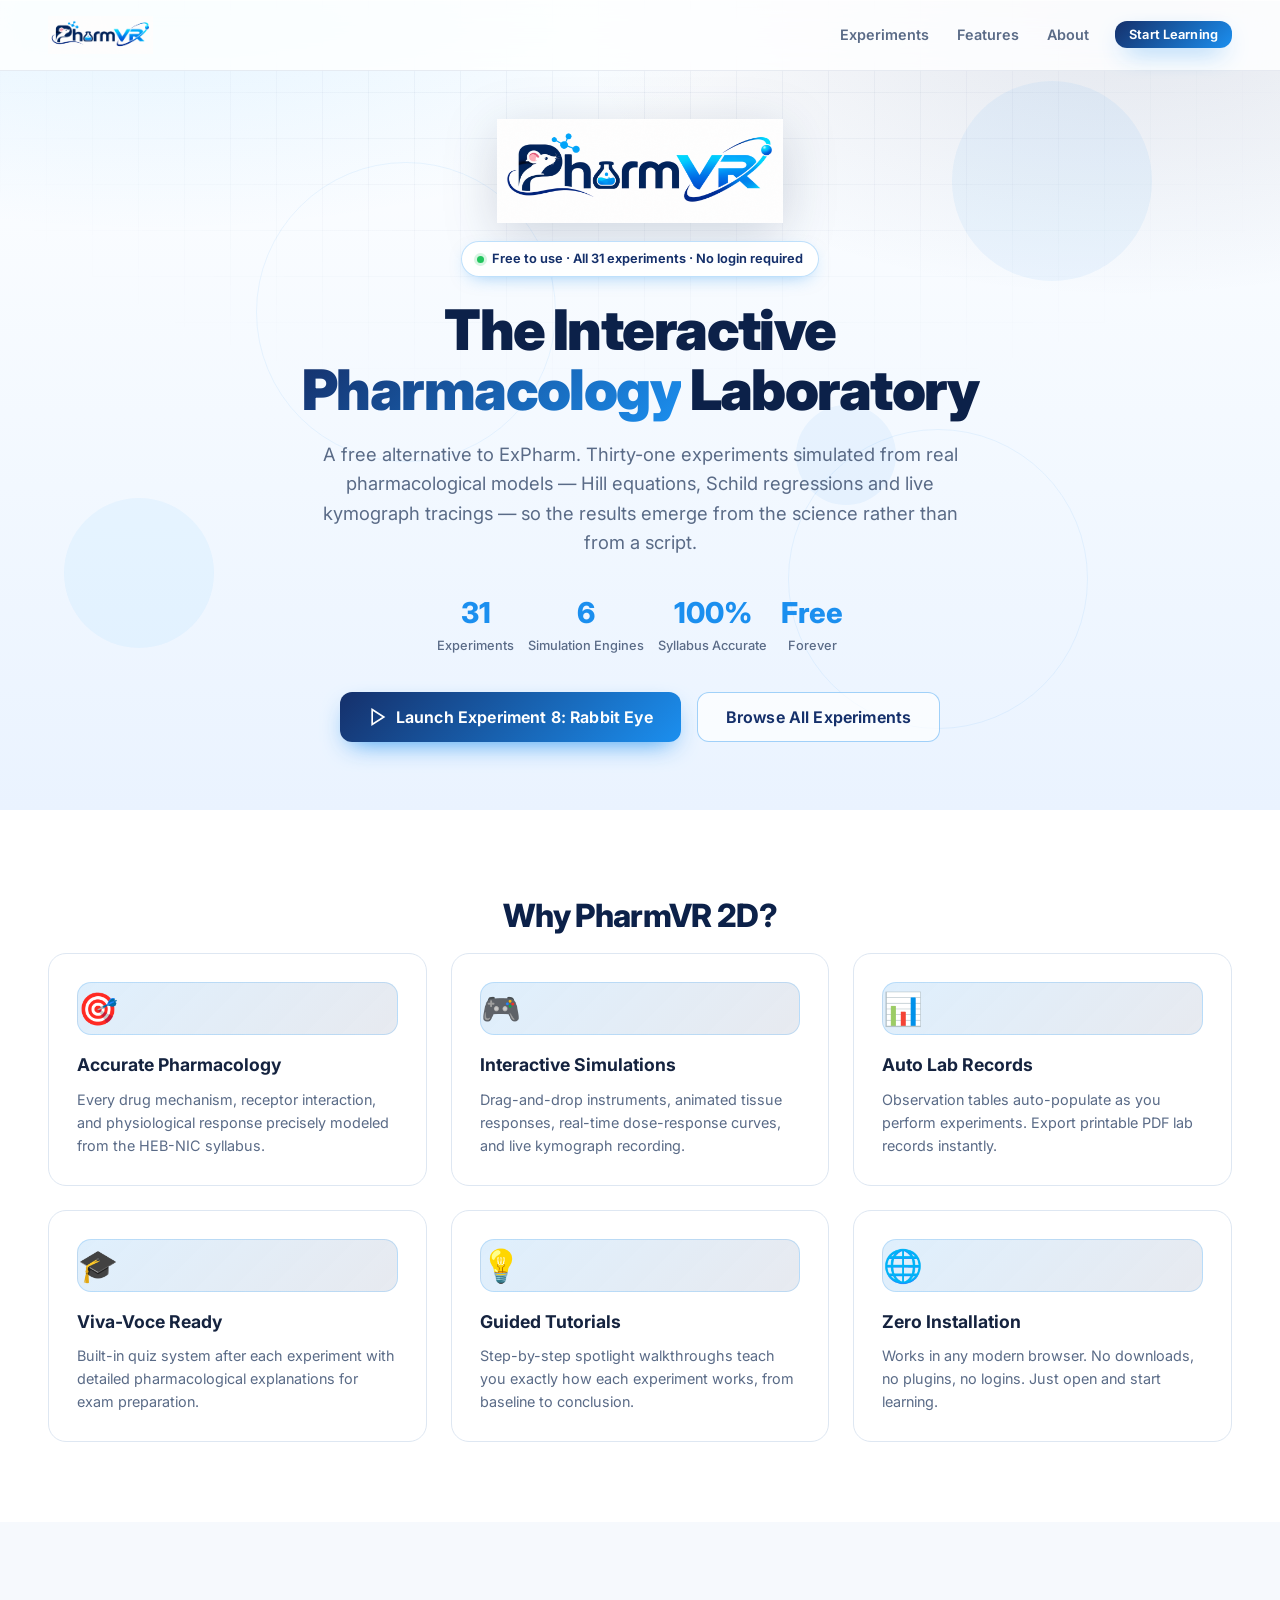
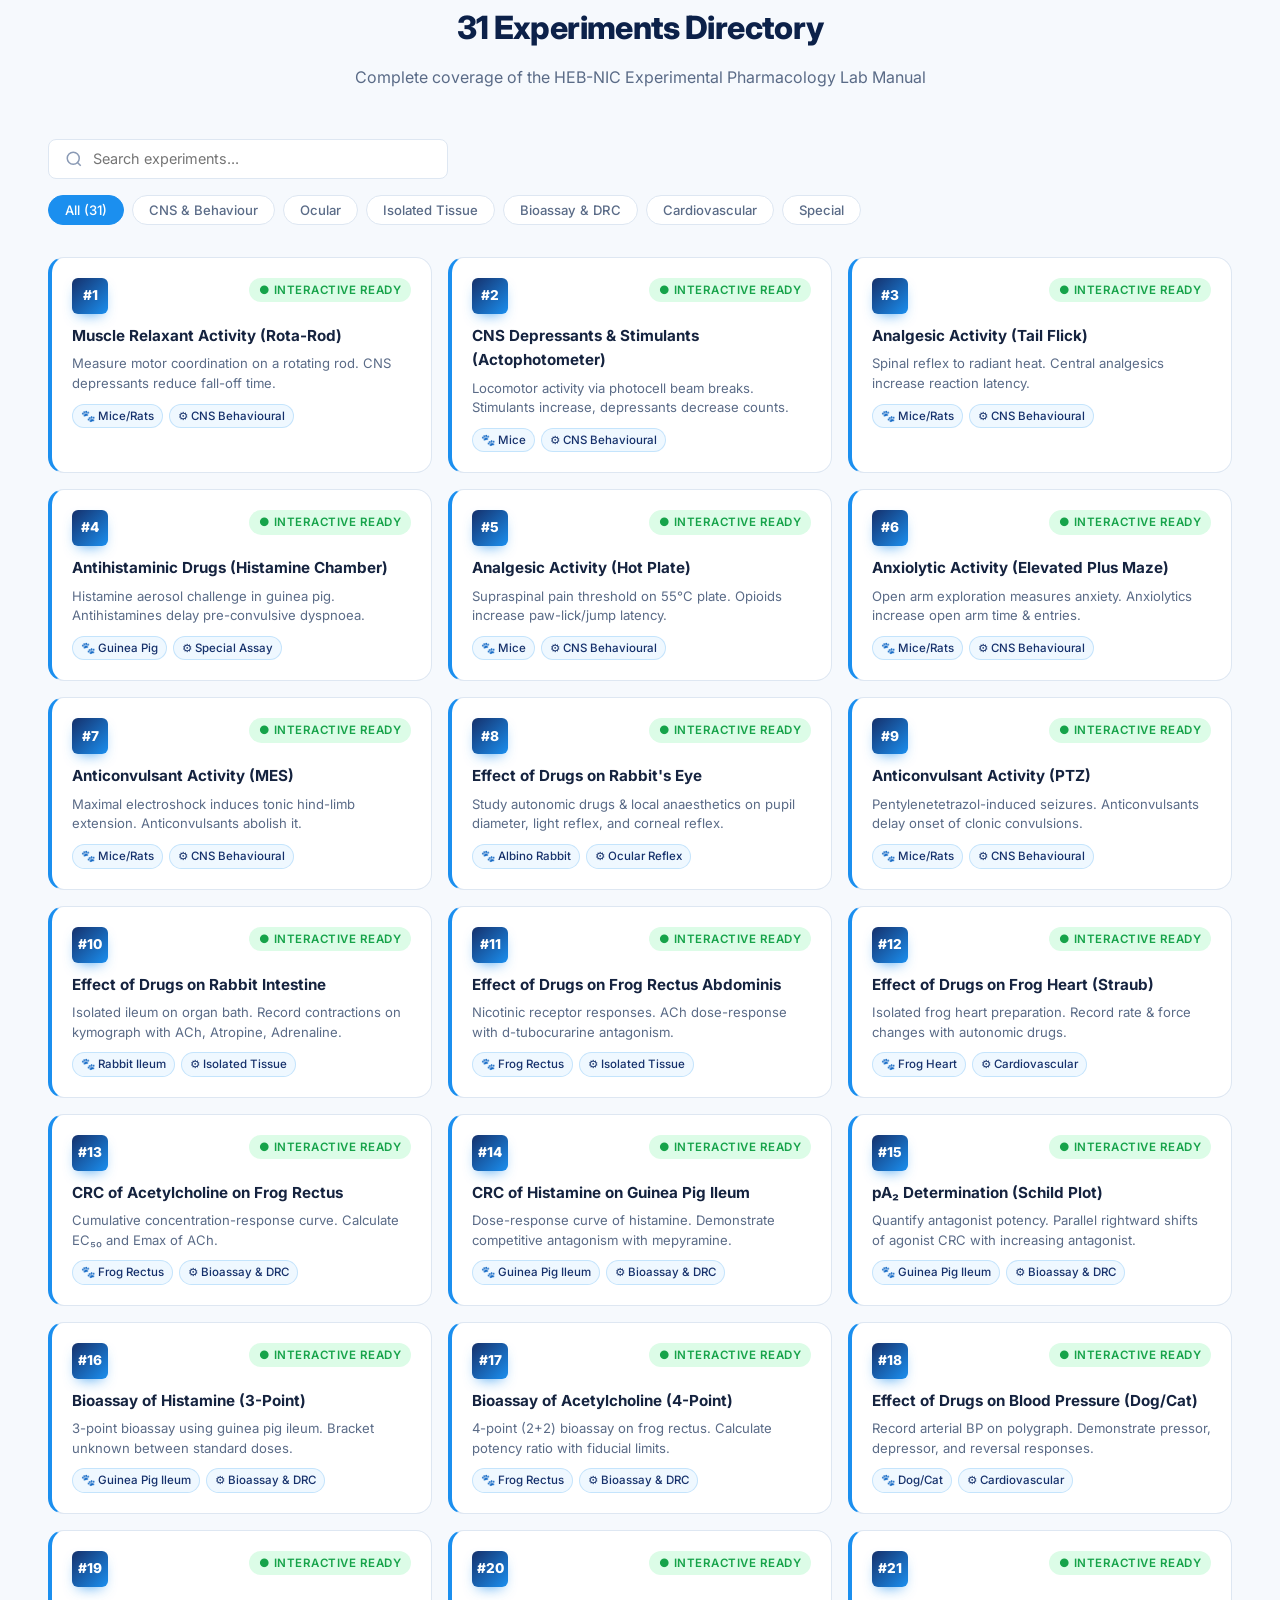
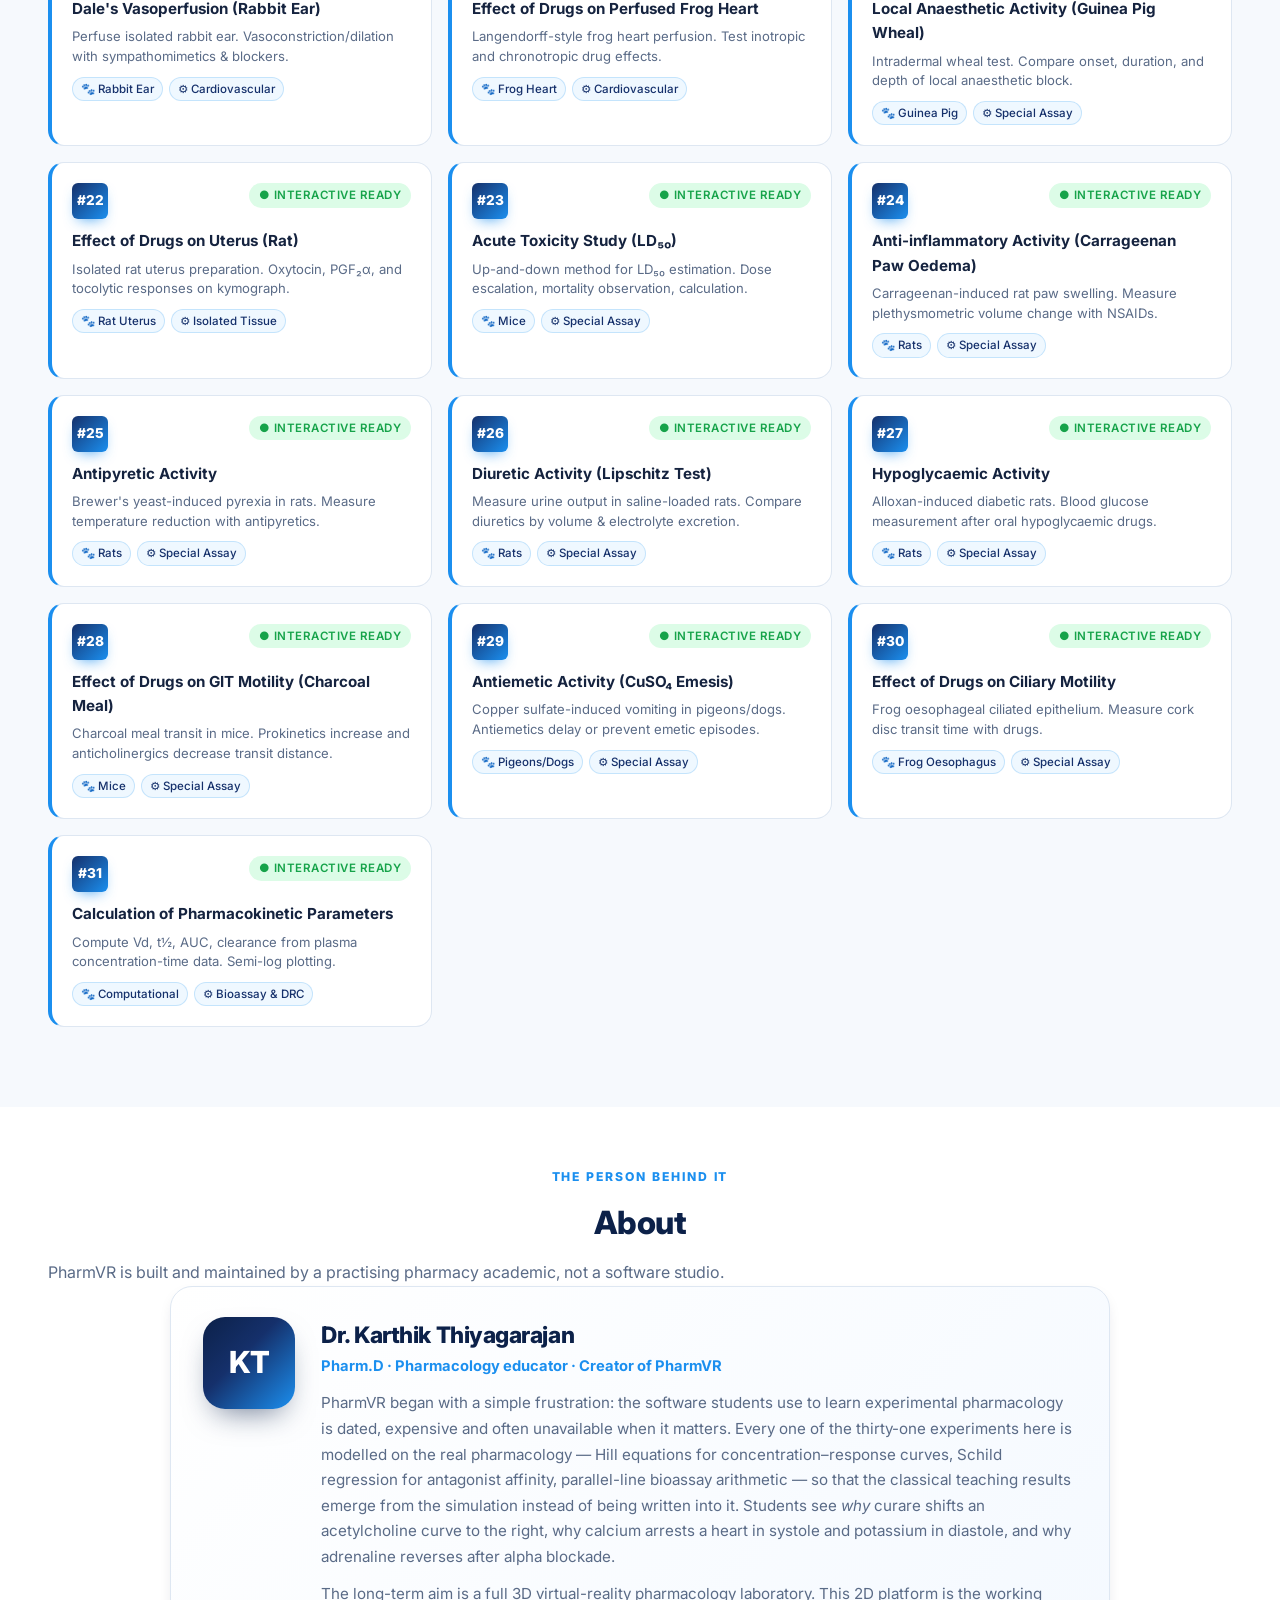
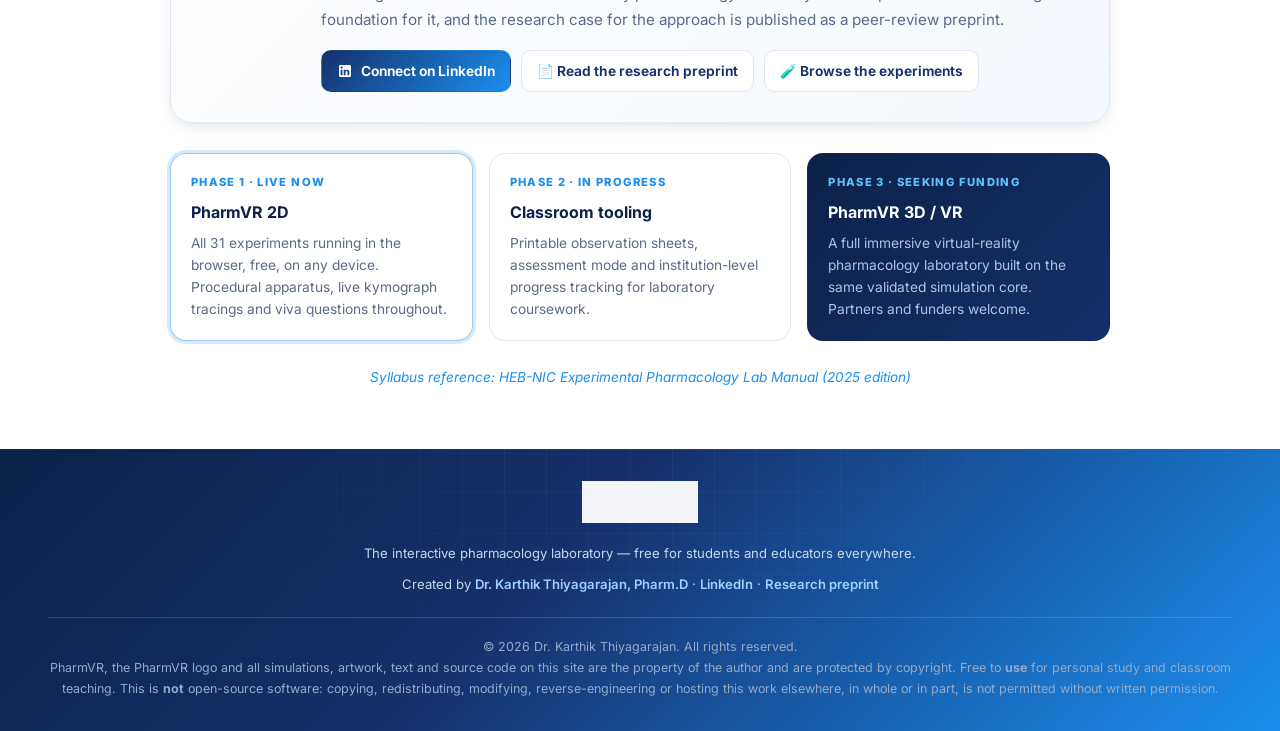
<file: index.html>
<!DOCTYPE html>
<html lang="en">
<head>
    <meta charset="UTF-8">
    <meta name="viewport" content="width=device-width, initial-scale=1.0">
    <title>PharmVR 2D — Free ExPharm Alternative | Interactive Pharmacology Lab Simulator</title>
    <meta name="description" content="Free alternative to ExPharm. PharmVR 2D features 31 interactive pharmacology experiments with real-time 2D simulations, animated lab animals, and viva-voce assessments for pharmacy students.">
    <meta name="keywords" content="expharm alternative, free pharmacology lab, interactive pharmacology simulator, pharmacology experiments, virtual pharmacology lab, lab rat simulator, pharmacy education, computer-assisted learning">
    <meta name="author" content="Karthik Thiyagarajan">
    <meta name="google-site-verification" content="QQ0Q0cNfTvMGvl5bljlnndUcc_mFA-Au18JLr-3xh98">
    <meta property="og:title" content="PharmVR 2D — Interactive Pharmacology Lab">
    <meta property="og:description" content="Free 2D interactive pharmacology lab. 31 experiments with real-time simulations, animated graphics, and viva-voce assessments.">
    <meta property="og:image" content="https://pharmvr.github.io/assets/logo.png">
    <meta property="og:url" content="https://pharmvr.github.io/">
    <meta property="og:type" content="website">
    <meta name="twitter:card" content="summary_large_image">
    <meta name="twitter:title" content="PharmVR 2D — Interactive Pharmacology Lab">
    <meta name="twitter:description" content="Free alternative to ExPharm. PharmVR 2D features 31 interactive pharmacology experiments with real-time 2D simulations for pharmacy students.">
    <link rel="canonical" href="https://pharmvr.github.io/">
    <link rel="icon" type="image/svg+xml" href="assets/favicon.svg">
    <link rel="alternate icon" type="image/png" href="assets/favicon.png">
    <meta name="theme-color" content="#0C2149">
    <meta name="copyright" content="© Dr. Karthik Thiyagarajan. All rights reserved.">
    <script type="application/ld+json">
    {
        "@context": "https://schema.org",
        "@type": "SoftwareApplication",
        "name": "PharmVR 2D",
        "description": "Free alternative to ExPharm. Interactive pharmacology lab simulator with 31 experiments.",
        "url": "https://pharmvr.github.io/",
        "applicationCategory": "EducationalApplication",
        "offers": {
            "@type": "Offer",
            "price": "0",
            "priceCurrency": "USD"
        },
        "author": {
            "@type": "Person",
            "name": "Karthik Thiyagarajan",
            "url": "https://www.linkedin.com/in/karthik-thiyagarajan/"
        },
        "aggregateRating": {
            "@type": "AggregateRating",
            "ratingValue": "5",
            "ratingCount": "1"
        },
        "keywords": "expharm alternative, pharmacology lab, interactive simulator, pharmacy education"
    }
    </script>
    <link rel="apple-touch-icon" href="assets/pharmvr-logo.png">
    <link rel="stylesheet" href="css/main.css">
    <link rel="stylesheet" href="css/experiment.css">
    <link rel="stylesheet" href="css/tutorial.css">
    <link rel="stylesheet" href="css/lab2.css">
    <link rel="stylesheet" href="css/brand.css">
    <link rel="preconnect" href="https://fonts.googleapis.com">
    <link rel="preconnect" href="https://fonts.gstatic.com" crossorigin>
    <link href="https://fonts.googleapis.com/css2?family=Inter:wght@300;400;500;600;700;800;900&family=JetBrains+Mono:wght@400;500;600&display=swap" rel="stylesheet">
</head>
<body>
    <!-- ============================================ -->
    <!-- LANDING PAGE                                 -->
    <!-- ============================================ -->
    <div id="landing-page" class="page active">
        <!-- Hero Section -->
        <header class="hero">
            <nav class="nav-bar">
                <a class="nav-brand" href="#" onclick="goHome();return false;" aria-label="PharmVR home">
                    <img class="brand-logo" src="assets/pharmvr-logo.png" alt="PharmVR" draggable="false">
                </a>
                <div class="nav-links">
                    <a href="#experiments" class="nav-link">Experiments</a>
                    <a href="#features" class="nav-link">Features</a>
                    <a href="#about" class="nav-link">About</a>
                    <button class="btn btn-primary btn-sm" onclick="scrollToExperiments()">Start Learning</button>
                </div>
                <button class="mobile-menu-btn" onclick="toggleMobileMenu()">
                    <span></span><span></span><span></span>
                </button>
            </nav>

            <div class="hero-content">
                <img class="hero-logo" src="assets/pharmvr-logo.png" alt="PharmVR" draggable="false">
                <div class="hero-badge"><span class="dot"></span> Free to use · All 31 experiments · No login required</div>
                <h1 class="hero-title">
                    The Interactive <span class="grad">Pharmacology</span> Laboratory
                </h1>
                <p class="hero-subtitle">
                    A free alternative to ExPharm. Thirty-one experiments simulated from real pharmacological models —
                    Hill equations, Schild regressions and live kymograph tracings — so the results emerge from the
                    science rather than from a script.
                </p>
                <div class="hero-stats">
                    <div class="stat">
                        <span class="stat-num">31</span>
                        <span class="stat-label">Experiments</span>
                    </div>
                    <div class="stat">
                        <span class="stat-num">6</span>
                        <span class="stat-label">Simulation Engines</span>
                    </div>
                    <div class="stat">
                        <span class="stat-num">100%</span>
                        <span class="stat-label">Syllabus Accurate</span>
                    </div>
                    <div class="stat">
                        <span class="stat-num">Free</span>
                        <span class="stat-label">Forever</span>
                    </div>
                </div>
                <div class="hero-actions">
                    <button class="btn btn-primary btn-lg" onclick="launchExperiment(8)">
                        <svg width="20" height="20" viewBox="0 0 24 24" fill="none" stroke="currentColor" stroke-width="2"><polygon points="5 3 19 12 5 21 5 3"/></svg>
                        Launch Experiment 8: Rabbit Eye
                    </button>
                    <button class="btn btn-outline btn-lg" onclick="scrollToExperiments()">
                        Browse All Experiments
                    </button>
                </div>
            </div>

            <!-- Animated background elements -->
            <div class="hero-bg-elements">
                <div class="bg-molecule bg-mol-1"></div>
                <div class="bg-molecule bg-mol-2"></div>
                <div class="bg-molecule bg-mol-3"></div>
                <div class="bg-pulse bg-pulse-1"></div>
                <div class="bg-pulse bg-pulse-2"></div>
            </div>
        </header>

        <!-- Features Section -->
        <section id="features" class="features-section">
            <h2 class="section-title">Why PharmVR 2D?</h2>
            <div class="features-grid">
                <div class="feature-card">
                    <div class="feature-icon">🎯</div>
                    <h3>Accurate Pharmacology</h3>
                    <p>Every drug mechanism, receptor interaction, and physiological response precisely modeled from the HEB-NIC syllabus.</p>
                </div>
                <div class="feature-card">
                    <div class="feature-icon">🎮</div>
                    <h3>Interactive Simulations</h3>
                    <p>Drag-and-drop instruments, animated tissue responses, real-time dose-response curves, and live kymograph recording.</p>
                </div>
                <div class="feature-card">
                    <div class="feature-icon">📊</div>
                    <h3>Auto Lab Records</h3>
                    <p>Observation tables auto-populate as you perform experiments. Export printable PDF lab records instantly.</p>
                </div>
                <div class="feature-card">
                    <div class="feature-icon">🎓</div>
                    <h3>Viva-Voce Ready</h3>
                    <p>Built-in quiz system after each experiment with detailed pharmacological explanations for exam preparation.</p>
                </div>
                <div class="feature-card">
                    <div class="feature-icon">💡</div>
                    <h3>Guided Tutorials</h3>
                    <p>Step-by-step spotlight walkthroughs teach you exactly how each experiment works, from baseline to conclusion.</p>
                </div>
                <div class="feature-card">
                    <div class="feature-icon">🌐</div>
                    <h3>Zero Installation</h3>
                    <p>Works in any modern browser. No downloads, no plugins, no logins. Just open and start learning.</p>
                </div>
            </div>
        </section>

        <!-- Experiments Directory -->
        <section id="experiments" class="experiments-section">
            <h2 class="section-title">31 Experiments Directory</h2>
            <p class="section-desc">Complete coverage of the HEB-NIC Experimental Pharmacology Lab Manual</p>
            
            <!-- Filters -->
            <div class="filter-bar">
                <div class="search-box">
                    <svg width="18" height="18" viewBox="0 0 24 24" fill="none" stroke="currentColor" stroke-width="2"><circle cx="11" cy="11" r="8"/><path d="m21 21-4.35-4.35"/></svg>
                    <input type="text" id="exp-search" placeholder="Search experiments..." oninput="filterExperiments()">
                </div>
                <div class="filter-tags">
                    <button class="filter-tag active" data-filter="all" onclick="setFilter('all')">All (31)</button>
                    <button class="filter-tag" data-filter="cns" onclick="setFilter('cns')">CNS & Behaviour</button>
                    <button class="filter-tag" data-filter="ocular" onclick="setFilter('ocular')">Ocular</button>
                    <button class="filter-tag" data-filter="tissue" onclick="setFilter('tissue')">Isolated Tissue</button>
                    <button class="filter-tag" data-filter="bioassay" onclick="setFilter('bioassay')">Bioassay & DRC</button>
                    <button class="filter-tag" data-filter="cardio" onclick="setFilter('cardio')">Cardiovascular</button>
                    <button class="filter-tag" data-filter="special" onclick="setFilter('special')">Special</button>
                </div>
            </div>

            <!-- Experiment Cards Grid -->
            <div id="exp-grid" class="exp-grid">
                <!-- Populated by JS -->
            </div>
        </section>

        <!-- About -->
        <section id="about" class="about-section">
            <span class="section-eyebrow">The person behind it</span>
            <h2 class="section-title">About</h2>
            <p class="section-subtitle">PharmVR is built and maintained by a practising pharmacy academic, not a software studio.</p>

            <div class="author-card">
                <div class="author-mark">KT</div>
                <div>
                    <div class="author-name">Dr. Karthik Thiyagarajan</div>
                    <div class="author-role">Pharm.D · Pharmacology educator · Creator of PharmVR</div>
                    <p class="author-bio">
                        PharmVR began with a simple frustration: the software students use to learn experimental
                        pharmacology is dated, expensive and often unavailable when it matters. Every one of the
                        thirty-one experiments here is modelled on the real pharmacology — Hill equations for
                        concentration–response curves, Schild regression for antagonist affinity, parallel-line
                        bioassay arithmetic — so that the classical teaching results emerge from the simulation
                        instead of being written into it. Students see <em>why</em> curare shifts an acetylcholine
                        curve to the right, why calcium arrests a heart in systole and potassium in diastole, and
                        why adrenaline reverses after alpha blockade.
                    </p>
                    <p class="author-bio">
                        The long-term aim is a full 3D virtual-reality pharmacology laboratory. This 2D platform is
                        the working foundation for it, and the research case for the approach is published as a
                        peer-review preprint.
                    </p>
                    <div class="author-links">
                        <a class="author-link primary" href="https://www.linkedin.com/in/karthik-thiyagarajan/" target="_blank" rel="noopener">
                            <svg width="16" height="16" viewBox="0 0 24 24" fill="currentColor"><path d="M19 3A2 2 0 0 1 21 5v14a2 2 0 0 1-2 2H5a2 2 0 0 1-2-2V5a2 2 0 0 1 2-2h14m-.5 15.5v-5.3a3.26 3.26 0 0 0-3.26-3.26c-.85 0-1.84.52-2.32 1.3v-1.11h-2.79v8.37h2.79v-4.93c0-.77.62-1.4 1.39-1.4a1.4 1.4 0 0 1 1.4 1.4v4.93h2.79M6.88 8.56a1.68 1.68 0 0 0 1.68-1.68c0-.93-.75-1.69-1.68-1.69a1.69 1.69 0 0 0-1.69 1.69c0 .92.76 1.68 1.69 1.68m1.39 9.94v-8.37H5.5v8.37h2.77z"/></svg>
                            Connect on LinkedIn
                        </a>
                        <a class="author-link" href="https://www.preprints.org/manuscript/202507.0959" target="_blank" rel="noopener">
                            📄 Read the research preprint
                        </a>
                        <a class="author-link" href="#experiments">🧪 Browse the experiments</a>
                    </div>
                </div>
            </div>

            <div class="roadmap">
                <div class="roadmap-item now">
                    <span class="phase">Phase 1 · Live now</span>
                    <h4>PharmVR 2D</h4>
                    <p>All 31 experiments running in the browser, free, on any device. Procedural apparatus, live
                       kymograph tracings and viva questions throughout.</p>
                </div>
                <div class="roadmap-item">
                    <span class="phase">Phase 2 · In progress</span>
                    <h4>Classroom tooling</h4>
                    <p>Printable observation sheets, assessment mode and institution-level progress tracking for
                       laboratory coursework.</p>
                </div>
                <div class="roadmap-item next">
                    <span class="phase">Phase 3 · Seeking funding</span>
                    <h4>PharmVR 3D / VR</h4>
                    <p>A full immersive virtual-reality pharmacology laboratory built on the same validated
                       simulation core. Partners and funders welcome.</p>
                </div>
            </div>

            <p class="about-note" style="text-align:center;margin-top:26px">
                Syllabus reference: HEB-NIC Experimental Pharmacology Lab Manual (2025 edition)
            </p>
        </section>

        <footer class="footer">
            <img class="footer-logo" src="assets/pharmvr-logo.png" alt="PharmVR" draggable="false">
            <p>The interactive pharmacology laboratory — free for students and educators everywhere.</p>
            <p style="margin-top:10px">
                Created by <a href="https://www.linkedin.com/in/karthik-thiyagarajan/" target="_blank" rel="noopener">Dr. Karthik Thiyagarajan, Pharm.D</a>
                · <a href="https://www.linkedin.com/in/karthik-thiyagarajan/" target="_blank" rel="noopener">LinkedIn</a>
                · <a href="https://www.preprints.org/manuscript/202507.0959" target="_blank" rel="noopener">Research preprint</a>
            </p>
            <div class="footer-legal">
                © 2026 Dr. Karthik Thiyagarajan. All rights reserved.<br>
                PharmVR, the PharmVR logo and all simulations, artwork, text and source code on this site are the
                property of the author and are protected by copyright. Free to <strong>use</strong> for personal study
                and classroom teaching. This is <strong>not</strong> open-source software: copying, redistributing,
                modifying, reverse-engineering or hosting this work elsewhere, in whole or in part, is not permitted
                without written permission.
            </div>
        </footer>
    </div>

    <!-- ============================================ -->
    <!-- EXPERIMENT PAGE (Experiment 8 - Rabbit Eye)  -->
    <!-- ============================================ -->
    <div id="experiment-page" class="page">
        <!-- Top Bar -->
        <div class="lab-topbar">
            <button class="btn-back" onclick="goHome()">
                <svg width="20" height="20" viewBox="0 0 24 24" fill="none" stroke="currentColor" stroke-width="2"><path d="M19 12H5M12 19l-7-7 7-7"/></svg>
                Back to Lab
            </button>
            <div class="lab-title-bar">
                <span class="exp-badge">EXP 8</span>
                <span class="exp-title-text">Effect of Various Drugs on Rabbit's Eye</span>
            </div>
            <div class="lab-mode-selector">
                <button class="mode-btn active" data-mode="guided" onclick="setMode('guided')">📖 Guided</button>
                <button class="mode-btn" data-mode="practice" onclick="setMode('practice')">🔬 Practice</button>
                <button class="mode-btn" data-mode="exam" onclick="setMode('exam')">📝 Exam</button>
            </div>
        </div>

        <!-- Main Lab Area -->
        <div class="lab-container">
            <!-- Left Panel: Controls & Drug Rack -->
            <div class="lab-panel lab-left">
                <div class="panel-section">
                    <h3 class="panel-heading">
                        <svg width="16" height="16" viewBox="0 0 24 24" fill="none" stroke="currentColor" stroke-width="2"><path d="M9 3H5a2 2 0 0 0-2 2v4m6-6h10a2 2 0 0 1 2 2v4M9 3v18m0 0h10a2 2 0 0 0 2-2V9M9 21H5a2 2 0 0 1-2-2V9m0 0h18"/></svg>
                        Drug Rack
                    </h3>
                    <div id="drug-rack" class="drug-rack">
                        <!-- Populated by JS -->
                    </div>
                </div>

                <div class="panel-section">
                    <h3 class="panel-heading">
                        <svg width="16" height="16" viewBox="0 0 24 24" fill="none" stroke="currentColor" stroke-width="2"><circle cx="12" cy="12" r="10"/><path d="M12 8v4l2 2"/></svg>
                        Experiment Controls
                    </h3>
                    <div class="controls-group">
                        <div class="eye-selector">
                            <label class="control-label">Active Eye</label>
                            <div class="toggle-group">
                                <button class="toggle-btn" id="btn-eye-left" onclick="switchEye('left')">
                                    👁️ Left (Control)
                                </button>
                                <button class="toggle-btn active" id="btn-eye-right" onclick="switchEye('right')">
                                    👁️ Right (Test)
                                </button>
                            </div>
                        </div>
                        <button class="btn btn-action btn-absorb" id="btn-absorb" onclick="advanceTime()">
                            ⏱️ Wait 8 min (Absorption)
                        </button>
                        <button class="btn btn-action btn-reset" onclick="resetRabbit()">
                            🐇 New Rabbit
                        </button>
                    </div>
                </div>

                <div class="panel-section">
                    <h3 class="panel-heading">
                        <svg width="16" height="16" viewBox="0 0 24 24" fill="none" stroke="currentColor" stroke-width="2"><path d="M12 20V10M18 20V4M6 20v-4"/></svg>
                        Score
                    </h3>
                    <div class="score-panel">
                        <div class="score-item">
                            <span class="score-label">Progress</span>
                            <div class="progress-bar">
                                <div class="progress-fill progress-score" id="progress-score"></div>
                            </div>
                            <span class="score-value" id="score-val">12</span>
                        </div>
                        <div class="score-item">
                            <span class="score-label">Doubt Meter</span>
                            <div class="progress-bar">
                                <div class="progress-fill progress-doubt" id="progress-doubt"></div>
                            </div>
                            <span class="score-value" id="doubt-val">0</span>
                        </div>
                        <div class="score-item">
                            <span class="score-label">Drugs Tested</span>
                            <span class="score-value" id="drugs-tested">0 / 5</span>
                        </div>
                    </div>
                </div>
            </div>

            <!-- Center: Main Canvas & Eye Visualization -->
            <div class="lab-center">
                <!-- Tool Inventory Bar -->
                <div class="tool-bar">
                    <button class="tool-btn" data-tool="caliper" onclick="useTool('caliper')" title="Vernier Caliper — Measure pupil diameter">
                        <div class="tool-icon">📏</div>
                        <span class="tool-name">Caliper</span>
                        <span class="tool-key">1</span>
                    </button>
                    <button class="tool-btn" data-tool="torch" onclick="useTool('torch')" title="Pen-Torch — Test light reflex">
                        <div class="tool-icon">🔦</div>
                        <span class="tool-name">Pen-Torch</span>
                        <span class="tool-key">2</span>
                    </button>
                    <button class="tool-btn" data-tool="cotton" onclick="useTool('cotton')" title="Cotton Wisp — Test corneal reflex">
                        <div class="tool-icon">🧶</div>
                        <span class="tool-name">Cotton Wisp</span>
                        <span class="tool-key">3</span>
                    </button>
                    <button class="tool-btn active" data-tool="dropper" onclick="useTool('dropper')" title="Dropper — Instil drug drops">
                        <div class="tool-icon">💧</div>
                        <span class="tool-name">Dropper</span>
                        <span class="tool-key">4</span>
                    </button>
                    <button class="tool-btn" data-tool="journal" onclick="toggleJournal()" title="Lab Journal — View observation table">
                        <div class="tool-icon">📓</div>
                        <span class="tool-name">Journal</span>
                        <span class="tool-key">5</span>
                    </button>
                </div>

                <!-- Rabbit Scene -->
                <div class="rabbit-scene" id="rabbit-scene">
                    <!-- Interactive Layered 2D Stage -->
                    <div class="rabbit-container">
                        <div class="game-stage-wrap" id="exp8-stage" style="width:640px;height:420px;">
                            <canvas id="rabbit-canvas" width="640" height="420"></canvas>
                            <div id="exp8-eye-target" class="drop-target-ring" style="left:454px;top:131px;width:62px;height:62px;"></div>
                            <div class="game-bench-dock" id="exp8-bench-dock"></div>
                        </div>
                        <div class="rabbit-label">🎮 Drag any instrument from the bench dock directly onto the Rabbit's Eye (or click bottles to switch drugs)</div>
                    </div>

                    <!-- Eye Close-up Magnifier -->
                    <div class="eye-magnifier" id="eye-magnifier">
                        <div class="magnifier-frame">
                            <div class="magnifier-label" id="magnifier-label">RIGHT EYE (Test)</div>
                            <canvas id="eye-canvas" width="280" height="280"></canvas>
                            <div class="eye-reading" id="eye-reading">Pupil: 5.5 mm</div>
                        </div>
                    </div>
                </div>

                <!-- Action Feedback -->
                <div class="feedback-bar" id="feedback-bar">
                    <div class="feedback-icon" id="feedback-icon">ℹ️</div>
                    <div class="feedback-text" id="feedback-text">Select a drug from the rack, then use the Dropper [4] to instil drops into the rabbit's eye.</div>
                </div>
            </div>

            <!-- Right Panel: Observation Table & Info -->
            <div class="lab-panel lab-right">
                <div class="panel-section">
                    <h3 class="panel-heading">
                        <svg width="16" height="16" viewBox="0 0 24 24" fill="none" stroke="currentColor" stroke-width="2"><rect x="3" y="3" width="18" height="18" rx="2"/><path d="M3 9h18M9 21V9"/></svg>
                        Observation Table
                    </h3>
                    <div class="obs-table-container" id="obs-table-container">
                        <table class="obs-table" id="obs-table">
                            <thead>
                                <tr>
                                    <th>Drug</th>
                                    <th>Pupil (mm)</th>
                                    <th>Light Ref.</th>
                                    <th>Corneal Ref.</th>
                                </tr>
                            </thead>
                            <tbody id="obs-tbody">
                                <!-- Populated by JS -->
                            </tbody>
                        </table>
                    </div>
                </div>

                <div class="panel-section">
                    <h3 class="panel-heading">
                        <svg width="16" height="16" viewBox="0 0 24 24" fill="none" stroke="currentColor" stroke-width="2"><path d="M2 3h6a4 4 0 0 1 4 4v14a3 3 0 0 0-3-3H2zM22 3h-6a4 4 0 0 0-4 4v14a3 3 0 0 1 3-3h7z"/></svg>
                        Drug Info
                    </h3>
                    <div class="drug-info-panel" id="drug-info">
                        <div class="drug-info-name" id="info-drug-name">Atropine (1%)</div>
                        <div class="drug-info-class" id="info-drug-class">Parasympatholytic (blocks M₃ receptors on circular sphincter)</div>
                        <div class="drug-info-summary" id="info-drug-summary">Blocks M₃ receptors on circular muscle → mydriasis & paralysis of pupillary light reflex.</div>
                        <div class="drug-info-expected">
                            <div class="info-row">
                                <span class="info-label">Expected Pupil:</span>
                                <span class="info-value" id="info-pupil">Mydriasis (Dilated)</span>
                            </div>
                            <div class="info-row">
                                <span class="info-label">Light Reflex:</span>
                                <span class="info-value" id="info-light">Absent</span>
                            </div>
                            <div class="info-row">
                                <span class="info-label">Corneal Reflex:</span>
                                <span class="info-value" id="info-corneal">Present</span>
                            </div>
                        </div>
                    </div>
                </div>

                <div class="panel-section">
                    <button class="btn btn-primary btn-block" onclick="startViva()">
                        🎓 Take Viva Voce Quiz
                    </button>
                    <button class="btn btn-outline btn-block" onclick="exportLabRecord()" style="margin-top: 8px;">
                        📄 Export Lab Record (PDF)
                    </button>
                </div>
            </div>
        </div>
    </div>

    <!-- ============================================ -->
    <!-- UNIVERSAL LAB PAGE (Exps 1-7, 9-31)          -->
    <!-- ============================================ -->
    <div id="universal-lab-page" class="page">
        <div class="lab-topbar">
            <button class="btn-back" onclick="goHome()">
                <svg width="20" height="20" viewBox="0 0 24 24" fill="none" stroke="currentColor" stroke-width="2"><path d="M19 12H5M12 19l-7-7 7-7"/></svg>
                Back to Lab
            </button>
            <div class="lab-title-bar">
                <span class="exp-badge" id="uni-exp-badge">EXP 1</span>
                <span class="exp-title-text" id="uni-exp-title">Experiment Title</span>
            </div>
            <div class="exp-status live" id="uni-engine-badge">Simulation Engine</div>
        </div>
        <div id="universal-lab-mount"></div>
    </div>

    <!-- ============================================ -->
    <!-- VIVA VOCE MODAL                              -->
    <!-- ============================================ -->
    <div class="modal-overlay" id="viva-modal">
        <div class="modal viva-modal">
            <div class="modal-header">
                <h2>🎓 Viva Voce — Experiment 8</h2>
                <button class="modal-close" onclick="closeViva()">✕</button>
            </div>
            <div class="viva-progress">
                <div class="viva-progress-bar">
                    <div class="viva-progress-fill" id="viva-progress-fill"></div>
                </div>
                <span id="viva-qnum">Question 1 of 5</span>
            </div>
            <div class="viva-body" id="viva-body">
                <p class="viva-question" id="viva-question"></p>
                <div class="viva-options" id="viva-options"></div>
                <div class="viva-explanation hidden" id="viva-explanation"></div>
            </div>
            <div class="viva-footer">
                <button class="btn btn-primary" id="viva-next-btn" onclick="vivaNext()" style="display:none;">Next Question →</button>
                <div class="viva-score-display hidden" id="viva-score-display"></div>
            </div>
        </div>
    </div>

    <!-- ============================================ -->
    <!-- JOURNAL / LAB RECORD MODAL                   -->
    <!-- ============================================ -->
    <div class="modal-overlay" id="journal-modal">
        <div class="modal journal-modal">
            <div class="modal-header">
                <h2>📓 Lab Journal — Experiment 8</h2>
                <button class="modal-close" onclick="toggleJournal()">✕</button>
            </div>
            <div class="journal-body" id="journal-body">
                <div class="journal-section">
                    <h3>Experiment 8: Effect of Various Drugs on Rabbit's Eye</h3>
                    <p><strong>Aim:</strong> To study the effect of autonomic drugs and local anaesthetics on the pupil diameter, light reflex, and corneal reflex of the rabbit's eye.</p>
                    <p><strong>Animal:</strong> Albino Rabbit (unpigmented iris provides contrast for measurement)</p>
                    <p><strong>Control:</strong> Left Eye — Normal Saline (0.9%)</p>
                    <p><strong>Test:</strong> Right Eye — Drug under investigation</p>
                </div>
                <div class="journal-section">
                    <h3>Observation Table</h3>
                    <table class="journal-table" id="journal-table">
                        <thead>
                            <tr>
                                <th>Drug</th>
                                <th>Eye</th>
                                <th>Class / Mechanism</th>
                                <th>Baseline Pupil</th>
                                <th>Post-Drug Pupil</th>
                                <th>Light Reflex</th>
                                <th>Corneal Reflex</th>
                            </tr>
                        </thead>
                        <tbody id="journal-tbody"></tbody>
                    </table>
                </div>
                <div class="journal-section">
                    <h3>Key Conclusions</h3>
                    <ul>
                        <li><strong>Atropine vs Ephedrine:</strong> Both produce mydriasis but only Atropine abolishes the light reflex (M₃ block).</li>
                        <li><strong>Physostigmine:</strong> Causes miosis via AChE inhibition (↑ACh at M₃).</li>
                        <li><strong>Lignocaine:</strong> Only drug to abolish corneal reflex (Na⁺ channel block) without pupil change.</li>
                    </ul>
                </div>
            </div>
            <div class="journal-footer">
                <button class="btn btn-primary" onclick="exportLabRecord()">📄 Export as PDF</button>
                <button class="btn btn-outline" onclick="toggleJournal()">Close</button>
            </div>
        </div>
    </div>

    <!-- ============================================ -->
    <!-- TUTORIAL SPOTLIGHT OVERLAY                   -->
    <!-- ============================================ -->
    <div class="tutorial-overlay" id="tutorial-overlay">
        <div class="tutorial-spotlight" id="tutorial-spotlight"></div>
        <div class="tutorial-popover" id="tutorial-popover">
            <div class="tutorial-step-indicator" id="tutorial-step-indicator"></div>
            <h3 class="tutorial-title" id="tutorial-title"></h3>
            <p class="tutorial-text" id="tutorial-text"></p>
            <div class="tutorial-actions">
                <button class="btn btn-sm btn-outline" id="tutorial-skip" onclick="skipTutorial()">Skip Tutorial</button>
                <button class="btn btn-sm btn-primary" id="tutorial-next" onclick="nextTutorialStep()">Next →</button>
            </div>
        </div>
    </div>

    <!-- Scripts -->
    <script src="js/protect.js"></script>
    <script src="js/svg-assets.js"></script>
    <script src="js/drag-game.js"></script>
    <script src="js/pharmacology.js"></script>
    <script src="js/renderer.js"></script>
    <script src="js/experiments-data.js"></script>
    <script src="js/tutorial.js"></script>
    <script src="js/lab/core.js"></script>
    <script src="js/lab/rodent.js"></script>
    <script src="js/lab/guineapig.js"></script>
    <script src="js/lab/engine.js"></script>
    <script src="js/lab/pharm.js"></script>
    <script src="js/lab/kymograph.js"></script>
    <script src="js/lab/organbath.js"></script>
    <script src="js/lab/heartrig.js"></script>
    <script src="js/lab/exp/exp01-rotarod.js"></script>
    <script src="js/lab/exp/exp08-rabbiteye.js"></script>
    <script src="js/lab/exp/exp02-actophotometer.js"></script>
    <script src="js/lab/exp/exp03-tailflick.js"></script>
    <script src="js/lab/exp/exp04-histaminechamber.js"></script>
    <script src="js/lab/exp/exp05-hotplate.js"></script>
    <script src="js/lab/exp/exp06-epm.js"></script>
    <script src="js/lab/exp/exp07-mes.js"></script>
    <script src="js/lab/exp/exp09-ptz.js"></script>
    <script src="js/lab/exp/exp10-rabbitintestine.js"></script>
    <script src="js/lab/exp/exp11-frogrectus.js"></script>
    <script src="js/lab/exp/exp12-frogheart.js"></script>
    <script src="js/lab/exp/exp13-achcrc.js"></script>
    <script src="js/lab/exp/exp14-histaminecrc.js"></script>
    <script src="js/lab/exp/exp15-schild.js"></script>
    <script src="js/lab/exp/exp16-histaminebioassay.js"></script>
    <script src="js/lab/exp/exp17-achbioassay.js"></script>
    <script src="js/lab/exp/exp18-bloodpressure.js"></script>
    <script src="js/lab/exp/exp19-vasoperfusion.js"></script>
    <script src="js/lab/exp/exp20-perfusedheart.js"></script>
    <script src="js/lab/exp/exp21-localanaesthetic.js"></script>
    <script src="js/lab/exp/exp22-ratuterus.js"></script>
    <script src="js/lab/exp/exp23-ld50.js"></script>
    <script src="js/lab/exp/exp24-pawoedema.js"></script>
    <script src="js/lab/exp/exp25-antipyretic.js"></script>
    <script src="js/lab/exp/exp26-diuretic.js"></script>
    <script src="js/lab/exp/exp27-hypoglycaemic.js"></script>
    <script src="js/lab/exp/exp28-charcoalmeal.js"></script>
    <script src="js/lab/exp/exp29-antiemetic.js"></script>
    <script src="js/lab/exp/exp30-ciliarymotility.js"></script>
    <script src="js/lab/exp/exp31-pharmacokinetics.js"></script>
    <script src="js/app.js"></script>
</body>
</html>
</file>
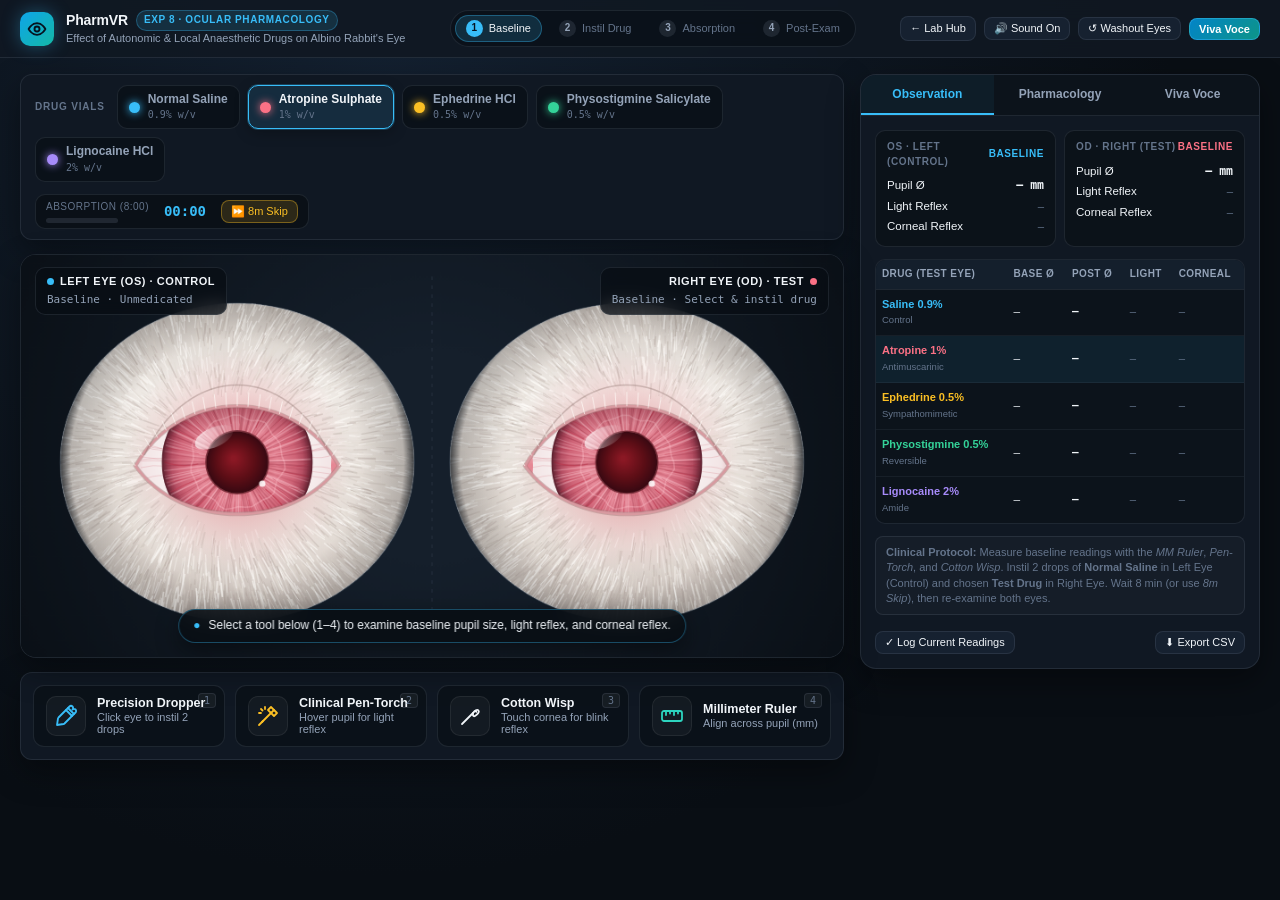
<file: experiment-8-rabbit-eye.html>
<!DOCTYPE html>
<html lang="en">
<head>
  <meta charset="UTF-8" />
  <meta name="viewport" content="width=device-width, initial-scale=1.0" />
  <title>PharmVR — Exp 8: Effect of Drugs on Rabbit's Eye</title>
  <style>
    :root {
      --bg-base: #090e14;
      --bg-panel: #101823;
      --bg-elevated: #162130;
      --bg-hover: #1d2b3e;
      --border-subtle: rgba(148, 163, 184, 0.14);
      --border-strong: rgba(148, 163, 184, 0.28);
      --text-primary: #f1f5f9;
      --text-secondary: #94a3b8;
      --text-muted: #64748b;
      --accent-cyan: #38bdf8;
      --accent-teal: #2dd4bf;
      --accent-amber: #fbbf24;
      --accent-rose: #fb7185;
      --accent-violet: #a78bfa;
      --accent-emerald: #34d399;
      --radius-sm: 8px;
      --radius-md: 12px;
      --radius-lg: 16px;
      --font-sans: "Inter", -apple-system, BlinkMacSystemFont, "Segoe UI", Roboto, sans-serif;
      --font-mono: "JetBrains Mono", "SF Mono", Menlo, Consolas, monospace;
      --shadow-card: 0 12px 32px rgba(0, 0, 0, 0.38);
    }

    * {
      box-sizing: border-box;
      margin: 0;
      padding: 0;
      user-select: none;
      -webkit-user-select: none;
    }

    html, body {
      height: 100%;
      background: radial-gradient(circle at 30% 10%, #132030 0%, var(--bg-base) 65%);
      color: var(--text-primary);
      font-family: var(--font-sans);
      font-size: 13px;
      line-height: 1.45;
      overflow-x: hidden;
    }

    /* Layout Shell */
    .app-shell {
      display: flex;
      flex-direction: column;
      min-height: 100vh;
      max-width: 1600px;
      margin: 0 auto;
    }

    /* Top Clinical Header */
    .top-bar {
      display: flex;
      align-items: center;
      justify-content: space-between;
      gap: 16px;
      padding: 10px 20px;
      background: rgba(16, 24, 35, 0.88);
      backdrop-filter: blur(12px);
      border-bottom: 1px solid var(--border-subtle);
      position: sticky;
      top: 0;
      z-index: 40;
      flex-wrap: wrap;
    }

    .brand {
      display: flex;
      align-items: center;
      gap: 12px;
    }

    .brand-mark {
      width: 34px;
      height: 34px;
      border-radius: 10px;
      background: linear-gradient(135deg, #0ea5e9, #14b8a6);
      display: grid;
      place-items: center;
      box-shadow: 0 0 18px rgba(56, 189, 248, 0.35);
      flex-shrink: 0;
    }

    .brand-title {
      font-weight: 700;
      font-size: 14px;
      letter-spacing: -0.01em;
      display: flex;
      align-items: center;
      gap: 8px;
    }

    .brand-badge {
      font-size: 10px;
      font-weight: 600;
      text-transform: uppercase;
      letter-spacing: 0.06em;
      padding: 2px 7px;
      border-radius: 999px;
      background: rgba(56, 189, 248, 0.14);
      color: var(--accent-cyan);
      border: 1px solid rgba(56, 189, 248, 0.3);
    }

    .brand-sub {
      font-size: 11px;
      color: var(--text-secondary);
    }

    /* Workflow Stepper */
    .stepper {
      display: flex;
      align-items: center;
      gap: 6px;
      background: rgba(9, 14, 20, 0.55);
      padding: 4px;
      border-radius: 999px;
      border: 1px solid var(--border-subtle);
    }

    .step-pill {
      display: flex;
      align-items: center;
      gap: 6px;
      padding: 5px 11px;
      border-radius: 999px;
      font-size: 11px;
      font-weight: 500;
      color: var(--text-muted);
      transition: all 0.2s ease;
    }

    .step-pill .step-num {
      width: 17px;
      height: 17px;
      border-radius: 50%;
      display: grid;
      place-items: center;
      font-size: 10px;
      font-weight: 700;
      background: rgba(148, 163, 184, 0.15);
      color: var(--text-secondary);
    }

    .step-pill.active {
      background: rgba(56, 189, 248, 0.16);
      color: var(--text-primary);
      box-shadow: inset 0 0 0 1px rgba(56, 189, 248, 0.35);
    }

    .step-pill.active .step-num {
      background: var(--accent-cyan);
      color: #06131f;
    }

    .step-pill.done {
      color: var(--accent-emerald);
    }

    .step-pill.done .step-num {
      background: rgba(52, 211, 153, 0.2);
      color: var(--accent-emerald);
    }

    /* Header Actions */
    .header-actions {
      display: flex;
      align-items: center;
      gap: 8px;
    }

    .btn {
      appearance: none;
      border: 1px solid var(--border-subtle);
      background: var(--bg-elevated);
      color: var(--text-primary);
      font-family: inherit;
      font-size: 12px;
      font-weight: 500;
      padding: 6px 12px;
      border-radius: var(--radius-sm);
      cursor: pointer;
      display: inline-flex;
      align-items: center;
      gap: 6px;
      transition: all 0.16s ease;
    }

    .btn:hover {
      background: var(--bg-hover);
      border-color: var(--border-strong);
    }

    .btn:active {
      transform: translateY(1px);
    }

    .btn-primary {
      background: linear-gradient(135deg, #0284c7, #0d9488);
      border-color: rgba(56, 189, 248, 0.45);
      color: #ffffff;
      font-weight: 600;
    }

    .btn-primary:hover {
      filter: brightness(1.1);
      border-color: rgba(56, 189, 248, 0.75);
    }

    .btn-amber {
      background: rgba(251, 191, 36, 0.14);
      border-color: rgba(251, 191, 36, 0.38);
      color: var(--accent-amber);
    }

    .btn-amber:hover {
      background: rgba(251, 191, 36, 0.24);
    }

    .btn-sm {
      padding: 4px 9px;
      font-size: 11px;
    }

    /* Main Workspace */
    .workspace {
      display: grid;
      grid-template-columns: minmax(0, 1fr) 400px;
      gap: 16px;
      padding: 16px 20px 20px;
      flex: 1;
      align-items: start;
    }

    @media (max-width: 1160px) {
      .workspace {
        grid-template-columns: 1fr;
      }
    }

    /* Left Stage Column */
    .stage-column {
      display: flex;
      flex-direction: column;
      gap: 14px;
      min-width: 0;
    }

    /* Drug Vial Rack */
    .vial-bar {
      display: flex;
      align-items: center;
      justify-content: space-between;
      gap: 12px;
      padding: 10px 14px;
      background: var(--bg-panel);
      border: 1px solid var(--border-subtle);
      border-radius: var(--radius-md);
      box-shadow: var(--shadow-card);
      flex-wrap: wrap;
    }

    .vial-group {
      display: flex;
      align-items: center;
      gap: 8px;
      flex-wrap: wrap;
    }

    .vial-label {
      font-size: 10px;
      font-weight: 700;
      text-transform: uppercase;
      letter-spacing: 0.08em;
      color: var(--text-muted);
      margin-right: 4px;
    }

    .vial-btn {
      display: flex;
      align-items: center;
      gap: 8px;
      padding: 6px 11px;
      border-radius: 10px;
      background: rgba(9, 14, 20, 0.65);
      border: 1px solid var(--border-subtle);
      color: var(--text-secondary);
      cursor: pointer;
      transition: all 0.16s ease;
      font-family: inherit;
    }

    .vial-btn:hover {
      border-color: var(--border-strong);
      color: var(--text-primary);
      background: rgba(22, 33, 48, 0.9);
    }

    .vial-btn.selected {
      background: rgba(56, 189, 248, 0.12);
      border-color: var(--accent-cyan);
      color: var(--text-primary);
      box-shadow: 0 0 0 1px rgba(56, 189, 248, 0.25), 0 4px 14px rgba(0, 0, 0, 0.25);
    }

    .vial-dot {
      width: 11px;
      height: 11px;
      border-radius: 50%;
      flex-shrink: 0;
      box-shadow: 0 0 8px currentColor;
    }

    .vial-info {
      text-align: left;
      line-height: 1.2;
    }

    .vial-name {
      font-size: 12px;
      font-weight: 600;
      display: block;
    }

    .vial-conc {
      font-size: 10px;
      color: var(--text-muted);
      font-family: var(--font-mono);
    }

    /* Timer Strip */
    .timer-widget {
      display: flex;
      align-items: center;
      gap: 10px;
      padding: 5px 10px;
      background: rgba(9, 14, 20, 0.72);
      border: 1px solid var(--border-subtle);
      border-radius: 10px;
    }

    .timer-clock {
      font-family: var(--font-mono);
      font-size: 14px;
      font-weight: 700;
      color: var(--accent-cyan);
      min-width: 52px;
      text-align: center;
    }

    .timer-meta {
      font-size: 10px;
      color: var(--text-muted);
      text-transform: uppercase;
      letter-spacing: 0.05em;
    }

    .progress-track {
      width: 72px;
      height: 5px;
      background: rgba(148, 163, 184, 0.16);
      border-radius: 999px;
      overflow: hidden;
      margin-top: 3px;
    }

    .progress-fill {
      height: 100%;
      width: 0%;
      background: linear-gradient(90deg, var(--accent-cyan), var(--accent-teal));
      transition: width 0.15s linear;
    }

    /* Main Photorealistic Examination Stage */
    .stage-card {
      position: relative;
      background: #0b1118;
      border: 1px solid var(--border-subtle);
      border-radius: var(--radius-lg);
      overflow: hidden;
      box-shadow: var(--shadow-card);
    }

    .stage-header-overlay {
      position: absolute;
      top: 12px;
      left: 14px;
      right: 14px;
      display: flex;
      justify-content: space-between;
      align-items: flex-start;
      pointer-events: none;
      z-index: 10;
    }

    .eye-badge {
      background: rgba(9, 14, 20, 0.76);
      backdrop-filter: blur(8px);
      border: 1px solid var(--border-subtle);
      border-radius: 10px;
      padding: 6px 11px;
      display: flex;
      flex-direction: column;
      gap: 2px;
    }

    .eye-badge-title {
      font-size: 11px;
      font-weight: 700;
      letter-spacing: 0.05em;
      text-transform: uppercase;
      display: flex;
      align-items: center;
      gap: 6px;
    }

    .eye-badge-sub {
      font-size: 11px;
      color: var(--text-secondary);
      font-family: var(--font-mono);
    }

    .status-dot {
      width: 7px;
      height: 7px;
      border-radius: 50%;
      display: inline-block;
    }

    .hud-toast {
      position: absolute;
      bottom: 14px;
      left: 50%;
      transform: translateX(-50%);
      background: rgba(9, 14, 20, 0.88);
      backdrop-filter: blur(10px);
      border: 1px solid rgba(56, 189, 248, 0.35);
      color: var(--text-primary);
      padding: 7px 14px;
      border-radius: 999px;
      font-size: 12px;
      font-weight: 500;
      display: flex;
      align-items: center;
      gap: 8px;
      pointer-events: none;
      z-index: 12;
      box-shadow: 0 8px 24px rgba(0, 0, 0, 0.45);
      transition: opacity 0.25s ease, transform 0.25s ease;
      white-space: nowrap;
      max-width: 92%;
      overflow: hidden;
      text-overflow: ellipsis;
    }

    .hud-toast.hidden {
      opacity: 0;
      transform: translate(-50%, 8px);
    }

    .canvas-wrap {
      position: relative;
      width: 100%;
      aspect-ratio: 920 / 450;
      background: #0c121a;
      touch-action: none;
    }

    #eyeCanvas {
      width: 100%;
      height: 100%;
      display: block;
    }

    #eyeCanvas.tool-active {
      cursor: none;
    }

    /* Sterile Instrument Tray */
    .tool-tray {
      display: grid;
      grid-template-columns: repeat(4, 1fr);
      gap: 10px;
      padding: 12px;
      background: var(--bg-panel);
      border: 1px solid var(--border-subtle);
      border-radius: var(--radius-md);
      box-shadow: var(--shadow-card);
    }

    @media (max-width: 680px) {
      .tool-tray {
        grid-template-columns: repeat(2, 1fr);
      }
    }

    .tool-card {
      position: relative;
      display: flex;
      align-items: center;
      gap: 11px;
      padding: 10px 12px;
      background: rgba(9, 14, 20, 0.65);
      border: 1px solid var(--border-subtle);
      border-radius: 11px;
      cursor: grab;
      transition: all 0.18s ease;
      text-align: left;
      color: var(--text-primary);
      font-family: inherit;
    }

    .tool-card:hover {
      background: var(--bg-elevated);
      border-color: var(--border-strong);
      transform: translateY(-1px);
    }

    .tool-card.active {
      background: linear-gradient(135deg, rgba(56, 189, 248, 0.16), rgba(45, 212, 191, 0.1));
      border-color: var(--accent-cyan);
      box-shadow: 0 0 0 1px rgba(56, 189, 248, 0.35), 0 8px 20px rgba(0, 0, 0, 0.3);
    }

    .tool-icon {
      width: 40px;
      height: 40px;
      border-radius: 10px;
      background: rgba(255, 255, 255, 0.04);
      border: 1px solid rgba(255, 255, 255, 0.07);
      display: grid;
      place-items: center;
      flex-shrink: 0;
    }

    .tool-title {
      font-size: 12.5px;
      font-weight: 600;
      display: block;
    }

    .tool-desc {
      font-size: 11px;
      color: var(--text-secondary);
      display: block;
      margin-top: 1px;
    }

    .kbd-hint {
      position: absolute;
      top: 7px;
      right: 8px;
      font-family: var(--font-mono);
      font-size: 10px;
      color: var(--text-muted);
      background: rgba(255, 255, 255, 0.05);
      border: 1px solid var(--border-subtle);
      padding: 1px 5px;
      border-radius: 4px;
    }

    /* Right Clinical Inspector Panel */
    .inspector-panel {
      background: var(--bg-panel);
      border: 1px solid var(--border-subtle);
      border-radius: var(--radius-lg);
      box-shadow: var(--shadow-card);
      display: flex;
      flex-direction: column;
      overflow: hidden;
    }

    .inspector-tabs {
      display: grid;
      grid-template-columns: repeat(3, 1fr);
      border-bottom: 1px solid var(--border-subtle);
      background: rgba(9, 14, 20, 0.5);
    }

    .tab-btn {
      appearance: none;
      background: transparent;
      border: none;
      border-bottom: 2px solid transparent;
      color: var(--text-secondary);
      font-family: inherit;
      font-size: 12px;
      font-weight: 600;
      padding: 12px 8px;
      cursor: pointer;
      transition: all 0.16s ease;
    }

    .tab-btn:hover {
      color: var(--text-primary);
      background: rgba(255, 255, 255, 0.02);
    }

    .tab-btn.active {
      color: var(--accent-cyan);
      border-bottom-color: var(--accent-cyan);
      background: rgba(56, 189, 248, 0.06);
    }

    .tab-pane {
      display: none;
      padding: 14px;
      flex-direction: column;
      gap: 12px;
    }

    .tab-pane.active {
      display: flex;
    }

    /* Live Telemetry Cards */
    .telemetry-grid {
      display: grid;
      grid-template-columns: 1fr 1fr;
      gap: 8px;
    }

    .telemetry-box {
      background: rgba(9, 14, 20, 0.58);
      border: 1px solid var(--border-subtle);
      border-radius: 10px;
      padding: 9px 11px;
    }

    .telemetry-head {
      display: flex;
      justify-content: space-between;
      align-items: center;
      font-size: 10px;
      font-weight: 700;
      text-transform: uppercase;
      letter-spacing: 0.06em;
      color: var(--text-muted);
      margin-bottom: 6px;
    }

    .telemetry-row {
      display: flex;
      justify-content: space-between;
      align-items: center;
      font-size: 11.5px;
      padding: 2px 0;
    }

    .telemetry-val {
      font-family: var(--font-mono);
      font-weight: 600;
      color: var(--text-primary);
    }

    .pill-pos {
      color: var(--accent-emerald);
      background: rgba(52, 211, 153, 0.14);
      padding: 1px 6px;
      border-radius: 999px;
      font-size: 10.5px;
      font-weight: 600;
    }

    .pill-neg {
      color: var(--accent-rose);
      background: rgba(251, 113, 133, 0.16);
      padding: 1px 6px;
      border-radius: 999px;
      font-size: 10.5px;
      font-weight: 600;
    }

    .pill-pending {
      color: var(--text-muted);
      font-family: var(--font-mono);
      font-size: 10.5px;
    }

    /* Observation Table */
    .table-wrap {
      overflow-x: auto;
      border: 1px solid var(--border-subtle);
      border-radius: 10px;
      background: rgba(9, 14, 20, 0.5);
    }

    table.obs-table {
      width: 100%;
      border-collapse: collapse;
      font-size: 11px;
    }

    .obs-table th {
      text-align: left;
      padding: 7px 6px;
      background: rgba(22, 33, 48, 0.85);
      color: var(--text-secondary);
      font-weight: 600;
      font-size: 10px;
      text-transform: uppercase;
      letter-spacing: 0.04em;
      border-bottom: 1px solid var(--border-subtle);
    }

    .obs-table td {
      padding: 7px 6px;
      border-bottom: 1px solid rgba(148, 163, 184, 0.08);
      vertical-align: middle;
    }

    .obs-table tr:last-child td {
      border-bottom: none;
    }

    .obs-table tr.row-active {
      background: rgba(56, 189, 248, 0.08);
    }

    .obs-drug-name {
      font-weight: 600;
      color: var(--text-primary);
      display: block;
    }

    .obs-drug-sub {
      font-size: 9.5px;
      color: var(--text-muted);
    }

    .cell-flash {
      animation: cellPulse 0.8s ease;
    }

    @keyframes cellPulse {
      0% { background: rgba(56, 189, 248, 0.35); }
      100% { background: transparent; }
    }

    /* Pharmacology Mechanism Card */
    .mech-card {
      background: rgba(9, 14, 20, 0.55);
      border: 1px solid var(--border-subtle);
      border-radius: 11px;
      padding: 12px;
      display: flex;
      flex-direction: column;
      gap: 8px;
    }

    .mech-header {
      display: flex;
      justify-content: space-between;
      align-items: center;
      gap: 8px;
    }

    .mech-title {
      font-size: 13.5px;
      font-weight: 700;
    }

    .mech-class {
      font-size: 10px;
      font-weight: 600;
      padding: 2px 8px;
      border-radius: 999px;
      background: rgba(56, 189, 248, 0.14);
      color: var(--accent-cyan);
    }

    .mech-list {
      list-style: none;
      display: flex;
      flex-direction: column;
      gap: 6px;
      font-size: 12px;
      color: var(--text-secondary);
    }

    .mech-list li strong {
      color: var(--text-primary);
    }

    .schematic-box {
      background: rgba(9, 14, 20, 0.72);
      border: 1px solid var(--border-subtle);
      border-radius: 11px;
      padding: 10px;
    }

    .schematic-caption {
      font-size: 10px;
      text-transform: uppercase;
      letter-spacing: 0.07em;
      color: var(--text-muted);
      font-weight: 700;
      margin-bottom: 6px;
    }

    /* Viva Voce Quiz */
    .viva-progress {
      display: flex;
      justify-content: space-between;
      align-items: center;
      font-size: 11.5px;
      color: var(--text-secondary);
    }

    .viva-card {
      background: rgba(9, 14, 20, 0.58);
      border: 1px solid var(--border-subtle);
      border-radius: 11px;
      padding: 13px;
      display: flex;
      flex-direction: column;
      gap: 10px;
    }

    .viva-q {
      font-size: 13px;
      font-weight: 600;
      color: var(--text-primary);
      line-height: 1.45;
    }

    .viva-options {
      display: flex;
      flex-direction: column;
      gap: 7px;
    }

    .viva-opt {
      text-align: left;
      padding: 9px 11px;
      border-radius: 9px;
      background: rgba(22, 33, 48, 0.7);
      border: 1px solid var(--border-subtle);
      color: var(--text-primary);
      font-family: inherit;
      font-size: 12px;
      cursor: pointer;
      transition: all 0.15s ease;
    }

    .viva-opt:hover:not(:disabled) {
      border-color: var(--accent-cyan);
      background: rgba(56, 189, 248, 0.1);
    }

    .viva-opt.correct {
      background: rgba(52, 211, 153, 0.16);
      border-color: var(--accent-emerald);
      color: #d1fae5;
    }

    .viva-opt.wrong {
      background: rgba(251, 113, 133, 0.16);
      border-color: var(--accent-rose);
      color: #ffe4e6;
    }

    .viva-explain {
      font-size: 11.5px;
      line-height: 1.5;
      padding: 9px 11px;
      border-radius: 8px;
      background: rgba(56, 189, 248, 0.08);
      border-left: 3px solid var(--accent-cyan);
      color: #cbd5e1;
    }

    .panel-footer-actions {
      display: flex;
      justify-content: space-between;
      align-items: center;
      gap: 8px;
      padding-top: 4px;
    }

    .protocol-note {
      font-size: 11px;
      color: var(--text-muted);
      line-height: 1.4;
      background: rgba(255, 255, 255, 0.025);
      border: 1px solid var(--border-subtle);
      padding: 8px 10px;
      border-radius: 8px;
    }
  </style>
</head>
<body>
  <div class="app-shell">
    <!-- Top Header -->
    <header class="top-bar">
      <div class="brand">
        <div class="brand-mark" aria-hidden="true">
          <svg width="20" height="20" viewBox="0 0 24 24" fill="none" stroke="#06131f" stroke-width="2.3" stroke-linecap="round" stroke-linejoin="round">
            <path d="M2 12s3.5-7 10-7 10 7 10 7-3.5 7-10 7-10-7-10-7Z"/>
            <circle cx="12" cy="12" r="3"/>
          </svg>
        </div>
        <div>
          <div class="brand-title">
            PharmVR
            <span class="brand-badge">Exp 8 · Ocular Pharmacology</span>
          </div>
          <div class="brand-sub">Effect of Autonomic & Local Anaesthetic Drugs on Albino Rabbit's Eye</div>
        </div>
      </div>

      <nav class="stepper" aria-label="Experiment Workflow">
        <div class="step-pill active" id="step-1"><span class="step-num">1</span>Baseline</div>
        <div class="step-pill" id="step-2"><span class="step-num">2</span>Instil Drug</div>
        <div class="step-pill" id="step-3"><span class="step-num">3</span>Absorption</div>
        <div class="step-pill" id="step-4"><span class="step-num">4</span>Post-Exam</div>
      </nav>

      <div class="header-actions">
        <a href="index.html" class="btn btn-sm" title="Return to All Experiments Hub" style="text-decoration:none; color:var(--text-primary);">← Lab Hub</a>
        <button class="btn btn-sm" id="btnSound" title="Toggle clinical sound cues">🔊 Sound On</button>
        <button class="btn btn-sm" id="btnWashout" title="Flush eyes with saline & reset current trial">↺ Washout Eyes</button>
        <button class="btn btn-sm btn-primary" id="btnQuickViva">Viva Voce</button>
      </div>
    </header>

    <!-- Main Workspace -->
    <main class="workspace">
      <!-- Left / Center Stage -->
      <section class="stage-column">
        <!-- Drug Vial Rack & Timer -->
        <div class="vial-bar">
          <div class="vial-group" id="vialRack">
            <span class="vial-label">Drug Vials</span>
            <!-- Populated by JS -->
          </div>

          <div class="timer-widget">
            <div>
              <div class="timer-meta">Absorption (8:00)</div>
              <div class="progress-track"><div class="progress-fill" id="absorptionBar"></div></div>
            </div>
            <div class="timer-clock" id="timerDisplay">00:00</div>
            <button class="btn btn-sm btn-amber" id="btnFastForward" title="Instant 8-minute time-lapse">⏩ 8m Skip</button>
          </div>
        </div>

        <!-- Dual Rabbit Eye Photorealistic Canvas -->
        <div class="stage-card">
          <div class="stage-header-overlay">
            <div class="eye-badge">
              <div class="eye-badge-title">
                <span class="status-dot" id="leftDot" style="background:#38bdf8"></span>
                Left Eye (OS) · Control
              </div>
              <div class="eye-badge-sub" id="leftStatusText">Baseline · Unmedicated</div>
            </div>

            <div class="eye-badge" style="text-align:right">
              <div class="eye-badge-title" style="justify-content:flex-end">
                Right Eye (OD) · Test
                <span class="status-dot" id="rightDot" style="background:#fb7185"></span>
              </div>
              <div class="eye-badge-sub" id="rightStatusText">Baseline · Select &amp; instil drug</div>
            </div>
          </div>

          <div class="canvas-wrap">
            <canvas id="eyeCanvas"></canvas>
          </div>

          <div class="hud-toast" id="hudToast">
            <span style="color:var(--accent-cyan)">●</span>
            <span id="hudToastText">Select a tool below (1–4) to examine baseline pupil size, light reflex, and corneal reflex.</span>
          </div>
        </div>

        <!-- Sterile Instrument Tray -->
        <div class="tool-tray" id="toolTray">
          <button class="tool-card" data-tool="dropper" draggable="false">
            <span class="kbd-hint">1</span>
            <div class="tool-icon">
              <svg width="24" height="24" viewBox="0 0 24 24" fill="none" stroke="#38bdf8" stroke-width="1.8" stroke-linecap="round" stroke-linejoin="round">
                <path d="m14 4 6 6"/>
                <path d="M18.5 5.5a2.12 2.12 0 0 0-3-3L12 6l6 6 3.5-3.5a2.12 2.12 0 0 0-3-3Z"/>
                <path d="m12 6-7.5 7.5a2 2 0 0 0-.5 1L3 21l6.5-1a2 2 0 0 0 1-.5L18 12"/>
              </svg>
            </div>
            <div>
              <span class="tool-title">Precision Dropper</span>
              <span class="tool-desc">Click eye to instil 2 drops</span>
            </div>
          </button>

          <button class="tool-card" data-tool="torch" draggable="false">
            <span class="kbd-hint">2</span>
            <div class="tool-icon">
              <svg width="24" height="24" viewBox="0 0 24 24" fill="none" stroke="#fbbf24" stroke-width="1.8" stroke-linecap="round" stroke-linejoin="round">
                <path d="M18 6 6 18"/>
                <path d="m15 3 6 6-3 3-6-6 3-3Z"/>
                <path d="M3 21l4-4"/>
                <path d="M9 3v2M3 9h2M5 5l1.5 1.5"/>
              </svg>
            </div>
            <div>
              <span class="tool-title">Clinical Pen-Torch</span>
              <span class="tool-desc">Hover pupil for light reflex</span>
            </div>
          </button>

          <button class="tool-card" data-tool="wisp" draggable="false">
            <span class="kbd-hint">3</span>
            <div class="tool-icon">
              <svg width="24" height="24" viewBox="0 0 24 24" fill="none" stroke="#f1f5f9" stroke-width="1.8" stroke-linecap="round" stroke-linejoin="round">
                <path d="M4 20 15 9"/>
                <path d="M15 9c1.5-2.5 4.2-4 5.5-2.5S19.5 10.5 17 12c-.8.4-1.6.1-2-.5Z"/>
                <path d="M16.5 7.5c.8-.5 1.8-.3 2 .4"/>
              </svg>
            </div>
            <div>
              <span class="tool-title">Cotton Wisp</span>
              <span class="tool-desc">Touch cornea for blink reflex</span>
            </div>
          </button>

          <button class="tool-card" data-tool="ruler" draggable="false">
            <span class="kbd-hint">4</span>
            <div class="tool-icon">
              <svg width="24" height="24" viewBox="0 0 24 24" fill="none" stroke="#2dd4bf" stroke-width="1.8" stroke-linecap="round" stroke-linejoin="round">
                <rect x="2" y="7" width="20" height="10" rx="2"/>
                <path d="M6 7v4M10 7v2.5M14 7v4M18 7v2.5"/>
              </svg>
            </div>
            <div>
              <span class="tool-title">Millimeter Ruler</span>
              <span class="tool-desc">Align across pupil (mm)</span>
            </div>
          </button>
        </div>
      </section>

      <!-- Right Clinical Inspector -->
      <aside class="inspector-panel">
        <div class="inspector-tabs">
          <button class="tab-btn active" data-tab="obs">Observation</button>
          <button class="tab-btn" data-tab="pharm">Pharmacology</button>
          <button class="tab-btn" data-tab="viva">Viva Voce</button>
        </div>

        <!-- Tab 1: Observation Table & Live Telemetry -->
        <div class="tab-pane active" id="tab-obs">
          <div class="telemetry-grid">
            <div class="telemetry-box">
              <div class="telemetry-head">
                <span>OS · Left (Control)</span>
                <span id="telLeftPhase" style="color:var(--accent-cyan)">Baseline</span>
              </div>
              <div class="telemetry-row">
                <span>Pupil Ø</span>
                <span class="telemetry-val" id="telLeftPupil">— mm</span>
              </div>
              <div class="telemetry-row">
                <span>Light Reflex</span>
                <span id="telLeftLight"><span class="pill-pending">Untested</span></span>
              </div>
              <div class="telemetry-row">
                <span>Corneal Reflex</span>
                <span id="telLeftCorneal"><span class="pill-pending">Untested</span></span>
              </div>
            </div>

            <div class="telemetry-box">
              <div class="telemetry-head">
                <span>OD · Right (Test)</span>
                <span id="telRightPhase" style="color:var(--accent-rose)">Baseline</span>
              </div>
              <div class="telemetry-row">
                <span>Pupil Ø</span>
                <span class="telemetry-val" id="telRightPupil">— mm</span>
              </div>
              <div class="telemetry-row">
                <span>Light Reflex</span>
                <span id="telRightLight"><span class="pill-pending">Untested</span></span>
              </div>
              <div class="telemetry-row">
                <span>Corneal Reflex</span>
                <span id="telRightCorneal"><span class="pill-pending">Untested</span></span>
              </div>
            </div>
          </div>

          <div class="table-wrap">
            <table class="obs-table">
              <thead>
                <tr>
                  <th>Drug (Test Eye)</th>
                  <th>Base Ø</th>
                  <th>Post Ø</th>
                  <th>Light</th>
                  <th>Corneal</th>
                </tr>
              </thead>
              <tbody id="obsTableBody">
                <!-- Populated dynamically -->
              </tbody>
            </table>
          </div>

          <div class="protocol-note">
            <strong>Clinical Protocol:</strong> Measure baseline readings with the <em>MM Ruler</em>, <em>Pen-Torch</em>, and <em>Cotton Wisp</em>. Instil 2 drops of <strong>Normal Saline</strong> in Left Eye (Control) and chosen <strong>Test Drug</strong> in Right Eye. Wait 8 min (or use <em>8m Skip</em>), then re-examine both eyes.
          </div>

          <div class="panel-footer-actions">
            <button class="btn btn-sm" id="btnCaptureAll" title="Log current eye state into table">✓ Log Current Readings</button>
            <button class="btn btn-sm" id="btnExportCSV">⬇ Export CSV</button>
          </div>
        </div>

        <!-- Tab 2: Pharmacology & Receptor Mechanism -->
        <div class="tab-pane" id="tab-pharm">
          <div class="mech-card" id="mechCard">
            <!-- Populated dynamically -->
          </div>

          <div class="schematic-box">
            <div class="schematic-caption">Ocular Autonomic &amp; Sensory Innervation Map</div>
            <svg viewBox="0 0 360 190" width="100%" height="190" id="receptorSvg" style="display:block">
              <defs>
                <marker id="arrCyan" viewBox="0 0 10 10" refX="8" refY="5" markerWidth="6" markerHeight="6" orient="auto-start-reverse">
                  <path d="M 0 1 L 10 5 L 0 9 z" fill="#38bdf8"/>
                </marker>
                <marker id="arrAmber" viewBox="0 0 10 10" refX="8" refY="5" markerWidth="6" markerHeight="6" orient="auto-start-reverse">
                  <path d="M 0 1 L 10 5 L 0 9 z" fill="#fbbf24"/>
                </marker>
                <marker id="arrRose" viewBox="0 0 10 10" refX="8" refY="5" markerWidth="6" markerHeight="6" orient="auto-start-reverse">
                  <path d="M 0 1 L 10 5 L 0 9 z" fill="#fb7185"/>
                </marker>
              </defs>

              <!-- Parasympathetic M3 Pathway -->
              <rect id="nodePara" x="8" y="12" width="132" height="44" rx="8" fill="#132234" stroke="#38bdf8" stroke-width="1.3"/>
              <text x="74" y="30" text-anchor="middle" fill="#e2e8f0" font-size="10.5" font-weight="700">Parasympathetic (CN III)</text>
              <text x="74" y="45" text-anchor="middle" fill="#38bdf8" font-size="9.5">ACh → M₃ Receptor</text>
              <line x1="140" y1="34" x2="200" y2="34" stroke="#38bdf8" stroke-width="1.8" marker-end="url(#arrCyan)"/>
              <rect id="effSphincter" x="206" y="12" width="146" height="44" rx="8" fill="#101c2b" stroke="#38bdf8" stroke-opacity="0.5"/>
              <text x="279" y="30" text-anchor="middle" fill="#f1f5f9" font-size="10.5" font-weight="700">Sphincter Pupillae</text>
              <text x="279" y="45" text-anchor="middle" fill="#94a3b8" font-size="9.5">Circular muscle → Miosis</text>

              <!-- Sympathetic Alpha-1 Pathway -->
              <rect id="nodeSymp" x="8" y="72" width="132" height="44" rx="8" fill="#1f1c14" stroke="#fbbf24" stroke-width="1.3"/>
              <text x="74" y="90" text-anchor="middle" fill="#e2e8f0" font-size="10.5" font-weight="700">Sympathetic (SCG)</text>
              <text x="74" y="105" text-anchor="middle" fill="#fbbf24" font-size="9.5">NE → α₁ Adrenoceptor</text>
              <line x1="140" y1="94" x2="200" y2="94" stroke="#fbbf24" stroke-width="1.8" marker-end="url(#arrAmber)"/>
              <rect id="effDilator" x="206" y="72" width="146" height="44" rx="8" fill="#1b1812" stroke="#fbbf24" stroke-opacity="0.5"/>
              <text x="279" y="90" text-anchor="middle" fill="#f1f5f9" font-size="10.5" font-weight="700">Dilator Pupillae</text>
              <text x="279" y="105" text-anchor="middle" fill="#94a3b8" font-size="9.5">Radial fibers → Mydriasis</text>

              <!-- Trigeminal Corneal Reflex Arc -->
              <rect id="nodeSensory" x="8" y="132" width="132" height="44" rx="8" fill="#23141c" stroke="#fb7185" stroke-width="1.3"/>
              <text x="74" y="150" text-anchor="middle" fill="#e2e8f0" font-size="10.5" font-weight="700">Corneal Sensory (CN V₁)</text>
              <text x="74" y="165" text-anchor="middle" fill="#fb7185" font-size="9.5">Voltage-gated Na⁺ channels</text>
              <line x1="140" y1="154" x2="200" y2="154" stroke="#fb7185" stroke-width="1.8" marker-end="url(#arrRose)"/>
              <rect id="effOrbicularis" x="206" y="132" width="146" height="44" rx="8" fill="#1e1319" stroke="#fb7185" stroke-opacity="0.5"/>
              <text x="279" y="150" text-anchor="middle" fill="#f1f5f9" font-size="10.5" font-weight="700">CN VII → Blink Reflex</text>
              <text x="279" y="165" text-anchor="middle" fill="#94a3b8" font-size="9.5">Orbicularis oculi closure</text>
            </svg>
          </div>

          <div class="protocol-note" id="clinicalPearl">
            <strong>Clinical Pearl:</strong> Both Atropine and Ephedrine cause mydriasis, but only <strong>Atropine</strong> abolishes the pupillary light reflex because it blocks M₃ receptors on the sphincter pupillae (passive mydriasis).
          </div>
        </div>

        <!-- Tab 3: Viva Voce Exam -->
        <div class="tab-pane" id="tab-viva">
          <div class="viva-progress">
            <span id="vivaCounter">Question 1 of 5</span>
            <span id="vivaScore" style="color:var(--accent-emerald);font-weight:600">Score: 0 / 5</span>
          </div>

          <div class="viva-card" id="vivaCard">
            <!-- Populated dynamically -->
          </div>

          <div class="panel-footer-actions">
            <button class="btn btn-sm" id="btnVivaPrev">← Prev</button>
            <button class="btn btn-sm" id="btnVivaReset">↺ Restart Quiz</button>
            <button class="btn btn-sm btn-primary" id="btnVivaNext">Next →</button>
          </div>
        </div>
      </aside>
    </main>
  </div>

  <script>
    (() => {
      "use strict";

      /* =========================================================================
       * 1. PHARMACOLOGY DATA MODEL (Clinically Verified ExPharm Exp 8 Parameters)
       * ========================================================================= */
      const PX_PER_MM = 11.5; // Calibrated exact scale: 11.5 logical px = 1.0 mm
      const ABSORPTION_DURATION = 480; // 8 minutes = 480 simulated seconds
      const BASELINE_PUPIL_MM = 6.0;

      const DRUGS = {
        saline: {
          id: "saline",
          name: "Normal Saline",
          conc: "0.9% w/v",
          shortName: "Saline 0.9%",
          color: "#38bdf8",
          fluidRgba: "rgba(186, 230, 253, 0.72)",
          className: "Isotonic Control",
          targetPupilMm: 6.0,
          torchConstrictMm: 3.1,
          lightReflex: true,
          cornealReflex: true,
          pathway: "none",
          summary: "Isotonic NaCl control solution. Produces no autonomic or sensory alteration.",
          mechanism: [
            "<strong>Site of Action:</strong> None (physiological isotonic vehicle).",
            "<strong>Pupil Diameter:</strong> Unchanged (~6.0 mm baseline).",
            "<strong>Light Reflex:</strong> Intact (+) — brisk sphincter pupillae constriction via CN II → III.",
            "<strong>Corneal Reflex:</strong> Intact (+) — immediate protective blink via CN V₁ → VII."
          ],
          pearl: "Always instil Normal Saline (0.9%) into the contralateral Left Eye (OS) to control for mechanical irritation, vehicle pH, and spontaneous pupil fluctuations."
        },
        atropine: {
          id: "atropine",
          name: "Atropine Sulphate",
          conc: "1% w/v",
          shortName: "Atropine 1%",
          color: "#fb7185",
          fluidRgba: "rgba(251, 113, 133, 0.65)",
          className: "Antimuscarinic (Parasympatholytic)",
          targetPupilMm: 10.5,
          torchConstrictMm: 10.5, // Fixed! Light reflex abolished
          lightReflex: false,
          cornealReflex: true,
          pathway: "para",
          summary: "Competitive M₃ muscarinic antagonist causing pronounced passive mydriasis & cycloplegia.",
          mechanism: [
            "<strong>Site of Action:</strong> Competitive blockade of M₃ receptors on sphincter pupillae & ciliary muscle.",
            "<strong>Pupil Diameter:</strong> Marked passive mydriasis (10.0–11.0 mm) due to unopposed sympathetic tone.",
            "<strong>Light Reflex:</strong> <strong>ABOLISHED (−)</strong> — sphincter cannot respond to acetylcholine release.",
            "<strong>Corneal Reflex:</strong> Intact (+) — trigeminal sensory & facial motor arcs unaffected."
          ],
          pearl: "Atropine causes <strong>passive mydriasis</strong> with <strong>loss of light reflex</strong> and cycloplegia. Effects can persist for days due to tight M₃ affinity."
        },
        ephedrine: {
          id: "ephedrine",
          name: "Ephedrine HCl",
          conc: "0.5% w/v",
          shortName: "Ephedrine 0.5%",
          color: "#fbbf24",
          fluidRgba: "rgba(251, 191, 36, 0.65)",
          className: "Sympathomimetic (α₁ Agonist)",
          targetPupilMm: 8.5,
          torchConstrictMm: 5.0, // Constricts briskly! Light reflex retained
          lightReflex: true,
          cornealReflex: true,
          pathway: "symp",
          summary: "Mixed-acting sympathomimetic producing active mydriasis while preserving the light reflex.",
          mechanism: [
            "<strong>Site of Action:</strong> Promotes NE release & stimulates α₁ adrenoceptors on radial dilator pupillae.",
            "<strong>Pupil Diameter:</strong> Moderate active mydriasis (8.0–9.0 mm).",
            "<strong>Light Reflex:</strong> <strong>RETAINED (+)</strong> — parasympathetic M₃ sphincter pathway remains completely intact.",
            "<strong>Corneal Reflex:</strong> Intact (+) — normal protective blink."
          ],
          pearl: "Key clinical distinction: Unlike Atropine, Ephedrine produces <strong>active mydriasis WITHOUT cycloplegia</strong> and <strong>preserves the pupillary light reflex</strong>."
        },
        physostigmine: {
          id: "physostigmine",
          name: "Physostigmine Salicylate",
          conc: "0.5% w/v",
          shortName: "Physostigmine 0.5%",
          color: "#34d399",
          fluidRgba: "rgba(52, 211, 153, 0.65)",
          className: "Reversible AChE Inhibitor",
          targetPupilMm: 2.5,
          torchConstrictMm: 1.85,
          lightReflex: true,
          cornealReflex: true,
          pathway: "para",
          summary: "Indirect parasympathomimetic (miotic) that amplifies endogenous ACh at iris sphincter M₃ sites.",
          mechanism: [
            "<strong>Site of Action:</strong> Reversibly inhibits acetylcholinesterase (AChE) at neuroeffector junctions.",
            "<strong>Pupil Diameter:</strong> Marked miosis (2.0–3.0 mm pinpoint constriction).",
            "<strong>Light Reflex:</strong> Intact (+) — further subtle constriction from already miotic baseline.",
            "<strong>Corneal Reflex:</strong> Intact (+) — sensory & blink arc preserved."
          ],
          pearl: "Physostigmine is a tertiary amine that penetrates the cornea well (unlike neostigmine) and lowers intraocular pressure by opening the trabecular meshwork."
        },
        lignocaine: {
          id: "lignocaine",
          name: "Lignocaine HCl",
          conc: "2% w/v",
          shortName: "Lignocaine 2%",
          color: "#a78bfa",
          fluidRgba: "rgba(167, 139, 250, 0.65)",
          className: "Amide Local Anaesthetic",
          targetPupilMm: 6.0,
          torchConstrictMm: 3.1,
          lightReflex: true,
          cornealReflex: false,
          pathway: "sensory",
          summary: "Blocks voltage-gated Na⁺ channels in corneal sensory nerves, abolishing the blink reflex.",
          mechanism: [
            "<strong>Site of Action:</strong> Intracellular blockade of voltage-gated Na⁺ channels on corneal CN V₁ (nasociliary) afferents.",
            "<strong>Pupil Diameter:</strong> Unaffected (~6.0 mm — no autonomic receptor activity).",
            "<strong>Light Reflex:</strong> Intact (+) — optic nerve (CN II) & oculomotor (CN III) pathways remain unblocked.",
            "<strong>Corneal Reflex:</strong> <strong>ABOLISHED (−)</strong> — touching cornea with cotton wisp elicits NO blink."
          ],
          pearl: "Surface anaesthesia of the rabbit cornea is a classical bioassay for local anaesthetics. Notice how spontaneous blinking may still occur occasionally while tactile corneal reflex is completely abolished."
        }
      };

      const DRUG_ORDER = ["saline", "atropine", "ephedrine", "physostigmine", "lignocaine"];

      const VIVA_QUESTIONS = [
        {
          q: "How do you clinically differentiate Atropine-induced mydriasis from Ephedrine-induced mydriasis in a rabbit's eye?",
          options: [
            "Atropine abolishes the pupillary light reflex, whereas Ephedrine retains the light reflex",
            "Atropine abolishes the corneal reflex, whereas Ephedrine retains the corneal reflex",
            "Ephedrine causes pinpoint miosis while Atropine causes mydriasis",
            "Ephedrine blocks M₃ receptors while Atropine stimulates α₁ receptors"
          ],
          correct: 0,
          explain: "Atropine blocks M₃ receptors on the sphincter pupillae (passive mydriasis), preventing light-induced constriction. Ephedrine stimulates α₁ receptors on the radial dilator (active mydriasis) while leaving the M₃ sphincter pathway intact, so the light reflex remains positive."
        },
        {
          q: "After instilling Lignocaine HCl (2%) into the right eye, which clinical response is selectively abolished?",
          options: [
            "Pupillary light reflex (CN II → CN III)",
            "Corneal blink reflex on touching with a cotton wisp (CN V₁ → CN VII)",
            "Dilator pupillae α₁ contraction",
            "Accommodation reflex"
          ],
          correct: 1,
          explain: "Lignocaine blocks voltage-gated Na⁺ channels on free sensory nerve endings of the ophthalmic division of the trigeminal nerve (CN V₁) in the cornea, abolishing the afferent limb of the corneal reflex while leaving pupil size and light reflex untouched."
        },
        {
          q: "Why are New Zealand White (albino) rabbits classically preferred for ocular pharmacology experiments?",
          options: [
            "They lack a sphincter pupillae muscle",
            "Absence of melanin pigment prevents drug binding to iris melanin and gives high pupil-iris contrast",
            "They do not possess a corneal blink reflex",
            "Their eyes absorb drugs 100 times faster than pigmented mammals"
          ],
          correct: 1,
          explain: "Pigmented irises contain melanin, which binds basic drugs like atropine and ephedrine (delaying onset and prolonging action). Albino rabbits lack melanin, ensuring reproducible pharmacokinetics and clear visual contrast of the vascular iris and pupil margin."
        },
        {
          q: "Physostigmine (0.5%) produces pronounced miosis (2–3 mm) primarily by:",
          options: [
            "Directly blocking α₁ adrenoceptors on the dilator pupillae",
            "Reversibly inhibiting acetylcholinesterase (AChE), increasing ACh at sphincter M₃ receptors",
            "Blocking voltage-gated Ca²⁺ channels in the ciliary ganglion",
            "Irreversibly destroying sympathetic nerve terminals"
          ],
          correct: 1,
          explain: "Physostigmine is a lipid-soluble tertiary amine carbamate that reversibly inhibits AChE, increasing endogenous acetylcholine concentration at the iris sphincter M₃ muscarinic receptors to cause strong miosis."
        },
        {
          q: "In the corneal reflex arc, which pair of cranial nerves serves as the afferent (sensory) and efferent (motor) limbs respectively?",
          options: [
            "Afferent: CN II (Optic) · Efferent: CN III (Oculomotor)",
            "Afferent: CN V₁ (Ophthalmic Trigeminal) · Efferent: CN VII (Facial)",
            "Afferent: CN III (Oculomotor) · Efferent: CN V₁ (Trigeminal)",
            "Afferent: CN VII (Facial) · Efferent: CN VI (Abducens)"
          ],
          correct: 1,
          explain: "Tactile stimulation of the cornea travels via the nasociliary branch of CN V₁ (afferent) to the brainstem, triggering bilateral contraction of orbicularis oculi via CN VII (efferent)."
        }
      ];

      /* =========================================================================
       * 2. SUBTLE PROCEDURAL AUDIO ENGINE (Zero External Files)
       * ========================================================================= */
      class SoundFX {
        constructor() {
          this.enabled = true;
          this.ctx = null;
        }
        ensureCtx() {
          if (!this.enabled) return null;
          if (!this.ctx) {
            const AC = window.AudioContext || window.webkitAudioContext;
            if (AC) this.ctx = new AC();
          }
          if (this.ctx && this.ctx.state === "suspended") this.ctx.resume();
          return this.ctx;
        }
        playDrop() {
          const ctx = this.ensureCtx();
          if (!ctx) return;
          const now = ctx.currentTime;
          const osc = ctx.createOscillator();
          const gain = ctx.createGain();
          osc.type = "sine";
          osc.frequency.setValueAtTime(520, now);
          osc.frequency.exponentialRampToValueAtTime(1180, now + 0.085);
          gain.gain.setValueAtTime(0.001, now);
          gain.gain.exponentialRampToValueAtTime(0.11, now + 0.015);
          gain.gain.exponentialRampToValueAtTime(0.001, now + 0.11);
          osc.connect(gain).connect(ctx.destination);
          osc.start(now);
          osc.stop(now + 0.12);
        }
        playClick(freq = 680) {
          const ctx = this.ensureCtx();
          if (!ctx) return;
          const now = ctx.currentTime;
          const osc = ctx.createOscillator();
          const gain = ctx.createGain();
          osc.type = "triangle";
          osc.frequency.setValueAtTime(freq, now);
          osc.frequency.exponentialRampToValueAtTime(freq * 0.5, now + 0.035);
          gain.gain.setValueAtTime(0.07, now);
          gain.gain.exponentialRampToValueAtTime(0.001, now + 0.04);
          osc.connect(gain).connect(ctx.destination);
          osc.start(now);
          osc.stop(now + 0.045);
        }
        playCapture() {
          const ctx = this.ensureCtx();
          if (!ctx) return;
          const now = ctx.currentTime;
          [660, 880].forEach((f, i) => {
            const osc = ctx.createOscillator();
            const gain = ctx.createGain();
            osc.type = "sine";
            osc.frequency.setValueAtTime(f, now + i * 0.06);
            gain.gain.setValueAtTime(0.06, now + i * 0.06);
            gain.gain.exponentialRampToValueAtTime(0.001, now + i * 0.06 + 0.12);
            osc.connect(gain).connect(ctx.destination);
            osc.start(now + i * 0.06);
            osc.stop(now + i * 0.06 + 0.13);
          });
        }
      }

      /* =========================================================================
       * 3. SIMULATION STATE MACHINE
       * ========================================================================= */
      const createEyeState = (side, cx, cy) => ({
        side, // "left" | "right"
        cx,
        cy,
        drugId: null,
        dropsInstilled: 0,
        elapsedSimSec: 0,
        onset: 0, // 0..1 sigmoidal absorption curve
        pupilMm: BASELINE_PUPIL_MM,
        pupilVel: 0,
        blink: 0, // 0 open .. 1 closed
        blinkTarget: 0,
        blinkTimer: 2.2 + Math.random() * 3.5,
        isBlinking: false,
        blinkPhaseTime: 0,
        blinkDuration: 0.22,
        nictitating: 0, // third eyelid sweep 0..1
        lidRetract: 0, // gentle retraction when dropper hovers
        torchIntensity: 0,
        torchHoldTime: 0,
        rulerHoldTime: 0,
        wispCooldown: 0,
        cornealRipples: [], // { r, maxR, alpha, color }
        fallingDrops: [], // { x, y, vy, targetY, color }
        wetnessBoost: 0,
        // Captured clinical readings for current session
        baseline: { pupil: null, light: null, corneal: null },
        post: { pupil: null, light: null, corneal: null }
      });

      const LOGICAL_W = 920;
      const LOGICAL_H = 450;

      const state = {
        selectedDrugId: "atropine",
        activeTool: null, // "dropper" | "torch" | "wisp" | "ruler" | null
        pointer: { x: LOGICAL_W / 2, y: LOGICAL_H / 2, inside: false, down: false },
        eyes: {
          left: createEyeState("left", 242, 232),
          right: createEyeState("right", 678, 232)
        },
        // Master Observation Table data keyed by drugId
        obsRecords: Object.fromEntries(
          DRUG_ORDER.map((id) => [
            id,
            { basePupil: null, postPupil: null, light: null, corneal: null }
          ])
        ),
        vivaIndex: 0,
        vivaAnswers: new Array(VIVA_QUESTIONS.length).fill(null),
        lastToastTime: 0
      };

      const sfx = new SoundFX();

      /* =========================================================================
       * 4. PHOTOREALISTIC PROCEDURAL CANVAS ENGINE
       * ========================================================================= */
      class RabbitEyeRenderer {
        constructor(canvas) {
          this.canvas = canvas;
          this.ctx = canvas.getContext("2d");
          this.dpr = Math.min(window.devicePixelRatio || 1, 2);
          this.resize();
          this.furBackdrop = this.generateFurBackdrop();
          this.irisPatternSeed = this.generateIrisGeometry();
          this.startTime = performance.now();
        }

        resize() {
          this.canvas.width = Math.round(LOGICAL_W * this.dpr);
          this.canvas.height = Math.round(LOGICAL_H * this.dpr);
          this.ctx.setTransform(this.dpr, 0, 0, this.dpr, 0, 0);
        }

        /* Pre-render ultra-realistic albino rabbit white fur & periocular anatomy once */
        generateFurBackdrop() {
          const off = document.createElement("canvas");
          off.width = LOGICAL_W;
          off.height = LOGICAL_H;
          const g = off.getContext("2d");

          // Clinical dark macro examination background
          const bg = g.createRadialGradient(LOGICAL_W / 2, LOGICAL_H / 2, 120, LOGICAL_W / 2, LOGICAL_H / 2, 560);
          bg.addColorStop(0, "#151f2b");
          bg.addColorStop(1, "#090e14");
          g.fillStyle = bg;
          g.fillRect(0, 0, LOGICAL_W, LOGICAL_H);

          // Subtle stereomicroscope center divider
          g.strokeStyle = "rgba(148, 163, 184, 0.14)";
          g.lineWidth = 1;
          g.setLineDash([4, 6]);
          g.beginPath();
          g.moveTo(LOGICAL_W / 2, 24);
          g.lineTo(LOGICAL_W / 2, LOGICAL_H - 24);
          g.stroke();
          g.setLineDash([]);

          // Render two rounded macro head/ocular patches (albino rabbit fur)
          [state.eyes.left, state.eyes.right].forEach((eye) => {
            g.save();
            // Circular macro optical viewport clip
            g.beginPath();
            g.ellipse(eye.cx, eye.cy, 198, 178, 0, 0, Math.PI * 2);
            g.clip();

            // Base warm ivory-white albino rabbit fur/skin tone
            const furBase = g.createRadialGradient(eye.cx, eye.cy - 12, 50, eye.cx, eye.cy, 215);
            furBase.addColorStop(0, "#f5e3e1"); // subtle pink vascular skin right near socket
            furBase.addColorStop(0.45, "#ece6e0");
            furBase.addColorStop(0.82, "#dcd5cd");
            furBase.addColorStop(1, "#b8b0a8");
            g.fillStyle = furBase;
            g.fillRect(eye.cx - 210, eye.cy - 190, 420, 380);

            // Soft anatomical brow ridge & cheek contour shading
            const contour = g.createLinearGradient(eye.cx, eye.cy - 180, eye.cx, eye.cy + 180);
            contour.addColorStop(0, "rgba(120, 108, 102, 0.24)");
            contour.addColorStop(0.28, "rgba(255, 255, 255, 0.18)");
            contour.addColorStop(0.75, "rgba(180, 155, 150, 0.08)");
            contour.addColorStop(1, "rgba(85, 72, 68, 0.34)");
            g.fillStyle = contour;
            g.fillRect(eye.cx - 210, eye.cy - 190, 420, 380);

            // Deterministic pseudo-random generator for organic fur consistency
            let seed = eye.side === "left" ? 1337 : 4242;
            const rand = () => {
              seed = (seed * 1664525 + 1013904223) % 4294967296;
              return seed / 4294967296;
            };

            // Layer 4,200 directional fine white/ivory rabbit fur hairs radiating from socket
            const isLeft = eye.side === "left";
            for (let i = 0; i < 4200; i++) {
              const ang = rand() * Math.PI * 2;
              const dist = 76 + Math.pow(rand(), 0.72) * 142;
              const x = eye.cx + Math.cos(ang) * dist * 1.12;
              const y = eye.cy + Math.sin(ang) * dist * 0.96;

              // Natural fur sweep flows outward and slightly laterally away from nose bridge
              const flowAngle =
                ang +
                (isLeft ? -0.22 : 0.22) * Math.sin(ang) +
                (rand() - 0.5) * 0.35;
              const len = 10 + rand() * 17;

              const shade = rand();
              if (shade < 0.35) {
                g.strokeStyle = `rgba(255, 253, 250, ${0.32 + rand() * 0.35})`;
              } else if (shade < 0.72) {
                g.strokeStyle = `rgba(225, 218, 210, ${0.28 + rand() * 0.32})`;
              } else {
                g.strokeStyle = `rgba(175, 162, 155, ${0.18 + rand() * 0.22})`;
              }
              g.lineWidth = 0.75 + rand() * 1.1;
              g.beginPath();
              g.moveTo(x, y);
              const mx = x + Math.cos(flowAngle) * len * 0.55;
              const my = y + Math.sin(flowAngle) * len * 0.55 + 1.2;
              const ex = x + Math.cos(flowAngle) * len;
              const ey = y + Math.sin(flowAngle) * len + 2.2;
              g.quadraticCurveTo(mx, my, ex, ey);
              g.stroke();
            }

            // Soft periocular pink skin halo directly around palpebral aperture
            const halo = g.createRadialGradient(eye.cx, eye.cy, 62, eye.cx, eye.cy, 128);
            halo.addColorStop(0, "rgba(226, 152, 156, 0.42)");
            halo.addColorStop(0.55, "rgba(232, 178, 178, 0.16)");
            halo.addColorStop(1, "rgba(232, 178, 178, 0)");
            g.fillStyle = halo;
            g.fillRect(eye.cx - 150, eye.cy - 140, 300, 280);

            // Soft optical vignette rim
            const vig = g.createRadialGradient(eye.cx, eye.cy, 138, eye.cx, eye.cy, 200);
            vig.addColorStop(0, "rgba(0, 0, 0, 0)");
            vig.addColorStop(0.78, "rgba(9, 14, 20, 0.18)");
            vig.addColorStop(1, "rgba(9, 14, 20, 0.82)");
            g.fillStyle = vig;
            g.fillRect(eye.cx - 210, eye.cy - 190, 420, 380);
            g.restore();

            // Crisp optical viewport bezel ring
            g.strokeStyle = "rgba(148, 163, 184, 0.22)";
            g.lineWidth = 1.5;
            g.beginPath();
            g.ellipse(eye.cx, eye.cy, 198, 178, 0, 0, Math.PI * 2);
            g.stroke();
          });

          return off;
        }

        /* Generate consistent radial stroma fibers & capillary loops for realistic albino iris */
        generateIrisGeometry() {
          const fibers = [];
          let s = 90210;
          const rand = () => {
            s = (s * 1664525 + 1013904223) % 4294967296;
            return s / 4294967296;
          };
          for (let i = 0; i < 110; i++) {
            const angle = (i / 110) * Math.PI * 2 + (rand() - 0.5) * 0.04;
            fibers.push({
              angle,
              curve: (rand() - 0.5) * 0.18,
              width: 0.7 + rand() * 1.4,
              alpha: 0.16 + rand() * 0.28,
              bright: rand() > 0.45
            });
          }
          const vessels = [];
          for (let i = 0; i < 30; i++) {
            const angle = (i / 30) * Math.PI * 2 + (rand() - 0.5) * 0.14;
            vessels.push({
              angle,
              wiggle: (rand() - 0.5) * 0.26,
              width: 0.65 + rand() * 0.9,
              alpha: 0.22 + rand() * 0.26
            });
          }
          const scleralVessels = [];
          for (let i = 0; i < 16; i++) {
            const sideSign = i % 2 === 0 ? 1 : -1;
            const yOff = (rand() - 0.5) * 55;
            scleralVessels.push({ sideSign, yOff, bend: (rand() - 0.5) * 24, len: 26 + rand() * 26 });
          }
          return { fibers, vessels, scleralVessels };
        }

        render(now) {
          const ctx = this.ctx;
          ctx.clearRect(0, 0, LOGICAL_W, LOGICAL_H);

          // 1. Draw pre-rendered fur macro backdrop
          ctx.drawImage(this.furBackdrop, 0, 0);

          // 2. Render both photorealistic eyes
          this.drawEye(state.eyes.left, now);
          this.drawEye(state.eyes.right, now);

          // 3. Render volumetric pen-torch light cone if active
          if (state.activeTool === "torch" && state.pointer.inside) {
            this.drawTorchBeam(ctx, state.pointer.x, state.pointer.y);
          }

          // 4. Render active clinical instrument attached to cursor
          if (state.activeTool && state.pointer.inside) {
            this.drawActiveTool(ctx, state.activeTool, state.pointer.x, state.pointer.y, now);
          }
        }

        drawEye(eye, now) {
          const ctx = this.ctx;
          const { cx, cy } = eye;
          const isLeft = eye.side === "left";
          const medialDir = isLeft ? 1 : -1; // nose bridge is toward center of canvas

          const irisR = 7.35 * PX_PER_MM; // ~84.5 px (realistic ~14.7 mm rabbit cornea)
          const pupilR = (eye.pupilMm / 2) * PX_PER_MM;
          const openAmt = 1 - eye.blink; // 1 = wide open, 0 = closed

          // Aperture geometry (almond-shaped rabbit palpebral fissure)
          const halfW = 114;
          const upperLift = (74 + eye.lidRetract * 10) * openAmt;
          const lowerDrop = (68 + eye.lidRetract * 16) * openAmt;
          const closedLineY = cy + 8;

          const upperCtrlY = closedLineY - (closedLineY - (cy - upperLift)) * openAmt - (1 - openAmt) * 0;
          const lowerCtrlY = closedLineY + (cy + lowerDrop - closedLineY) * openAmt;

          const makeAperturePath = () => {
            ctx.beginPath();
            ctx.moveTo(cx - halfW, cy + 4);
            ctx.bezierCurveTo(
              cx - halfW * 0.55, cy - upperLift * 1.15 - (1 - openAmt) * (-8),
              cx + halfW * 0.55, cy - upperLift * 1.15 - (1 - openAmt) * (-8),
              cx + halfW, cy + 4
            );
            ctx.bezierCurveTo(
              cx + halfW * 0.55, cy + lowerDrop * 1.12,
              cx - halfW * 0.55, cy + lowerDrop * 1.12,
              cx - halfW, cy + 4
            );
            ctx.closePath();
          };

          // --- A. EYEBALL CLIPPED TO PALPEBRAL APERTURE ---
          ctx.save();
          makeAperturePath();
          ctx.clip();

          // A1. Glossy Sclera (ivory white with soft pink conjunctival peripheral tint)
          const scleraGrad = ctx.createRadialGradient(cx, cy, irisR * 0.75, cx, cy, halfW * 1.1);
          scleraGrad.addColorStop(0, "#faf6f5");
          scleraGrad.addColorStop(0.68, "#f3e5e6");
          scleraGrad.addColorStop(1, "#dfa9b0");
          ctx.fillStyle = scleraGrad;
          ctx.fillRect(cx - halfW - 10, cy - 105, (halfW + 10) * 2, 210);

          // Delicate subconjunctival scleral capillaries
          ctx.lineWidth = 0.8;
          this.irisPatternSeed.scleralVessels.forEach((v) => {
            const sx = cx + v.sideSign * (halfW - 6);
            const sy = cy + v.yOff;
            const ex = cx + v.sideSign * (irisR - 4);
            const ey = cy + v.yOff * 0.72;
            ctx.strokeStyle = "rgba(196, 68, 86, 0.24)";
            ctx.beginPath();
            ctx.moveTo(sx, sy);
            ctx.quadraticCurveTo((sx + ex) / 2, (sy + ey) / 2 + v.bend * 0.4, ex, ey);
            ctx.stroke();
          });

          // A2. Medial Caruncle & Nictitating Membrane (Albino rabbit third eyelid!)
          const medialX = cx + medialDir * (halfW - 6);
          const nictSweep = 16 + eye.nictitating * 62;
          ctx.save();
          const nictGrad = ctx.createRadialGradient(medialX, cy + 6, 4, medialX - medialDir * nictSweep * 0.5, cy + 6, nictSweep + 14);
          nictGrad.addColorStop(0, "rgba(228, 128, 142, 0.92)");
          nictGrad.addColorStop(0.65, "rgba(244, 174, 182, 0.72)");
          nictGrad.addColorStop(1, "rgba(255, 224, 228, 0.35)");
          ctx.fillStyle = nictGrad;
          ctx.beginPath();
          ctx.moveTo(medialX + medialDir * 10, cy - 60);
          ctx.quadraticCurveTo(
            medialX - medialDir * nictSweep,
            cy + 4,
            medialX + medialDir * 10,
            cy + 68
          );
          ctx.closePath();
          ctx.fill();
          ctx.restore();

          // A3. ALBINO VASCULAR IRIS (Translucent pinkish-coral hemoglobin stroma)
          ctx.save();
          ctx.beginPath();
          ctx.arc(cx, cy, irisR, 0, Math.PI * 2);
          ctx.clip();

          // Base translucent rose-pink iris gradient
          const irisGrad = ctx.createRadialGradient(cx, cy, pupilR * 0.85, cx, cy, irisR);
          irisGrad.addColorStop(0, "#d46a7a");
          irisGrad.addColorStop(0.28, "#e38292");
          irisGrad.addColorStop(0.65, "#cf6477");
          irisGrad.addColorStop(0.88, "#a84459");
          irisGrad.addColorStop(1, "#6f2a3a");
          ctx.fillStyle = irisGrad;
          ctx.fillRect(cx - irisR, cy - irisR, irisR * 2, irisR * 2);

          // Radial iris dilator fibers (dynamically stretch/bunch with pupil diameter)
          const radialSpan = Math.max(8, irisR - pupilR);
          this.irisPatternSeed.fibers.forEach((f) => {
            const x0 = cx + Math.cos(f.angle) * (pupilR + 1);
            const y0 = cy + Math.sin(f.angle) * (pupilR + 1);
            const midR = pupilR + radialSpan * 0.52;
            const xm = cx + Math.cos(f.angle + f.curve * 0.25) * midR;
            const ym = cy + Math.sin(f.angle + f.curve * 0.25) * midR;
            const x1 = cx + Math.cos(f.angle) * (irisR - 2);
            const y1 = cy + Math.sin(f.angle) * (irisR - 2);

            ctx.strokeStyle = f.bright
              ? `rgba(255, 206, 214, ${f.alpha})`
              : `rgba(148, 42, 62, ${f.alpha * 0.9})`;
            ctx.lineWidth = f.width;
            ctx.beginPath();
            ctx.moveTo(x0, y0);
            ctx.quadraticCurveTo(xm, ym, x1, y1);
            ctx.stroke();
          });

          // Fine crimson radial capillary loops (characteristic of albino rabbit iris)
          this.irisPatternSeed.vessels.forEach((v) => {
            const rStart = irisR - 3;
            const rEnd = pupilR + radialSpan * 0.18;
            ctx.strokeStyle = `rgba(182, 32, 56, ${v.alpha})`;
            ctx.lineWidth = v.width;
            ctx.beginPath();
            ctx.moveTo(cx + Math.cos(v.angle) * rStart, cy + Math.sin(v.angle) * rStart);
            ctx.quadraticCurveTo(
              cx + Math.cos(v.angle + v.wiggle) * (pupilR + radialSpan * 0.55),
              cy + Math.sin(v.angle + v.wiggle) * (pupilR + radialSpan * 0.55),
              cx + Math.cos(v.angle + v.wiggle * 0.4) * rEnd,
              cy + Math.sin(v.angle + v.wiggle * 0.4) * rEnd
            );
            ctx.stroke();
          });

          // Collarette ring (anastomotic arterial circle dividing pupillary & ciliary zones)
          const collaretteR = pupilR + radialSpan * 0.34;
          ctx.strokeStyle = "rgba(255, 195, 204, 0.34)";
          ctx.lineWidth = 1.6;
          ctx.beginPath();
          for (let a = 0; a <= Math.PI * 2 + 0.1; a += 0.14) {
            const wobble = Math.sin(a * 11) * 1.8 + Math.cos(a * 7) * 1.2;
            const px = cx + Math.cos(a) * (collaretteR + wobble);
            const py = cy + Math.sin(a) * (collaretteR + wobble);
            if (a === 0) ctx.moveTo(px, py);
            else ctx.lineTo(px, py);
          }
          ctx.closePath();
          ctx.stroke();

          // Limbal dark translucent border ring
          const limbus = ctx.createRadialGradient(cx, cy, irisR - 11, cx, cy, irisR + 1);
          limbus.addColorStop(0, "rgba(95, 32, 46, 0)");
          limbus.addColorStop(0.7, "rgba(86, 28, 42, 0.38)");
          limbus.addColorStop(1, "rgba(60, 18, 28, 0.65)");
          ctx.fillStyle = limbus;
          ctx.fillRect(cx - irisR, cy - irisR, irisR * 2, irisR * 2);

          // A4. ALBINO PUPIL (Deep burgundy-ruby choroidal red reflex!)
          const redGlow = eye.torchIntensity; // 0..1 intensifies glowing ruby fundus reflex
          const pupilGrad = ctx.createRadialGradient(
            cx - pupilR * 0.12,
            cy - pupilR * 0.12,
            pupilR * 0.08,
            cx,
            cy,
            pupilR + 2
          );
          const centerR = Math.round(138 + redGlow * 112);
          const centerG = Math.round(24 + redGlow * 48);
          const centerB = Math.round(36 + redGlow * 34);
          pupilGrad.addColorStop(0, `rgb(${centerR}, ${centerG}, ${centerB})`);
          pupilGrad.addColorStop(0.55, `rgb(${Math.round(92 + redGlow * 80)}, ${Math.round(14 + redGlow * 22)}, ${Math.round(22 + redGlow * 18)})`);
          pupilGrad.addColorStop(0.92, "#3a0912");
          pupilGrad.addColorStop(1, "#26050a");

          ctx.fillStyle = pupilGrad;
          ctx.beginPath();
          ctx.arc(cx, cy, pupilR, 0, Math.PI * 2);
          ctx.fill();

          // Subtle pupil ruff / margin depth shadow
          ctx.strokeStyle = "rgba(75, 14, 24, 0.65)";
          ctx.lineWidth = 1.6;
          ctx.beginPath();
          ctx.arc(cx, cy, pupilR + 0.5, 0, Math.PI * 2);
          ctx.stroke();

          ctx.restore(); // end iris clip

          // A5. CORNEAL DOME SPECULAR & FLUID RIPPLES
          // Curved studio light reflection (Purkinje image I)
          ctx.save();
          ctx.translate(cx - 26, cy - 28);
          ctx.rotate(-0.42);
          const spec1 = ctx.createLinearGradient(-22, -10, 22, 12);
          spec1.addColorStop(0, "rgba(255, 255, 255, 0.72)");
          spec1.addColorStop(0.6, "rgba(255, 255, 255, 0.25)");
          spec1.addColorStop(1, "rgba(255, 255, 255, 0)");
          ctx.fillStyle = spec1;
          ctx.beginPath();
          ctx.ellipse(0, 0, 23, 11, 0, 0, Math.PI * 2);
          ctx.fill();
          ctx.restore();

          // Secondary crisp pinpoint reflection
          ctx.fillStyle = "rgba(255, 255, 255, 0.85)";
          ctx.beginPath();
          ctx.arc(cx + 28, cy + 24, 3.6, 0, Math.PI * 2);
          ctx.fill();

          // Live parallax corneal Purkinje glint from Pen-Torch
          if (eye.torchIntensity > 0.03) {
            const dx = (state.pointer.x - cx) * 0.26;
            const dy = (state.pointer.y - cy) * 0.26;
            const tx = cx + Math.max(-50, Math.min(50, dx));
            const ty = cy + Math.max(-46, Math.min(46, dy));
            const glint = ctx.createRadialGradient(tx, ty, 1, tx, ty, 20);
            glint.addColorStop(0, `rgba(255, 252, 235, ${0.95 * eye.torchIntensity})`);
            glint.addColorStop(0.35, `rgba(255, 240, 195, ${0.55 * eye.torchIntensity})`);
            glint.addColorStop(1, "rgba(255, 235, 180, 0)");
            ctx.fillStyle = glint;
            ctx.beginPath();
            ctx.arc(tx, ty, 20, 0, Math.PI * 2);
            ctx.fill();
          }

          // Fluid drop / wisp contact ripples on cornea
          eye.cornealRipples.forEach((rip) => {
            ctx.strokeStyle = rip.color.replace("ALPHA", rip.alpha.toFixed(2));
            ctx.lineWidth = 2;
            ctx.beginPath();
            ctx.arc(cx, cy, rip.r, 0, Math.PI * 2);
            ctx.stroke();
          });

          // Wet glistening tear meniscus along lower lid
          const tearAlpha = 0.34 + eye.wetnessBoost * 0.38;
          ctx.strokeStyle = `rgba(235, 248, 255, ${tearAlpha})`;
          ctx.lineWidth = 2.4 + eye.wetnessBoost * 1.8;
          ctx.beginPath();
          ctx.moveTo(cx - 72, cy + lowerDrop * 0.72);
          ctx.quadraticCurveTo(cx, cy + lowerDrop * 0.96, cx + 72, cy + lowerDrop * 0.72);
          ctx.stroke();

          // Soft upper eyelid ambient shadow cast onto eyeball (crucial 3D realism!)
          const lidShadow = ctx.createLinearGradient(cx, cy - upperLift - 8, cx, cy - upperLift + 42);
          lidShadow.addColorStop(0, "rgba(38, 12, 18, 0.52)");
          lidShadow.addColorStop(0.45, "rgba(38, 12, 18, 0.16)");
          lidShadow.addColorStop(1, "rgba(38, 12, 18, 0)");
          ctx.fillStyle = lidShadow;
          ctx.fillRect(cx - halfW, cy - upperLift - 15, halfW * 2, 65);

          ctx.restore(); // end eyeball aperture clip

          // --- B. EYELID MARGINS, PINK RIM & FINE WHITE LASHES ---
          ctx.save();
          // Outer soft skin crease around lids
          ctx.strokeStyle = "rgba(155, 118, 116, 0.45)";
          ctx.lineWidth = 4.5;
          makeAperturePath();
          ctx.stroke();

          // Moist pinkish lid margin
          ctx.strokeStyle = "#d89aa0";
          ctx.lineWidth = 2.6;
          makeAperturePath();
          ctx.stroke();

          // Subtle upper eyelid skin fold line
          ctx.strokeStyle = "rgba(135, 108, 102, 0.38)";
          ctx.lineWidth = 1.6;
          ctx.beginPath();
          ctx.moveTo(cx - halfW + 10, cy - 8);
          ctx.bezierCurveTo(
            cx - halfW * 0.48, cy - upperLift * 1.28 - 18,
            cx + halfW * 0.48, cy - upperLift * 1.28 - 18,
            cx + halfW - 10, cy - 8
          );
          ctx.stroke();

          // Delicate white rabbit upper eyelashes along upper margin
          ctx.strokeStyle = "rgba(255, 252, 248, 0.72)";
          ctx.lineWidth = 1;
          for (let i = 0; i <= 22; i++) {
            const t = i / 22;
            const mt = 1 - t;
            // Cubic Bezier point along upper lid
            const p0x = cx - halfW, p0y = cy + 4;
            const p1x = cx - halfW * 0.55, p1y = cy - upperLift * 1.15 - (1 - openAmt) * (-8);
            const p2x = cx + halfW * 0.55, p2y = p1y;
            const p3x = cx + halfW, p3y = cy + 4;
            const lx = mt*mt*mt*p0x + 3*mt*mt*t*p1x + 3*mt*t*t*p2x + t*t*t*p3x;
            const ly = mt*mt*mt*p0y + 3*mt*mt*t*p1y + 3*mt*t*t*p2y + t*t*t*p3y;
            const lashAng = -Math.PI / 2 + (t - 0.5) * 1.25;
            const lashLen = (7 + Math.sin(t * Math.PI) * 9) * (0.4 + 0.6 * openAmt);
            ctx.beginPath();
            ctx.moveTo(lx, ly);
            ctx.lineTo(lx + Math.cos(lashAng) * lashLen, ly + Math.sin(lashAng) * lashLen);
            ctx.stroke();
          }

          // When fully closed (blink near 1), draw closed palpebral seam softly
          if (openAmt < 0.12) {
            ctx.strokeStyle = "rgba(165, 112, 118, 0.6)";
            ctx.lineWidth = 2;
            ctx.beginPath();
            ctx.moveTo(cx - halfW + 4, cy + 4);
            ctx.quadraticCurveTo(cx, cy + 12, cx + halfW - 4, cy + 4);
            ctx.stroke();
          }
          ctx.restore();

          // --- C. FALLING DRUG DROPLETS ---
          eye.fallingDrops.forEach((d) => {
            ctx.save();
            ctx.fillStyle = d.color;
            ctx.beginPath();
            ctx.moveTo(d.x, d.y - 9);
            ctx.bezierCurveTo(d.x + 6, d.y + 1, d.x + 5, d.y + 7, d.x, d.y + 7);
            ctx.bezierCurveTo(d.x - 5, d.y + 7, d.x - 6, d.y + 1, d.x, d.y - 9);
            ctx.fill();
            // Specular highlight on droplet
            ctx.fillStyle = "rgba(255, 255, 255, 0.85)";
            ctx.beginPath();
            ctx.arc(d.x - 1.6, d.y + 1.5, 1.5, 0, Math.PI * 2);
            ctx.fill();
            ctx.restore();
          });

          // --- D. SUBTLE ONSET INDICATOR RING IF ABSORBING ---
          if (eye.drugId && eye.elapsedSimSec > 0 && eye.elapsedSimSec < ABSORPTION_DURATION) {
            const pct = eye.elapsedSimSec / ABSORPTION_DURATION;
            ctx.save();
            ctx.strokeStyle = DRUGS[eye.drugId].color;
            ctx.lineWidth = 3;
            ctx.globalAlpha = 0.72;
            ctx.beginPath();
            ctx.arc(cx, cy, 198, -Math.PI / 2, -Math.PI / 2 + Math.PI * 2 * pct);
            ctx.stroke();
            ctx.restore();
          }
        }

        drawTorchBeam(ctx, x, y) {
          ctx.save();
          const grad = ctx.createRadialGradient(x, y, 4, x, y, 92);
          grad.addColorStop(0, "rgba(255, 250, 224, 0.42)");
          grad.addColorStop(0.35, "rgba(255, 240, 185, 0.16)");
          grad.addColorStop(1, "rgba(255, 240, 185, 0)");
          ctx.fillStyle = grad;
          ctx.beginPath();
          ctx.arc(x, y, 92, 0, Math.PI * 2);
          ctx.fill();
          ctx.restore();
        }

        drawActiveTool(ctx, tool, x, y, now) {
          ctx.save();

          if (tool === "dropper") {
            const drug = DRUGS[state.selectedDrugId];
            ctx.translate(x, y);
            ctx.rotate(0.45);
            // Glass pipette tip at (0,0)
            ctx.strokeStyle = "rgba(226, 240, 255, 0.88)";
            ctx.lineWidth = 1.6;
            ctx.fillStyle = "rgba(226, 242, 255, 0.16)";
            ctx.beginPath();
            ctx.moveTo(0, 0);
            ctx.lineTo(-4, -18);
            ctx.lineTo(-6.5, -72);
            ctx.lineTo(6.5, -72);
            ctx.lineTo(4, -18);
            ctx.closePath();
            ctx.fill();
            ctx.stroke();

            // Colored meniscus fluid inside glass barrel
            ctx.fillStyle = drug.fluidRgba;
            ctx.beginPath();
            ctx.moveTo(-2.2, -10);
            ctx.lineTo(-5.2, -50);
            ctx.quadraticCurveTo(0, -47, 5.2, -50);
            ctx.lineTo(2.2, -10);
            ctx.closePath();
            ctx.fill();

            // Glass specular streak
            ctx.strokeStyle = "rgba(255, 255, 255, 0.55)";
            ctx.lineWidth = 1.2;
            ctx.beginPath();
            ctx.moveTo(-3.2, -20);
            ctx.lineTo(-4.4, -66);
            ctx.stroke();

            // Squeeze rubber bulb
            const squeeze = state.pointer.down ? 0.85 : 1;
            ctx.fillStyle = "#1e293b";
            ctx.strokeStyle = "#64748b";
            ctx.lineWidth = 1.2;
            ctx.beginPath();
            ctx.ellipse(0, -88, 9.5 * squeeze, 19, 0, 0, Math.PI * 2);
            ctx.fill();
            ctx.stroke();

            // Collar
            ctx.fillStyle = "#cbd5e1";
            ctx.fillRect(-7.5, -75, 15, 5);
          } else if (tool === "torch") {
            ctx.translate(x, y);
            ctx.rotate(0.58);
            // Glowing LED lens at tip
            const glow = ctx.createRadialGradient(0, -2, 1, 0, -2, 12);
            glow.addColorStop(0, "#ffffff");
            glow.addColorStop(0.5, "rgba(254, 240, 138, 0.8)");
            glow.addColorStop(1, "rgba(254, 240, 138, 0)");
            ctx.fillStyle = glow;
            ctx.beginPath();
            ctx.arc(0, -2, 12, 0, Math.PI * 2);
            ctx.fill();

            // Brushed aluminum medical penlight body
            const bodyGrad = ctx.createLinearGradient(-8, 0, 8, 0);
            bodyGrad.addColorStop(0, "#475569");
            bodyGrad.addColorStop(0.35, "#e2e8f0");
            bodyGrad.addColorStop(0.65, "#94a3b8");
            bodyGrad.addColorStop(1, "#334155");
            ctx.fillStyle = bodyGrad;
            ctx.beginPath();
            ctx.roundRect(-7, 2, 14, 96, 4);
            ctx.fill();
            ctx.strokeStyle = "rgba(15, 23, 42, 0.5)";
            ctx.stroke();

            // Pocket clip & pupil gauge print
            ctx.fillStyle = "#f59e0b";
            ctx.fillRect(-7, 16, 14, 4);
            ctx.fillStyle = "#1e293b";
            ctx.fillRect(6, 26, 3, 42);
          } else if (tool === "wisp") {
            ctx.translate(x, y);
            ctx.rotate(0.62);
            // Fine twisted sterile cotton fibers at tip (0, 0)
            ctx.fillStyle = "rgba(255, 255, 255, 0.92)";
            ctx.beginPath();
            ctx.moveTo(0, 0);
            ctx.bezierCurveTo(-5, 6, -7, 18, -3, 25);
            ctx.bezierCurveTo(1, 28, 6, 22, 6, 14);
            ctx.bezierCurveTo(6, 7, 2, 2, 0, 0);
            ctx.fill();
            ctx.strokeStyle = "rgba(203, 213, 225, 0.8)";
            ctx.lineWidth = 0.8;
            ctx.stroke();

            // Wispy micro-strands at apex
            ctx.strokeStyle = "rgba(255, 255, 255, 0.85)";
            ctx.lineWidth = 0.9;
            ctx.beginPath();
            ctx.moveTo(0, 0);
            ctx.quadraticCurveTo(-2, -5, 1, -8);
            ctx.moveTo(0, 1);
            ctx.quadraticCurveTo(3, -3, 4, -6);
            ctx.stroke();

            // Wooden sterile applicator stick
            ctx.fillStyle = "#d6b084";
            ctx.strokeStyle = "#8c6742";
            ctx.lineWidth = 0.8;
            ctx.fillRect(-1.8, 22, 3.6, 86);
            ctx.strokeRect(-1.8, 22, 3.6, 86);
          } else if (tool === "ruler") {
            // Semi-transparent 14 mm clinical ophthalmic pupillometer ruler
            // Calibrated 1:1 with PX_PER_MM!
            const totalMm = 14;
            const rulerW = totalMm * PX_PER_MM + 24;
            const rulerH = 44;
            const leftX = x - rulerW / 2;
            const topY = y - 10;

            // Frosted acrylic body
            ctx.fillStyle = "rgba(15, 23, 42, 0.56)";
            ctx.strokeStyle = "rgba(56, 189, 248, 0.72)";
            ctx.lineWidth = 1.3;
            ctx.beginPath();
            ctx.roundRect(leftX, topY, rulerW, rulerH, 6);
            ctx.fill();
            ctx.stroke();

            // Laser-etched 0.5 mm and 1.0 mm graduations starting at leftX + 12
            const originX = leftX + 12;
            for (let half = 0; half <= totalMm * 2; half++) {
              const tx = originX + half * (PX_PER_MM / 2);
              const isWhole = half % 2 === 0;
              const isFive = half % 10 === 0;
              const tickLen = isFive ? 15 : isWhole ? 11 : 6;
              ctx.strokeStyle = isWhole ? "rgba(224, 242, 254, 0.92)" : "rgba(148, 163, 184, 0.65)";
              ctx.lineWidth = isFive ? 1.4 : 1;
              ctx.beginPath();
              ctx.moveTo(tx, topY);
              ctx.lineTo(tx, topY + tickLen);
              ctx.stroke();

              if (isWhole && half % 4 === 0) {
                ctx.fillStyle = "#e0f2fe";
                ctx.font = "600 9px 'JetBrains Mono', monospace";
                ctx.textAlign = "center";
                ctx.fillText(String(half / 2), tx, topY + 25);
              }
            }

            // Highlight live caliper bracket when aligned over an eye's pupil
            const eye = getHoveredEye(x, y, 75);
            if (eye && Math.abs(y - eye.cy) < 42) {
              const pR = (eye.pupilMm / 2) * PX_PER_MM;
              ctx.strokeStyle = "#2dd4bf";
              ctx.lineWidth = 1.8;
              ctx.setLineDash([3, 3]);
              ctx.beginPath();
              ctx.moveTo(eye.cx - pR, eye.cy - pR - 14);
              ctx.lineTo(eye.cx - pR, topY + 2);
              ctx.moveTo(eye.cx + pR, eye.cy - pR - 14);
              ctx.lineTo(eye.cx + pR, topY + 2);
              ctx.stroke();
              ctx.setLineDash([]);

              // Live digital vernier badge
              const label = `Ø ${eye.pupilMm.toFixed(1)} mm`;
              ctx.fillStyle = "rgba(13, 148, 136, 0.94)";
              ctx.beginPath();
              ctx.roundRect(x - 38, topY + rulerH + 5, 76, 20, 999);
              ctx.fill();
              ctx.fillStyle = "#ffffff";
              ctx.font = "700 11px 'JetBrains Mono', monospace";
              ctx.textAlign = "center";
              ctx.fillText(label, x, topY + rulerH + 19);
            } else {
              ctx.fillStyle = "rgba(148, 163, 184, 0.85)";
              ctx.font = "600 9.5px 'Inter', sans-serif";
              ctx.textAlign = "center";
              ctx.fillText("Align horizontally across pupil (mm)", x, topY + 37);
            }
          }

          ctx.restore();
        }
      }

      /* =========================================================================
       * 5. PHYSIOLOGY & CLINICAL INTERACTION ENGINE
       * ========================================================================= */
      function getHoveredEye(x, y, radius = 92) {
        for (const side of ["left", "right"]) {
          const eye = state.eyes[side];
          const d = Math.hypot(x - eye.cx, y - eye.cy);
          if (d <= radius) return eye;
        }
        return null;
      }

      function triggerBlink(eye, reflexive = false) {
        eye.isBlinking = true;
        eye.blinkPhaseTime = 0;
        eye.blinkDuration = reflexive ? 0.19 : 0.24;
        if (reflexive) {
          eye.nictitating = 0.95;
        }
      }

      function spawnCornealRipple(eye, color = "rgba(255, 255, 255, ALPHA)") {
        eye.cornealRipples.push({ r: 8, maxR: 72, alpha: 0.75, color });
      }

      function instilDropsIntoEye(eye) {
        // Control eye receives Normal Saline if user clicks Left Eye with Saline, OR allow any drug on either eye
        // For authentic Exp 8 protocol: Left eye defaults to Saline if Saline selected, or warns gently if test drug instilled on Control eye
        const chosenId = state.selectedDrugId;
        const drug = DRUGS[chosenId];

        eye.drugId = chosenId;
        eye.dropsInstilled += 2;
        if (eye.elapsedSimSec >= ABSORPTION_DURATION) {
          // Re-instilling a fresh drug restarts absorption smoothly
          eye.elapsedSimSec = 0;
          eye.onset = 0;
        }
        eye.post = { pupil: null, light: null, corneal: null };

        // Spawn 2 realistic falling droplets
        eye.fallingDrops.push(
          { x: eye.cx - 5, y: eye.cy - 68, vy: 120, targetY: eye.cy + 6, color: drug.fluidRgba },
          { x: eye.cx + 6, y: eye.cy - 92, vy: 110, targetY: eye.cy + 14, color: drug.fluidRgba }
        );

        sfx.playDrop();
        setTimeout(() => sfx.playDrop(), 130);

        const eyeLabel = eye.side === "left" ? "Left Eye (OS)" : "Right Eye (OD)";
        showToast(`Instilled 2 drops of ${drug.name} (${drug.conc}) into ${eyeLabel}. Absorption timer started.`);
        updateHUDAndStepper();
      }

      function handleCornealTouch(eye) {
        if (eye.wispCooldown > 0) return;
        eye.wispCooldown = 0.85;

        const effectiveDrug = eye.drugId && eye.onset >= 0.65 ? DRUGS[eye.drugId] : null;
        const reflexIntact = effectiveDrug ? effectiveDrug.cornealReflex : true;

        spawnCornealRipple(eye, reflexIntact ? "rgba(56, 189, 248, ALPHA)" : "rgba(167, 139, 250, ALPHA)");
        sfx.playClick(reflexIntact ? 760 : 340);

        if (reflexIntact) {
          triggerBlink(eye, true);
        }

        // Record measurement
        const phase = eye.drugId && eye.onset >= 0.65 ? "post" : "baseline";
        eye[phase].corneal = reflexIntact;

        if (phase === "post" && eye.drugId) {
          state.obsRecords[eye.drugId].corneal = reflexIntact;
          renderObsTable(eye.drugId, "corneal");
        }

        const sideTxt = eye.side === "left" ? "OS" : "OD";
        if (reflexIntact) {
          showToast(`${sideTxt} Corneal Reflex: PRESENT (+) — Immediate protective blink via CN V₁ → VII.`);
        } else {
          showToast(`${sideTxt} Corneal Reflex: ABOLISHED (−) — Lignocaine blocked corneal Na⁺ channels; no blink!`);
        }
        updateTelemetryUI();
        updateHUDAndStepper();
      }

      function logPupilMeasurement(eye) {
        const val = Number(eye.pupilMm.toFixed(1));
        const phase = eye.drugId && eye.onset >= 0.65 ? "post" : "baseline";
        eye[phase].pupil = val;

        if (phase === "baseline") {
          // Store baseline on selected drug row (and saline if left eye)
          const targetId = eye.side === "left" ? "saline" : state.selectedDrugId;
          state.obsRecords[targetId].basePupil = val;
          renderObsTable(targetId, "basePupil");
        } else if (eye.drugId) {
          if (state.obsRecords[eye.drugId].basePupil == null) {
            state.obsRecords[eye.drugId].basePupil = BASELINE_PUPIL_MM;
          }
          state.obsRecords[eye.drugId].postPupil = val;
          renderObsTable(eye.drugId, "postPupil");
        }

        sfx.playCapture();
        const sideTxt = eye.side === "left" ? "OS (Left)" : "OD (Right)";
        showToast(`Measured ${sideTxt} ${phase === "post" ? "Post-Drug" : "Baseline"} Pupil: ${val.toFixed(1)} mm`);
        updateTelemetryUI();
        updateHUDAndStepper();
      }

      function logLightReflex(eye) {
        const effectiveDrug = eye.drugId && eye.onset >= 0.65 ? DRUGS[eye.drugId] : null;
        const intact = effectiveDrug ? effectiveDrug.lightReflex : true;
        const phase = eye.drugId && eye.onset >= 0.65 ? "post" : "baseline";
        if (eye[phase].light === intact) return; // already logged this state

        eye[phase].light = intact;
        if (phase === "post" && eye.drugId) {
          state.obsRecords[eye.drugId].light = intact;
          renderObsTable(eye.drugId, "light");
        }

        sfx.playCapture();
        const sideTxt = eye.side === "left" ? "OS" : "OD";
        if (intact) {
          showToast(`${sideTxt} Light Reflex: PRESENT (+) — Brisk pupillary constriction observed.`);
        } else {
          showToast(`${sideTxt} Light Reflex: ABOLISHED (−) — Fixed mydriasis (M₃ blockade by Atropine).`);
        }
        updateTelemetryUI();
        updateHUDAndStepper();
      }

      /* Simulation tick (60 FPS physics & pharmacokinetics) */
      function updateSimulation(dt) {
        // Real-time accelerated clock: 1 real second = 8 simulated seconds (so 8 min = 60s real time, or instant via 8m Skip)
        const SIM_SPEED = 8.0;

        ["left", "right"].forEach((side) => {
          const eye = state.eyes[side];

          // 1. Pharmacokinetic onset progression
          if (eye.drugId && eye.elapsedSimSec < ABSORPTION_DURATION) {
            eye.elapsedSimSec = Math.min(ABSORPTION_DURATION, eye.elapsedSimSec + dt * SIM_SPEED);
            const norm = eye.elapsedSimSec / ABSORPTION_DURATION;
            // Smooth Hill-like sigmoidal onset curve
            eye.onset = 1 / (1 + Math.exp(-10 * (norm - 0.42)));
            if (norm >= 0.995) eye.onset = 1;
          }

          // 2. Falling droplets physics
          for (let i = eye.fallingDrops.length - 1; i >= 0; i--) {
            const d = eye.fallingDrops[i];
            d.vy += 420 * dt;
            d.y += d.vy * dt;
            if (d.y >= d.targetY) {
              eye.fallingDrops.splice(i, 1);
              eye.wetnessBoost = 1.0;
              spawnCornealRipple(eye, "rgba(186, 230, 253, ALPHA)");
              // Mechanical drop impact causes gentle reflex blink unless anaesthetized
              const blocked = eye.drugId === "lignocaine" && eye.onset > 0.65;
              if (!blocked) triggerBlink(eye, false);
            }
          }
          eye.wetnessBoost = Math.max(0, eye.wetnessBoost - dt * 0.28);

          // 3. Corneal ripples update
          for (let i = eye.cornealRipples.length - 1; i >= 0; i--) {
            const r = eye.cornealRipples[i];
            r.r += 115 * dt;
            r.alpha -= 1.35 * dt;
            if (r.alpha <= 0 || r.r >= r.maxR) eye.cornealRipples.splice(i, 1);
          }

          // 4. Eyelid retraction when hovering with precision dropper
          const distToPtr = Math.hypot(state.pointer.x - eye.cx, state.pointer.y - eye.cy);
          const retractGoal = state.activeTool === "dropper" && state.pointer.inside && distToPtr < 110 ? 1 : 0;
          eye.lidRetract += (retractGoal - eye.lidRetract) * Math.min(1, dt * 8);

          // 5. Pen-Torch optical exposure & Light Reflex
          let torchGoal = 0;
          if (state.activeTool === "torch" && state.pointer.inside && distToPtr < 96) {
            torchGoal = Math.max(0, 1 - distToPtr / 96);
          }
          eye.torchIntensity += (torchGoal - eye.torchIntensity) * Math.min(1, dt * 10);

          if (eye.torchIntensity > 0.45) {
            eye.torchHoldTime += dt;
            if (eye.torchHoldTime > 0.65) {
              logLightReflex(eye);
            }
          } else {
            eye.torchHoldTime = 0;
          }

          // 6. Cotton Wisp corneal contact detection
          if (eye.wispCooldown > 0) eye.wispCooldown = Math.max(0, eye.wispCooldown - dt);
          if (state.activeTool === "wisp" && state.pointer.inside && distToPtr < 56) {
            handleCornealTouch(eye);
          }

          // 7. Ruler hover auto-capture after steady alignment
          if (
            state.activeTool === "ruler" &&
            state.pointer.inside &&
            distToPtr < 62 &&
            Math.abs(state.pointer.y - eye.cy) < 34
          ) {
            eye.rulerHoldTime += dt;
            if (eye.rulerHoldTime > 0.75) {
              eye.rulerHoldTime = -1.8; // debounce so it doesn't spam
              logPupilMeasurement(eye);
            }
          } else {
            eye.rulerHoldTime = 0;
          }

          // 8. Target Pupil Diameter (mm) with smooth physiological spring physics
          const drug = eye.drugId ? DRUGS[eye.drugId] : null;
          const restingPupil = drug
            ? BASELINE_PUPIL_MM + (drug.targetPupilMm - BASELINE_PUPIL_MM) * eye.onset
            : BASELINE_PUPIL_MM;

          // Light-reflex constriction target
          let torchTarget = 3.1; // normal eye constricts to ~3.1 mm
          if (drug) {
            torchTarget = 3.1 + (drug.torchConstrictMm - 3.1) * eye.onset;
          }

          const illuminatedPupil = restingPupil + (torchTarget - restingPupil) * Math.min(1, eye.torchIntensity * 1.35);
          // Subtle physiological hippus (tiny natural autonomic oscillation ~0.06 mm)
          const hippus = Math.sin(performance.now() * 0.0023 + (side === "left" ? 0 : 1.7)) * 0.05;
          const targetPupil = illuminatedPupil + hippus;

          const stiffness = 14;
          const damping = 6.2;
          const accel = (targetPupil - eye.pupilMm) * stiffness - eye.pupilVel * damping;
          eye.pupilVel += accel * dt;
          eye.pupilMm += eye.pupilVel * dt;

          // 9. Spontaneous & Reflexive Blinking + Nictitating Membrane
          if (eye.isBlinking) {
            eye.blinkPhaseTime += dt;
            const p = eye.blinkPhaseTime / eye.blinkDuration;
            if (p >= 1) {
              eye.isBlinking = false;
              eye.blink = 0;
            } else {
              // Fast snap shut, slightly slower natural reopen
              eye.blink = p < 0.42 ? Math.sin((p / 0.42) * (Math.PI / 2)) : Math.cos(((p - 0.42) / 0.58) * (Math.PI / 2));
            }
          } else {
            eye.blinkTimer -= dt;
            if (eye.blinkTimer <= 0) {
              eye.blinkTimer = 3.5 + Math.random() * 4.5;
              triggerBlink(eye, false);
            }
          }
          eye.nictitating = Math.max(0, eye.nictitating - dt * 2.8);
        });

        updateTimerUI();
      }

      /* =========================================================================
       * 6. UI BINDINGS, OBSERVATION TABLE, PHARMACOLOGY & VIVA VOCE
       * ========================================================================= */
      const canvas = document.getElementById("eyeCanvas");
      const renderer = new RabbitEyeRenderer(canvas);

      function showToast(msg) {
        const el = document.getElementById("hudToast");
        document.getElementById("hudToastText").textContent = msg;
        el.classList.remove("hidden");
        state.lastToastTime = performance.now();
      }

      function renderVialRack() {
        const rack = document.getElementById("vialRack");
        rack.innerHTML = `<span class="vial-label">Drug Vials</span>`;
        DRUG_ORDER.forEach((id) => {
          const d = DRUGS[id];
          const btn = document.createElement("button");
          btn.className = "vial-btn" + (state.selectedDrugId === id ? " selected" : "");
          btn.innerHTML = `
            <span class="vial-dot" style="background:${d.color};color:${d.color}"></span>
            <span class="vial-info">
              <span class="vial-name">${d.name}</span>
              <span class="vial-conc">${d.conc}</span>
            </span>
          `;
          btn.addEventListener("click", () => {
            state.selectedDrugId = id;
            sfx.playClick(580);
            renderVialRack();
            renderMechCard();
            renderObsTable();
            showToast(`Loaded ${d.name} (${d.conc}) into Dropper. Equip Dropper (1) and click an eye to instil.`);
          });
          rack.appendChild(btn);
        });
      }

      function renderMechCard() {
        const d = DRUGS[state.selectedDrugId];
        document.getElementById("mechCard").innerHTML = `
          <div class="mech-header">
            <span class="mech-title" style="color:${d.color}">${d.name} (${d.conc})</span>
            <span class="mech-class">${d.className}</span>
          </div>
          <p style="font-size:12px;color:#cbd5e1">${d.summary}</p>
          <ul class="mech-list">
            ${d.mechanism.map((m) => `<li>• ${m}</li>`).join("")}
          </ul>
        `;
        document.getElementById("clinicalPearl").innerHTML = `<strong>Clinical Pearl:</strong> ${d.pearl}`;

        // Highlight active pathway in SVG schematic
        const nodes = {
          para: ["nodePara", "effSphincter"],
          symp: ["nodeSymp", "effDilator"],
          sensory: ["nodeSensory", "effOrbicularis"]
        };
        Object.entries(nodes).forEach(([key, ids]) => {
          const active = d.pathway === key || d.pathway === "none";
          ids.forEach((elId) => {
            const el = document.getElementById(elId);
            if (el) el.style.opacity = active ? "1" : "0.32";
          });
        });
      }

      function formatReflexPill(val) {
        if (val === true) return `<span class="pill-pos">Present (+)</span>`;
        if (val === false) return `<span class="pill-neg">Absent (−)</span>`;
        return `<span class="pill-pending">—</span>`;
      }

      function formatReflexShort(val) {
        if (val === true) return `<span class="pill-pos">+</span>`;
        if (val === false) return `<span class="pill-neg">−</span>`;
        return `<span class="pill-pending">—</span>`;
      }

      function renderObsTable(flashDrugId = null, flashField = null) {
        const tbody = document.getElementById("obsTableBody");
        tbody.innerHTML = "";
        DRUG_ORDER.forEach((id) => {
          const d = DRUGS[id];
          const rec = state.obsRecords[id];
          const tr = document.createElement("tr");
          if (id === state.selectedDrugId) tr.classList.add("row-active");

          const f = (field) => (flashDrugId === id && flashField === field ? "cell-flash" : "");

          tr.innerHTML = `
            <td>
              <span class="obs-drug-name" style="color:${d.color}">${d.shortName}</span>
              <span class="obs-drug-sub">${d.id === "saline" ? "Control" : d.className.split(" ")[0]}</span>
            </td>
            <td class="${f("basePupil")}" style="font-family:var(--font-mono)">${rec.basePupil != null ? rec.basePupil.toFixed(1) + " mm" : "—"}</td>
            <td class="${f("postPupil")}" style="font-family:var(--font-mono);font-weight:600">${rec.postPupil != null ? rec.postPupil.toFixed(1) + " mm" : "—"}</td>
            <td class="${f("light")}">${formatReflexShort(rec.light)}</td>
            <td class="${f("corneal")}">${formatReflexShort(rec.corneal)}</td>
          `;
          tbody.appendChild(tr);
        });
      }

      function updateTelemetryUI() {
        const mapEye = (eye, prefix) => {
          const isPost = eye.drugId && eye.onset >= 0.65;
          const bag = isPost ? eye.post : eye.baseline;
          document.getElementById(`tel${prefix}Phase`).textContent = isPost
            ? DRUGS[eye.drugId].shortName
            : eye.drugId
            ? "Absorbing..."
            : "Baseline";
          document.getElementById(`tel${prefix}Pupil`).textContent =
            bag.pupil != null ? `${bag.pupil.toFixed(1)} mm` : "— mm";
          document.getElementById(`tel${prefix}Light`).innerHTML = formatReflexPill(bag.light);
          document.getElementById(`tel${prefix}Corneal`).innerHTML = formatReflexPill(bag.corneal);
        };
        mapEye(state.eyes.left, "Left");
        mapEye(state.eyes.right, "Right");
      }

      function updateTimerUI() {
        // Show max active absorption timer across either eye
        const activeSec = Math.max(state.eyes.left.elapsedSimSec, state.eyes.right.elapsedSimSec);
        const mins = Math.floor(activeSec / 60);
        const secs = Math.floor(activeSec % 60);
        document.getElementById("timerDisplay").textContent =
          `${String(mins).padStart(2, "0")}:${String(secs).padStart(2, "0")}`;
        document.getElementById("absorptionBar").style.width =
          `${Math.min(100, (activeSec / ABSORPTION_DURATION) * 100)}%`;

        // Update eye overlay badges
        const fmtStatus = (eye, fallback) => {
          if (!eye.drugId) return fallback;
          const d = DRUGS[eye.drugId];
          const pct = Math.round(eye.onset * 100);
          return pct >= 99
            ? `${d.shortName} · Peak Effect (${eye.pupilMm.toFixed(1)} mm)`
            : `${d.shortName} · Absorbing ${pct}%`;
        };
        document.getElementById("leftStatusText").textContent = fmtStatus(
          state.eyes.left,
          "Baseline · Unmedicated"
        );
        document.getElementById("rightStatusText").textContent = fmtStatus(
          state.eyes.right,
          "Baseline · Select & instil drug"
        );
      }

      function updateHUDAndStepper() {
        const L = state.eyes.left;
        const R = state.eyes.right;
        const hasBaseline = L.baseline.pupil != null || R.baseline.pupil != null || R.baseline.light != null;
        const hasInstilled = L.drugId != null || R.drugId != null;
        const hasAbsorbed = L.onset >= 0.9 || R.onset >= 0.9;
        const hasPost = R.post.pupil != null || R.post.light != null || R.post.corneal != null;

        const steps = [
          { el: document.getElementById("step-1"), done: hasBaseline || hasInstilled, active: !hasInstilled },
          { el: document.getElementById("step-2"), done: hasInstilled, active: hasBaseline && !hasInstilled },
          { el: document.getElementById("step-3"), done: hasAbsorbed, active: hasInstilled && !hasAbsorbed },
          { el: document.getElementById("step-4"), done: hasPost, active: hasAbsorbed }
        ];
        steps.forEach((s) => {
          s.el.classList.remove("active", "done");
          if (s.done) s.el.classList.add("done");
          if (s.active) s.el.classList.add("active");
        });
      }

      function setActiveTool(tool) {
        state.activeTool = state.activeTool === tool ? null : tool;
        document.querySelectorAll(".tool-card").forEach((btn) => {
          btn.classList.toggle("active", btn.dataset.tool === state.activeTool);
        });
        canvas.classList.toggle("tool-active", Boolean(state.activeTool));
        sfx.playClick(640);

        const hints = {
          dropper: `Dropper armed with ${DRUGS[state.selectedDrugId].name}. Click an eye to instil 2 drops.`,
          torch: "Pen-Torch active. Hover beam over Left or Right pupil to test direct Pupillary Light Reflex.",
          wisp: "Cotton Wisp active. Gently touch the central cornea to test the protective Corneal Blink Reflex.",
          ruler: "Calibrated Millimeter Ruler active. Align horizontally across the pupil and click (or hold) to record mm."
        };
        if (state.activeTool) showToast(hints[state.activeTool]);
      }

      /* Viva Voce Renderer */
      function renderViva() {
        const idx = state.vivaIndex;
        const q = VIVA_QUESTIONS[idx];
        const chosen = state.vivaAnswers[idx];
        const score = state.vivaAnswers.reduce(
          (acc, ans, i) => acc + (ans === VIVA_QUESTIONS[i].correct ? 1 : 0),
          0
        );

        document.getElementById("vivaCounter").textContent = `Question ${idx + 1} of ${VIVA_QUESTIONS.length}`;
        document.getElementById("vivaScore").textContent = `Score: ${score} / ${VIVA_QUESTIONS.length}`;

        const card = document.getElementById("vivaCard");
        card.innerHTML = `
          <div class="viva-q">${idx + 1}. ${q.q}</div>
          <div class="viva-options">
            ${q.options
              .map((opt, oi) => {
                let cls = "viva-opt";
                if (chosen !== null) {
                  if (oi === q.correct) cls += " correct";
                  else if (oi === chosen) cls += " wrong";
                }
                return `<button class="${cls}" data-opt="${oi}" ${chosen !== null ? "disabled" : ""}>${String.fromCharCode(65 + oi)}. ${opt}</button>`;
              })
              .join("")}
          </div>
          ${chosen !== null ? `<div class="viva-explain"><strong>Explanation:</strong> ${q.explain}</div>` : ""}
        `;

        card.querySelectorAll(".viva-opt").forEach((btn) => {
          btn.addEventListener("click", () => {
            state.vivaAnswers[idx] = Number(btn.dataset.opt);
            sfx.playClick(state.vivaAnswers[idx] === q.correct ? 880 : 300);
            renderViva();
          });
        });
      }

      /* =========================================================================
       * 7. POINTER, DRAG-AND-DROP & KEYBOARD INTERACTION
       * ========================================================================= */
      function getCanvasLogicalPos(evt) {
        const rect = canvas.getBoundingClientRect();
        return {
          x: ((evt.clientX - rect.left) / rect.width) * LOGICAL_W,
          y: ((evt.clientY - rect.top) / rect.height) * LOGICAL_H
        };
      }

      canvas.addEventListener("pointermove", (e) => {
        const pt = getCanvasLogicalPos(e);
        state.pointer.x = pt.x;
        state.pointer.y = pt.y;
        state.pointer.inside = true;
      });

      canvas.addEventListener("pointerleave", () => {
        state.pointer.inside = false;
        state.pointer.down = false;
      });

      canvas.addEventListener("pointerdown", (e) => {
        const pt = getCanvasLogicalPos(e);
        state.pointer.x = pt.x;
        state.pointer.y = pt.y;
        state.pointer.inside = true;
        state.pointer.down = true;

        const eye = getHoveredEye(pt.x, pt.y, 105);
        if (!eye) return;

        if (state.activeTool === "dropper") {
          instilDropsIntoEye(eye);
        } else if (state.activeTool === "wisp") {
          handleCornealTouch(eye);
        } else if (state.activeTool === "ruler") {
          logPupilMeasurement(eye);
        } else if (state.activeTool === "torch") {
          logLightReflex(eye);
        } else {
          showToast("Select a clinical tool from the instrument tray below (keys 1–4).");
        }
      });

      window.addEventListener("pointerup", () => {
        state.pointer.down = false;
      });

      // Instrument Tray Click & Seamless Drag-to-Stage Support
      document.querySelectorAll(".tool-card").forEach((card) => {
        card.addEventListener("pointerdown", (e) => {
          const tool = card.dataset.tool;
          if (state.activeTool !== tool) {
            setActiveTool(tool);
          } else if (e.type === "pointerdown") {
            // Clicking already active tool toggles off only on clean click without drag
            card.dataset.wasActive = "1";
          }
        });
        card.addEventListener("click", () => {
          if (card.dataset.wasActive === "1") {
            card.dataset.wasActive = "";
            setActiveTool(card.dataset.tool);
          }
        });
      });

      // Keyboard Shortcuts (1-4 tools, Esc release, Space fast-forward)
      window.addEventListener("keydown", (e) => {
        if (e.target.tagName === "INPUT" || e.target.tagName === "TEXTAREA") return;
        if (e.key === "1") setActiveTool("dropper");
        else if (e.key === "2") setActiveTool("torch");
        else if (e.key === "3") setActiveTool("wisp");
        else if (e.key === "4") setActiveTool("ruler");
        else if (e.key === "Escape" && state.activeTool) setActiveTool(state.activeTool);
      });

      // Fast-Forward 8:00 Absorption
      document.getElementById("btnFastForward").addEventListener("click", () => {
        let skipped = false;
        ["left", "right"].forEach((side) => {
          const eye = state.eyes[side];
          if (eye.drugId) {
            eye.elapsedSimSec = ABSORPTION_DURATION;
            eye.onset = 1;
            skipped = true;
          }
        });
        if (!skipped) {
          // Convenience: automatically instil Saline in OS and selected drug in OD if nothing instilled yet
          state.eyes.left.drugId = "saline";
          state.eyes.left.elapsedSimSec = ABSORPTION_DURATION;
          state.eyes.left.onset = 1;
          state.eyes.right.drugId = state.selectedDrugId;
          state.eyes.right.elapsedSimSec = ABSORPTION_DURATION;
          state.eyes.right.onset = 1;
          showToast(
            `Time-lapsed 8:00 min: Normal Saline (OS) & ${DRUGS[state.selectedDrugId].name} (OD) at peak pharmacological effect.`
          );
        } else {
          showToast("8:00 minute absorption complete! Re-examine with Ruler, Pen-Torch, and Cotton Wisp.");
        }
        sfx.playCapture();
        updateTelemetryUI();
        updateHUDAndStepper();
      });

      // Washout / Reset Eyes
      document.getElementById("btnWashout").addEventListener("click", () => {
        ["left", "right"].forEach((side) => {
          const eye = state.eyes[side];
          eye.drugId = null;
          eye.dropsInstilled = 0;
          eye.elapsedSimSec = 0;
          eye.onset = 0;
          eye.baseline = { pupil: null, light: null, corneal: null };
          eye.post = { pupil: null, light: null, corneal: null };
          spawnCornealRipple(eye, "rgba(186, 230, 253, ALPHA)");
          triggerBlink(eye, false);
        });
        sfx.playDrop();
        updateTelemetryUI();
        updateHUDAndStepper();
        showToast("Eyes flushed with isotonic saline. Ready for next drug trial.");
      });

      // Log Current Readings into Observation Table
      document.getElementById("btnCaptureAll").addEventListener("click", () => {
        ["left", "right"].forEach((side) => {
          const eye = state.eyes[side];
          if (eye.drugId && eye.onset >= 0.65) {
            const d = DRUGS[eye.drugId];
            const rec = state.obsRecords[eye.drugId];
            if (rec.basePupil == null) rec.basePupil = BASELINE_PUPIL_MM;
            rec.postPupil = Number(eye.pupilMm.toFixed(1));
            rec.light = d.lightReflex;
            rec.corneal = d.cornealReflex;
            eye.post = { pupil: rec.postPupil, light: d.lightReflex, corneal: d.cornealReflex };
          }
        });
        sfx.playCapture();
        renderObsTable(state.eyes.right.drugId || state.selectedDrugId, "postPupil");
        updateTelemetryUI();
        updateHUDAndStepper();
        showToast("Logged current clinical examination results into the Observation Table.");
      });

      // Export CSV
      document.getElementById("btnExportCSV").addEventListener("click", () => {
        const rows = [["Drug", "Concentration", "Baseline Pupil (mm)", "Post-Drug Pupil (mm)", "Light Reflex", "Corneal Reflex"]];
        DRUG_ORDER.forEach((id) => {
          const d = DRUGS[id];
          const r = state.obsRecords[id];
          rows.push([
            d.name,
            d.conc,
            r.basePupil != null ? r.basePupil.toFixed(1) : "",
            r.postPupil != null ? r.postPupil.toFixed(1) : "",
            r.light === true ? "Present (+)" : r.light === false ? "Absent (-)" : "",
            r.corneal === true ? "Present (+)" : r.corneal === false ? "Absent (-)" : ""
          ]);
        });
        const csv = rows.map((r) => r.map((v) => `"${v}"`).join(",")).join("\n");
        const blob = new Blob([csv], { type: "text/csv;charset=utf-8;" });
        const url = URL.createObjectURL(blob);
        const a = document.createElement("a");
        a.href = url;
        a.download = "PharmVR_Exp8_RabbitEye_Observations.csv";
        a.click();
        URL.revokeObjectURL(url);
        showToast("Exported clinical observation table as CSV.");
      });

      // Sound Toggle
      document.getElementById("btnSound").addEventListener("click", (e) => {
        sfx.enabled = !sfx.enabled;
        e.currentTarget.textContent = sfx.enabled ? "🔊 Sound On" : "🔇 Muted";
      });

      // Inspector Tabs
      const switchTab = (tabId) => {
        document.querySelectorAll(".tab-btn").forEach((b) => b.classList.toggle("active", b.dataset.tab === tabId));
        document.querySelectorAll(".tab-pane").forEach((p) => p.classList.toggle("active", p.id === `tab-${tabId}`));
      };
      document.querySelectorAll(".tab-btn").forEach((btn) => {
        btn.addEventListener("click", () => switchTab(btn.dataset.tab));
      });
      document.getElementById("btnQuickViva").addEventListener("click", () => switchTab("viva"));

      // Viva Navigation
      document.getElementById("btnVivaPrev").addEventListener("click", () => {
        state.vivaIndex = (state.vivaIndex - 1 + VIVA_QUESTIONS.length) % VIVA_QUESTIONS.length;
        renderViva();
      });
      document.getElementById("btnVivaNext").addEventListener("click", () => {
        state.vivaIndex = (state.vivaIndex + 1) % VIVA_QUESTIONS.length;
        renderViva();
      });
      document.getElementById("btnVivaReset").addEventListener("click", () => {
        state.vivaAnswers.fill(null);
        state.vivaIndex = 0;
        renderViva();
      });

      /* =========================================================================
       * 8. MAIN ANIMATION LOOP & INITIALIZATION
       * ========================================================================= */
      renderVialRack();
      renderMechCard();
      renderObsTable();
      updateTelemetryUI();
      renderViva();

      let lastFrame = performance.now();
      function loop(now) {
        const dt = Math.min(0.05, (now - lastFrame) / 1000);
        lastFrame = now;
        updateSimulation(dt);
        renderer.render(now);
        requestAnimationFrame(loop);
      }
      requestAnimationFrame(loop);
    })();
  </script>
</body>
</html>
</file>
<file: css/main.css>
/* ============================================
   PharmVR 2D Beta — Main Stylesheet
   Clinical-Modern Academic Design System
   ============================================ */

:root {
    /* Colors */
    --primary: #0d9488;
    --primary-dark: #0f766e;
    --primary-light: #99f6e4;
    --primary-50: #f0fdfa;
    --accent: #6366f1;
    --accent-light: #a5b4fc;
    --bg: #fafcff;
    --bg-card: #ffffff;
    --bg-dark: #0f172a;
    --text: #1e293b;
    --text-secondary: #64748b;
    --text-light: #94a3b8;
    --border: #e2e8f0;
    --border-light: #f1f5f9;
    --success: #22c55e;
    --warning: #f59e0b;
    --error: #ef4444;
    --shadow-sm: 0 1px 2px rgba(0,0,0,0.05);
    --shadow: 0 4px 6px -1px rgba(0,0,0,0.07), 0 2px 4px -1px rgba(0,0,0,0.04);
    --shadow-lg: 0 10px 25px -3px rgba(0,0,0,0.08), 0 4px 10px -2px rgba(0,0,0,0.04);
    --shadow-xl: 0 20px 50px -12px rgba(0,0,0,0.12);
    --radius: 12px;
    --radius-sm: 8px;
    --radius-xs: 6px;
    --radius-full: 9999px;
    --transition: 200ms cubic-bezier(0.4, 0, 0.2, 1);
    --transition-slow: 400ms cubic-bezier(0.4, 0, 0.2, 1);
}

*, *::before, *::after {
    margin: 0;
    padding: 0;
    box-sizing: border-box;
}

html {
    scroll-behavior: smooth;
    font-size: 16px;
    cursor: url('data:image/svg+xml;utf8,<svg xmlns="http://www.w3.org/2000/svg" width="32" height="32" viewBox="0 0 32 32"><circle cx="16" cy="16" r="12" fill="%230d9488" opacity="0.3"/><ellipse cx="16" cy="14" rx="6" ry="7" fill="%230d9488"/><circle cx="12" cy="12" r="1.2" fill="white"/><circle cx="20" cy="12" r="1.2" fill="white"/><ellipse cx="16" cy="17" rx="2" ry="1.5" fill="white" opacity="0.6"/><line x1="10" y1="15" x2="8" y2="14" stroke="%230d9488" stroke-width="0.6"/><line x1="10" y1="17" x2="8" y2="17" stroke="%230d9488" stroke-width="0.6"/><line x1="22" y1="15" x2="24" y2="14" stroke="%230d9488" stroke-width="0.6"/><line x1="22" y1="17" x2="24" y2="17" stroke="%230d9488" stroke-width="0.6"/><path d="M18 20 Q20 21 22 23" stroke="%230d9488" stroke-width="1" fill="none" stroke-linecap="round"/></svg>') 16 16, auto;
}

body {
    font-family: 'Inter', -apple-system, BlinkMacSystemFont, 'Segoe UI', system-ui, sans-serif;
    color: var(--text);
    background: var(--bg);
    line-height: 1.6;
    overflow-x: hidden;
    -webkit-font-smoothing: antialiased;
}

/* Custom rat cursor on interactive elements */
a, button, [onclick], .nav-link, .btn, input, textarea, select {
    cursor: url('data:image/svg+xml;utf8,<svg xmlns="http://www.w3.org/2000/svg" width="32" height="32" viewBox="0 0 32 32"><circle cx="16" cy="16" r="12" fill="%230d9488" opacity="0.3"/><ellipse cx="16" cy="14" rx="6" ry="7" fill="%230d9488"/><circle cx="12" cy="12" r="1.2" fill="white"/><circle cx="20" cy="12" r="1.2" fill="white"/><ellipse cx="16" cy="17" rx="2" ry="1.5" fill="white" opacity="0.6"/><line x1="10" y1="15" x2="8" y2="14" stroke="%230d9488" stroke-width="0.6"/><line x1="10" y1="17" x2="8" y2="17" stroke="%230d9488" stroke-width="0.6"/><line x1="22" y1="15" x2="24" y2="14" stroke="%230d9488" stroke-width="0.6"/><line x1="22" y1="17" x2="24" y2="17" stroke="%230d9488" stroke-width="0.6"/><path d="M18 20 Q20 21 22 23" stroke="%230d9488" stroke-width="1" fill="none" stroke-linecap="round"/></svg>') 16 16, auto;
}

/* Page Router */
.page {
    display: none;
    min-height: 100vh;
}
.page.active {
    display: block;
}

/* ---- Buttons ---- */
.btn {
    display: inline-flex;
    align-items: center;
    justify-content: center;
    gap: 8px;
    padding: 10px 20px;
    border-radius: var(--radius-sm);
    font-family: inherit;
    font-weight: 600;
    font-size: 0.9rem;
    cursor: pointer;
    border: none;
    transition: all var(--transition);
    text-decoration: none;
    white-space: nowrap;
}
.btn:active { transform: scale(0.97); }
.btn-primary {
    background: var(--primary);
    color: white;
}
.btn-primary:hover { background: var(--primary-dark); box-shadow: var(--shadow); }
.btn-outline {
    background: transparent;
    color: var(--primary);
    border: 1.5px solid var(--primary);
}
.btn-outline:hover { background: var(--primary-50); }
.btn-sm { padding: 6px 14px; font-size: 0.8rem; }
.btn-lg { padding: 14px 28px; font-size: 1rem; }
.btn-block { width: 100%; }
.btn-action {
    background: var(--bg-card);
    color: var(--text);
    border: 1.5px solid var(--border);
    width: 100%;
    justify-content: flex-start;
    padding: 10px 14px;
}
.btn-action:hover { border-color: var(--primary); background: var(--primary-50); }
.btn-absorb { border-color: var(--warning); }
.btn-absorb:hover { background: #fffbeb; }
.btn-reset { border-color: var(--text-light); }

/* ============================================
   NAVIGATION
   ============================================ */
.nav-bar {
    display: flex;
    align-items: center;
    justify-content: space-between;
    padding: 16px 48px;
    position: relative;
    z-index: 10;
}
.nav-brand {
    display: flex;
    align-items: center;
    gap: 12px;
    color: var(--primary);
    cursor: pointer;
    transition: transform var(--transition);
}
.nav-brand:hover {
    transform: translateY(-2px);
}
.brand-icon {
    display: flex;
    align-items: center;
    justify-content: center;
    width: 50px;
    height: 50px;
    border-radius: 10px;
    box-shadow: 0 4px 12px rgba(13, 148, 136, 0.15);
    transition: all var(--transition);
    overflow: hidden;
}
.brand-icon:hover {
    box-shadow: 0 6px 16px rgba(13, 148, 136, 0.25);
    transform: scale(1.05);
}
.brand-icon img {
    width: 100%;
    height: 100%;
    object-fit: cover;
    filter: drop-shadow(0 2px 4px rgba(0,0,0,0.1));
}
.brand-text {
    font-size: 1.35rem;
    font-weight: 800;
    background: linear-gradient(90deg, var(--text), var(--primary));
    -webkit-background-clip: text;
    -webkit-text-fill-color: transparent;
    background-clip: text;
    letter-spacing: -0.5px;
}
.brand-accent {
    background: linear-gradient(135deg, var(--primary), var(--accent));
    -webkit-background-clip: text;
    -webkit-text-fill-color: transparent;
    background-clip: text;
    font-style: italic;
}
.nav-links {
    display: flex;
    align-items: center;
    gap: 24px;
}
.nav-link {
    color: var(--text-secondary);
    text-decoration: none;
    font-weight: 500;
    font-size: 0.9rem;
    transition: color var(--transition);
}
.nav-link:hover { color: var(--primary); }
.mobile-menu-btn {
    display: none;
    flex-direction: column;
    gap: 5px;
    background: none;
    border: none;
    cursor: pointer;
    padding: 4px;
}
.mobile-menu-btn span {
    display: block;
    width: 24px;
    height: 2px;
    background: var(--text);
    border-radius: 2px;
    transition: var(--transition);
}

/* ============================================
   HERO
   ============================================ */
.hero {
    position: relative;
    min-height: 90vh;
    display: flex;
    flex-direction: column;
    overflow: hidden;
    background: linear-gradient(135deg, var(--bg) 0%, var(--primary-50) 50%, #ede9fe 100%);
}
.hero-content {
    flex: 1;
    display: flex;
    flex-direction: column;
    align-items: center;
    justify-content: center;
    text-align: center;
    padding: 40px 24px 60px;
    max-width: 800px;
    margin: 0 auto;
    position: relative;
    z-index: 2;
}
.hero-badge {
    display: inline-flex;
    align-items: center;
    padding: 10px 24px;
    background: linear-gradient(135deg, rgba(255,255,255,0.95), rgba(255,255,255,0.8));
    border: 1px solid rgba(13, 148, 136, 0.2);
    border-radius: var(--radius-full);
    font-size: 0.85rem;
    font-weight: 700;
    color: var(--primary);
    box-shadow: 0 8px 24px rgba(13, 148, 136, 0.1);
    margin-bottom: 24px;
    animation: fadeInUp 0.6s ease-out;
    backdrop-filter: blur(10px);
}
.hero-title {
    font-size: 3.5rem;
    font-weight: 900;
    line-height: 1.1;
    color: var(--text);
    margin-bottom: 20px;
    animation: fadeInUp 0.6s ease-out 0.1s both;
    letter-spacing: -1px;
}
.gradient-text {
    background: linear-gradient(135deg, var(--primary) 0%, var(--accent) 100%);
    -webkit-background-clip: text;
    -webkit-text-fill-color: transparent;
    background-clip: text;
}
.hero-subtitle {
    font-size: 1.15rem;
    color: var(--text-secondary);
    max-width: 600px;
    margin-bottom: 32px;
    animation: fadeInUp 0.6s ease-out 0.2s both;
}
.hero-stats {
    display: flex;
    gap: 32px;
    margin-bottom: 36px;
    animation: fadeInUp 0.6s ease-out 0.3s both;
}
.stat {
    display: flex;
    flex-direction: column;
    align-items: center;
}
.stat-num {
    font-size: 1.8rem;
    font-weight: 800;
    color: var(--primary);
}
.stat-label {
    font-size: 0.8rem;
    color: var(--text-secondary);
    font-weight: 500;
}
.hero-actions {
    display: flex;
    gap: 16px;
    animation: fadeInUp 0.6s ease-out 0.4s both;
}

/* Background animated elements */
.hero-bg-elements {
    position: absolute;
    inset: 0;
    overflow: hidden;
    pointer-events: none;
}
.bg-molecule {
    position: absolute;
    width: 200px;
    height: 200px;
    border-radius: 50%;
    opacity: 0.06;
}
.bg-mol-1 { background: var(--primary); top: 10%; right: 10%; animation: float 8s ease-in-out infinite; }
.bg-mol-2 { background: var(--accent); bottom: 20%; left: 5%; animation: float 10s ease-in-out infinite reverse; width: 150px; height: 150px; }
.bg-mol-3 { background: var(--primary); top: 50%; right: 30%; animation: float 12s ease-in-out infinite; width: 100px; height: 100px; }
.bg-pulse {
    position: absolute;
    width: 300px;
    height: 300px;
    border-radius: 50%;
    border: 1px solid var(--primary);
    opacity: 0.08;
}
.bg-pulse-1 { top: 20%; left: 20%; animation: pulse-ring 4s ease-out infinite; }
.bg-pulse-2 { bottom: 10%; right: 15%; animation: pulse-ring 5s ease-out infinite 1s; }

@keyframes float {
    0%, 100% { transform: translateY(0) rotate(0deg); }
    50% { transform: translateY(-30px) rotate(5deg); }
}
@keyframes pulse-ring {
    0% { transform: scale(0.8); opacity: 0.1; }
    100% { transform: scale(1.4); opacity: 0; }
}
@keyframes fadeInUp {
    from { opacity: 0; transform: translateY(20px); }
    to { opacity: 1; transform: translateY(0); }
}

/* ============================================
   FEATURES
   ============================================ */
.features-section {
    padding: 80px 48px;
    background: white;
}
.section-title {
    text-align: center;
    font-size: 2rem;
    font-weight: 800;
    margin-bottom: 12px;
}
.section-desc {
    text-align: center;
    color: var(--text-secondary);
    margin-bottom: 48px;
}
.features-grid {
    display: grid;
    grid-template-columns: repeat(auto-fit, minmax(280px, 1fr));
    gap: 24px;
    max-width: 1200px;
    margin: 0 auto;
}
.feature-card {
    padding: 28px;
    background: var(--bg);
    border-radius: var(--radius);
    border: 1px solid var(--border-light);
    transition: all var(--transition);
}
.feature-card:hover {
    transform: translateY(-4px);
    box-shadow: var(--shadow-lg);
    border-color: var(--primary-light);
}
.feature-icon {
    font-size: 2rem;
    margin-bottom: 16px;
}
.feature-card h3 {
    font-size: 1.1rem;
    font-weight: 700;
    margin-bottom: 8px;
}
.feature-card p {
    font-size: 0.9rem;
    color: var(--text-secondary);
    line-height: 1.6;
}

/* ============================================
   EXPERIMENTS DIRECTORY
   ============================================ */
.experiments-section {
    padding: 80px 48px;
    background: var(--bg);
}
.filter-bar {
    max-width: 1200px;
    margin: 0 auto 32px;
    display: flex;
    flex-direction: column;
    gap: 16px;
}
.search-box {
    display: flex;
    align-items: center;
    gap: 10px;
    background: white;
    border: 1.5px solid var(--border);
    border-radius: var(--radius-sm);
    padding: 10px 16px;
    transition: border-color var(--transition);
    max-width: 400px;
}
.search-box:focus-within { border-color: var(--primary); }
.search-box svg { color: var(--text-light); flex-shrink: 0; }
.search-box input {
    border: none;
    outline: none;
    font-family: inherit;
    font-size: 0.9rem;
    color: var(--text);
    width: 100%;
    background: transparent;
}
.filter-tags {
    display: flex;
    flex-wrap: wrap;
    gap: 8px;
}
.filter-tag {
    padding: 6px 16px;
    border-radius: var(--radius-full);
    border: 1.5px solid var(--border);
    background: white;
    color: var(--text-secondary);
    font-size: 0.82rem;
    font-weight: 500;
    cursor: pointer;
    font-family: inherit;
    transition: all var(--transition);
}
.filter-tag:hover { border-color: var(--primary); color: var(--primary); }
.filter-tag.active {
    background: var(--primary);
    color: white;
    border-color: var(--primary);
}

.exp-grid {
    display: grid;
    grid-template-columns: repeat(auto-fill, minmax(320px, 1fr));
    gap: 16px;
    max-width: 1200px;
    margin: 0 auto;
}
.exp-card {
    background: white;
    border-radius: var(--radius);
    border: 1.5px solid var(--border-light);
    padding: 20px;
    cursor: pointer;
    transition: all var(--transition);
    position: relative;
    overflow: hidden;
}
.exp-card:hover {
    border-color: var(--primary);
    box-shadow: var(--shadow);
    transform: translateY(-2px);
}
.exp-card.available {
    border-left: 4px solid var(--primary);
}
.exp-card.coming-soon {
    opacity: 0.6;
    cursor: default;
}
.exp-card.coming-soon:hover { transform: none; box-shadow: none; }
.exp-card-header {
    display: flex;
    align-items: flex-start;
    justify-content: space-between;
    gap: 12px;
    margin-bottom: 10px;
}
.exp-num {
    display: inline-flex;
    align-items: center;
    justify-content: center;
    min-width: 36px;
    height: 36px;
    border-radius: var(--radius-xs);
    background: var(--primary-50);
    color: var(--primary);
    font-weight: 700;
    font-size: 0.85rem;
    flex-shrink: 0;
}
.exp-status {
    font-size: 0.72rem;
    font-weight: 600;
    padding: 3px 10px;
    border-radius: var(--radius-full);
    text-transform: uppercase;
    letter-spacing: 0.5px;
}
.exp-status.live {
    background: #dcfce7;
    color: #16a34a;
}
.exp-status.soon {
    background: var(--border-light);
    color: var(--text-light);
}
.exp-card-title {
    font-size: 0.95rem;
    font-weight: 700;
    margin-bottom: 6px;
    color: var(--text);
}
.exp-card-desc {
    font-size: 0.82rem;
    color: var(--text-secondary);
    line-height: 1.5;
    margin-bottom: 10px;
}
.exp-card-tags {
    display: flex;
    flex-wrap: wrap;
    gap: 6px;
}
.exp-tag {
    font-size: 0.72rem;
    padding: 2px 8px;
    border-radius: var(--radius-full);
    background: var(--border-light);
    color: var(--text-secondary);
    font-weight: 500;
}

/* ============================================
   ABOUT & FOOTER
   ============================================ */
.about-section {
    padding: 60px 48px;
    background: white;
}
.about-content {
    max-width: 700px;
    margin: 0 auto;
    text-align: center;
}
.about-content h2 {
    font-size: 1.6rem;
    font-weight: 800;
    margin-bottom: 16px;
}
.about-content p {
    color: var(--text-secondary);
    font-size: 0.95rem;
    margin-bottom: 12px;
}
.about-note {
    font-style: italic;
    color: var(--primary) !important;
    font-size: 0.85rem !important;
}
.footer {
    padding: 32px 48px;
    text-align: center;
    color: var(--text-light);
    font-size: 0.82rem;
    background: linear-gradient(180deg, var(--bg) 0%, rgba(13, 148, 136, 0.02) 100%);
    border-top: 2px solid var(--primary-50);
}
.footer a {
    color: var(--primary);
    text-decoration: none;
    font-weight: 600;
    transition: all var(--transition);
}
.footer a:hover {
    color: var(--accent);
    text-decoration: underline;
}

/* ============================================
   RESPONSIVE
   ============================================ */
@media (max-width: 768px) {
    .nav-bar { padding: 12px 20px; }
    .nav-links { display: none; }
    .mobile-menu-btn { display: flex; }
    .hero-title { font-size: 2.2rem; }
    .hero-subtitle { font-size: 1rem; }
    .hero-stats { gap: 16px; flex-wrap: wrap; justify-content: center; }
    .hero-actions { flex-direction: column; align-items: center; }
    .features-section, .experiments-section, .about-section { padding: 40px 20px; }
    .exp-grid { grid-template-columns: 1fr; }
    .hero-content { padding: 20px 16px 40px; }
}

/* Scrollbar */
::-webkit-scrollbar { width: 6px; }
::-webkit-scrollbar-track { background: transparent; }
::-webkit-scrollbar-thumb { background: var(--border); border-radius: 3px; }
::-webkit-scrollbar-thumb:hover { background: var(--text-light); }

/* Hidden utility */
.hidden { display: none !important; }
</file>
<file: css/experiment.css>
/* ============================================
   Experiment 8 — Lab Interface Styles
   ============================================ */

/* Top Bar */
.lab-topbar {
    display: flex;
    align-items: center;
    justify-content: space-between;
    padding: 10px 20px;
    background: white;
    border-bottom: 1px solid var(--border);
    box-shadow: var(--shadow-sm);
    position: sticky;
    top: 0;
    z-index: 100;
}
.btn-back {
    display: flex;
    align-items: center;
    gap: 6px;
    background: none;
    border: none;
    color: var(--text-secondary);
    font-family: inherit;
    font-size: 0.85rem;
    font-weight: 500;
    cursor: pointer;
    padding: 6px 10px;
    border-radius: var(--radius-xs);
    transition: all var(--transition);
}
.btn-back:hover { color: var(--primary); background: var(--primary-50); }
.lab-title-bar {
    display: flex;
    align-items: center;
    gap: 10px;
}
.exp-badge {
    background: var(--primary);
    color: white;
    padding: 4px 10px;
    border-radius: var(--radius-xs);
    font-size: 0.75rem;
    font-weight: 700;
    letter-spacing: 0.5px;
}
.exp-title-text {
    font-weight: 700;
    font-size: 0.95rem;
}
.lab-mode-selector {
    display: flex;
    gap: 4px;
    background: var(--border-light);
    border-radius: var(--radius-sm);
    padding: 3px;
}
.mode-btn {
    padding: 6px 14px;
    border: none;
    background: transparent;
    font-family: inherit;
    font-size: 0.8rem;
    font-weight: 500;
    color: var(--text-secondary);
    border-radius: var(--radius-xs);
    cursor: pointer;
    transition: all var(--transition);
}
.mode-btn.active {
    background: white;
    color: var(--text);
    box-shadow: var(--shadow-sm);
}
.mode-btn:hover:not(.active) { color: var(--text); }

/* Lab Container - 3-column layout */
.lab-container {
    display: grid;
    grid-template-columns: 260px 1fr 280px;
    height: calc(100vh - 53px);
    overflow: hidden;
}

/* Panels */
.lab-panel {
    padding: 16px;
    overflow-y: auto;
    background: var(--bg);
    border-right: 1px solid var(--border-light);
}
.lab-right {
    border-right: none;
    border-left: 1px solid var(--border-light);
}
.panel-section {
    margin-bottom: 20px;
}
.panel-heading {
    display: flex;
    align-items: center;
    gap: 8px;
    font-size: 0.8rem;
    font-weight: 700;
    text-transform: uppercase;
    letter-spacing: 0.5px;
    color: var(--text-secondary);
    margin-bottom: 12px;
}
.panel-heading svg { color: var(--primary); }

/* Drug Rack */
.drug-rack {
    display: flex;
    flex-direction: column;
    gap: 6px;
}
.drug-bottle {
    display: flex;
    align-items: center;
    gap: 10px;
    padding: 10px 12px;
    background: white;
    border: 1.5px solid var(--border);
    border-radius: var(--radius-sm);
    cursor: pointer;
    transition: all var(--transition);
    position: relative;
}
.drug-bottle:hover { border-color: var(--primary); transform: translateX(2px); }
.drug-bottle.selected {
    border-color: var(--primary);
    background: var(--primary-50);
    box-shadow: 0 0 0 3px rgba(13, 148, 136, 0.1);
}
.drug-bottle-color {
    width: 10px;
    height: 32px;
    border-radius: 3px;
    flex-shrink: 0;
}
.drug-bottle-info {
    flex: 1;
    min-width: 0;
}
.drug-bottle-name {
    font-size: 0.82rem;
    font-weight: 600;
    color: var(--text);
    white-space: nowrap;
    overflow: hidden;
    text-overflow: ellipsis;
}
.drug-bottle-class {
    font-size: 0.7rem;
    color: var(--text-light);
    white-space: nowrap;
    overflow: hidden;
    text-overflow: ellipsis;
}
.drug-bottle-check {
    width: 18px;
    height: 18px;
    border-radius: 50%;
    background: var(--success);
    color: white;
    display: none;
    align-items: center;
    justify-content: center;
    font-size: 0.65rem;
    flex-shrink: 0;
}
.drug-bottle.tested .drug-bottle-check { display: flex; }

/* Eye Selector */
.eye-selector { margin-bottom: 12px; }
.control-label {
    font-size: 0.75rem;
    font-weight: 600;
    color: var(--text-secondary);
    margin-bottom: 6px;
    display: block;
}
.toggle-group {
    display: flex;
    gap: 4px;
    background: var(--border-light);
    border-radius: var(--radius-sm);
    padding: 3px;
}
.toggle-btn {
    flex: 1;
    padding: 8px 10px;
    border: none;
    background: transparent;
    font-family: inherit;
    font-size: 0.78rem;
    font-weight: 500;
    color: var(--text-secondary);
    border-radius: var(--radius-xs);
    cursor: pointer;
    transition: all var(--transition);
}
.toggle-btn.active {
    background: white;
    color: var(--text);
    box-shadow: var(--shadow-sm);
}

/* Controls */
.controls-group {
    display: flex;
    flex-direction: column;
    gap: 8px;
}

/* Score Panel */
.score-panel {
    display: flex;
    flex-direction: column;
    gap: 10px;
}
.score-item {
    display: flex;
    align-items: center;
    gap: 8px;
}
.score-label {
    font-size: 0.75rem;
    color: var(--text-secondary);
    font-weight: 500;
    min-width: 70px;
}
.progress-bar {
    flex: 1;
    height: 6px;
    background: var(--border-light);
    border-radius: 3px;
    overflow: hidden;
}
.progress-fill {
    height: 100%;
    border-radius: 3px;
    transition: width var(--transition-slow);
}
.progress-score { background: var(--primary); width: 12%; }
.progress-doubt { background: var(--error); width: 0%; }
.score-value {
    font-size: 0.75rem;
    font-weight: 700;
    color: var(--text);
    min-width: 32px;
    text-align: right;
}

/* ============================================
   CENTER — Canvas & Eye
   ============================================ */
.lab-center {
    display: flex;
    flex-direction: column;
    background: white;
    position: relative;
    overflow: hidden;
}

/* Tool Bar */
.tool-bar {
    display: flex;
    justify-content: center;
    gap: 6px;
    padding: 10px 16px;
    background: var(--bg);
    border-bottom: 1px solid var(--border-light);
}
.tool-btn {
    display: flex;
    flex-direction: column;
    align-items: center;
    gap: 2px;
    padding: 8px 16px;
    background: white;
    border: 1.5px solid var(--border);
    border-radius: var(--radius-sm);
    cursor: pointer;
    transition: all var(--transition);
    position: relative;
    min-width: 72px;
    font-family: inherit;
}
.tool-btn:hover { border-color: var(--primary); background: var(--primary-50); }
.tool-btn.active {
    border-color: var(--primary);
    background: var(--primary-50);
    box-shadow: 0 0 0 3px rgba(13, 148, 136, 0.12);
}
.tool-icon { font-size: 1.3rem; }
.tool-name { font-size: 0.7rem; font-weight: 600; color: var(--text); }
.tool-key {
    position: absolute;
    top: 4px;
    right: 6px;
    font-size: 0.6rem;
    font-weight: 700;
    color: var(--text-light);
    background: var(--border-light);
    width: 16px;
    height: 16px;
    border-radius: 3px;
    display: flex;
    align-items: center;
    justify-content: center;
}

/* Rabbit Scene */
.rabbit-scene {
    flex: 1;
    display: flex;
    align-items: center;
    justify-content: center;
    gap: 24px;
    padding: 20px;
    position: relative;
    background: linear-gradient(180deg, #f8fafc 0%, #f1f5f9 100%);
}
.rabbit-container {
    position: relative;
    display: flex;
    flex-direction: column;
    align-items: center;
}
#rabbit-canvas {
    border-radius: var(--radius);
    box-shadow: var(--shadow-lg);
    background: white;
}
.rabbit-label {
    margin-top: 8px;
    font-size: 0.75rem;
    color: var(--text-light);
    font-weight: 500;
    font-style: italic;
}

/* Eye Magnifier */
.eye-magnifier {
    position: relative;
}
.magnifier-frame {
    background: white;
    border-radius: var(--radius);
    box-shadow: var(--shadow-xl);
    padding: 12px;
    display: flex;
    flex-direction: column;
    align-items: center;
    border: 2px solid var(--border);
}
.magnifier-label {
    font-size: 0.72rem;
    font-weight: 700;
    text-transform: uppercase;
    letter-spacing: 1px;
    color: var(--primary);
    margin-bottom: 8px;
}
#eye-canvas {
    border-radius: 50%;
    border: 3px solid var(--border);
}
.eye-reading {
    margin-top: 10px;
    font-family: 'JetBrains Mono', monospace;
    font-size: 0.9rem;
    font-weight: 600;
    color: var(--text);
    background: var(--bg);
    padding: 6px 16px;
    border-radius: var(--radius-xs);
    border: 1px solid var(--border);
}

/* Feedback Bar */
.feedback-bar {
    display: flex;
    align-items: center;
    gap: 10px;
    padding: 12px 20px;
    background: var(--primary-50);
    border-top: 1px solid var(--primary-light);
    min-height: 48px;
    transition: all var(--transition);
}
.feedback-bar.error {
    background: #fef2f2;
    border-top-color: #fecaca;
}
.feedback-bar.success {
    background: #f0fdf4;
    border-top-color: #bbf7d0;
}
.feedback-icon { font-size: 1.1rem; }
.feedback-text {
    font-size: 0.85rem;
    color: var(--text);
    line-height: 1.4;
}

/* ============================================
   RIGHT PANEL — Observation & Drug Info
   ============================================ */
.obs-table-container {
    overflow-x: auto;
    border-radius: var(--radius-sm);
    border: 1px solid var(--border);
}
.obs-table {
    width: 100%;
    border-collapse: collapse;
    font-size: 0.75rem;
}
.obs-table th {
    background: var(--bg);
    padding: 8px 10px;
    text-align: left;
    font-weight: 700;
    color: var(--text-secondary);
    border-bottom: 1px solid var(--border);
    white-space: nowrap;
}
.obs-table td {
    padding: 8px 10px;
    border-bottom: 1px solid var(--border-light);
    color: var(--text);
}
.obs-table tr:last-child td { border-bottom: none; }
.obs-table tr.highlight { background: var(--primary-50); }
.obs-cell-present {
    color: var(--success);
    font-weight: 600;
}
.obs-cell-absent {
    color: var(--error);
    font-weight: 600;
}
.obs-cell-pending {
    color: var(--text-light);
    font-style: italic;
}
.obs-cell-mydriasis {
    color: var(--warning);
    font-weight: 600;
}
.obs-cell-miosis {
    color: var(--accent);
    font-weight: 600;
}

/* Drug Info Panel */
.drug-info-panel {
    background: white;
    border: 1px solid var(--border);
    border-radius: var(--radius-sm);
    padding: 14px;
}
.drug-info-name {
    font-size: 0.95rem;
    font-weight: 700;
    color: var(--text);
    margin-bottom: 4px;
}
.drug-info-class {
    font-size: 0.78rem;
    color: var(--primary);
    font-weight: 500;
    margin-bottom: 8px;
}
.drug-info-summary {
    font-size: 0.8rem;
    color: var(--text-secondary);
    line-height: 1.5;
    margin-bottom: 12px;
    padding-bottom: 12px;
    border-bottom: 1px solid var(--border-light);
}
.drug-info-expected {
    display: flex;
    flex-direction: column;
    gap: 6px;
}
.info-row {
    display: flex;
    justify-content: space-between;
    align-items: center;
}
.info-label {
    font-size: 0.75rem;
    color: var(--text-secondary);
    font-weight: 500;
}
.info-value {
    font-size: 0.75rem;
    font-weight: 700;
    color: var(--text);
}

/* ============================================
   MODALS
   ============================================ */
.modal-overlay {
    position: fixed;
    inset: 0;
    background: rgba(15, 23, 42, 0.5);
    backdrop-filter: blur(4px);
    display: none;
    align-items: center;
    justify-content: center;
    z-index: 1000;
    padding: 20px;
}
.modal-overlay.visible {
    display: flex;
    animation: fadeIn 0.2s ease-out;
}
.modal {
    background: white;
    border-radius: var(--radius);
    box-shadow: var(--shadow-xl);
    max-height: 85vh;
    overflow: hidden;
    display: flex;
    flex-direction: column;
    animation: slideUp 0.3s ease-out;
}
.modal-header {
    display: flex;
    align-items: center;
    justify-content: space-between;
    padding: 20px 24px;
    border-bottom: 1px solid var(--border);
}
.modal-header h2 {
    font-size: 1.1rem;
    font-weight: 700;
}
.modal-close {
    width: 32px;
    height: 32px;
    border-radius: 50%;
    border: none;
    background: var(--border-light);
    color: var(--text-secondary);
    cursor: pointer;
    font-size: 1rem;
    display: flex;
    align-items: center;
    justify-content: center;
    transition: all var(--transition);
}
.modal-close:hover { background: var(--border); color: var(--text); }

/* Viva Modal */
.viva-modal {
    width: 580px;
    max-width: 100%;
}
.viva-progress {
    padding: 16px 24px 0;
    display: flex;
    align-items: center;
    gap: 12px;
}
.viva-progress-bar {
    flex: 1;
    height: 4px;
    background: var(--border-light);
    border-radius: 2px;
    overflow: hidden;
}
.viva-progress-fill {
    height: 100%;
    background: var(--primary);
    border-radius: 2px;
    transition: width var(--transition-slow);
}
#viva-qnum {
    font-size: 0.75rem;
    color: var(--text-light);
    font-weight: 500;
    white-space: nowrap;
}
.viva-body {
    padding: 24px;
    overflow-y: auto;
}
.viva-question {
    font-size: 1rem;
    font-weight: 600;
    color: var(--text);
    margin-bottom: 20px;
    line-height: 1.5;
}
.viva-options {
    display: flex;
    flex-direction: column;
    gap: 8px;
}
.viva-opt {
    padding: 14px 16px;
    background: var(--bg);
    border: 1.5px solid var(--border);
    border-radius: var(--radius-sm);
    cursor: pointer;
    font-size: 0.88rem;
    color: var(--text);
    text-align: left;
    font-family: inherit;
    transition: all var(--transition);
    line-height: 1.4;
}
.viva-opt:hover:not(.disabled) { border-color: var(--primary); background: var(--primary-50); }
.viva-opt.correct {
    border-color: var(--success);
    background: #f0fdf4;
    color: #166534;
}
.viva-opt.wrong {
    border-color: var(--error);
    background: #fef2f2;
    color: #991b1b;
}
.viva-opt.disabled { cursor: default; opacity: 0.7; }
.viva-explanation {
    margin-top: 16px;
    padding: 14px;
    background: #eff6ff;
    border-radius: var(--radius-sm);
    border-left: 4px solid var(--accent);
    font-size: 0.85rem;
    color: var(--text);
    line-height: 1.6;
}
.viva-footer {
    padding: 16px 24px;
    border-top: 1px solid var(--border-light);
    display: flex;
    justify-content: flex-end;
    align-items: center;
}
.viva-score-display {
    font-size: 1.1rem;
    font-weight: 700;
    color: var(--primary);
}

/* Journal Modal */
.journal-modal {
    width: 800px;
    max-width: 100%;
}
.journal-body {
    padding: 24px;
    overflow-y: auto;
}
.journal-section {
    margin-bottom: 24px;
}
.journal-section h3 {
    font-size: 1rem;
    font-weight: 700;
    margin-bottom: 10px;
    color: var(--text);
}
.journal-section p {
    font-size: 0.88rem;
    color: var(--text-secondary);
    margin-bottom: 6px;
    line-height: 1.6;
}
.journal-table {
    width: 100%;
    border-collapse: collapse;
    font-size: 0.78rem;
    border: 1px solid var(--border);
    border-radius: var(--radius-sm);
    overflow: hidden;
}
.journal-table th {
    background: var(--primary-50);
    padding: 10px 12px;
    text-align: left;
    font-weight: 700;
    color: var(--primary-dark);
    border-bottom: 1px solid var(--border);
}
.journal-table td {
    padding: 10px 12px;
    border-bottom: 1px solid var(--border-light);
}
.journal-section ul {
    padding-left: 20px;
}
.journal-section li {
    font-size: 0.88rem;
    color: var(--text-secondary);
    margin-bottom: 6px;
    line-height: 1.6;
}
.journal-footer {
    padding: 16px 24px;
    border-top: 1px solid var(--border-light);
    display: flex;
    justify-content: flex-end;
    gap: 8px;
}

/* Animations */
@keyframes fadeIn {
    from { opacity: 0; }
    to { opacity: 1; }
}
@keyframes slideUp {
    from { opacity: 0; transform: translateY(20px); }
    to { opacity: 1; transform: translateY(0); }
}

/* Responsive for lab */
@media (max-width: 1100px) {
    .lab-container {
        grid-template-columns: 1fr;
        height: auto;
    }
    .lab-panel {
        border-right: none;
        border-left: none;
        border-bottom: 1px solid var(--border-light);
    }
    .lab-left {
        display: grid;
        grid-template-columns: repeat(auto-fit, minmax(200px, 1fr));
        gap: 16px;
    }
    .rabbit-scene { flex-direction: column; min-height: 500px; }
    .lab-mode-selector { display: none; }
}

/* ============================================
   UNIVERSAL MULTI-ENGINE LAB WORKSPACE
   ============================================ */
.uni-layout {
    display: grid;
    grid-template-columns: 280px 1fr 300px;
    min-height: calc(100vh - 53px);
    background: var(--bg);
}
.uni-panel {
    padding: 18px;
    background: var(--bg);
    border-right: 1px solid var(--border-light);
    overflow-y: auto;
}
.uni-panel:last-child {
    border-right: none;
    border-left: 1px solid var(--border-light);
}
.uni-panel h3 {
    font-size: 0.9rem;
    font-weight: 700;
    margin-bottom: 6px;
}
.uni-sub {
    font-size: 0.78rem;
    color: var(--text-secondary);
    margin-bottom: 14px;
}
.uni-drug-list {
    display: flex;
    flex-direction: column;
    gap: 8px;
    margin-bottom: 14px;
}
.uni-drug-btn {
    display: flex;
    align-items: flex-start;
    gap: 10px;
    padding: 10px 12px;
    background: white;
    border: 1.5px solid var(--border);
    border-radius: var(--radius-sm);
    cursor: pointer;
    text-align: left;
    font-family: inherit;
    transition: all var(--transition);
}
.uni-drug-btn:hover { border-color: var(--primary); }
.uni-drug-btn.active {
    border-color: var(--primary);
    background: var(--primary-50);
}
.uni-drug-btn strong { display: block; font-size: 0.82rem; color: var(--text); }
.uni-drug-btn small { display: block; font-size: 0.72rem; color: var(--text-secondary); margin-top: 2px; }
.uni-dot { width: 10px; height: 10px; border-radius: 50%; margin-top: 4px; flex-shrink: 0; }
.uni-slider-box {
    background: white;
    border: 1px solid var(--border);
    border-radius: var(--radius-sm);
    padding: 10px 12px;
    margin-bottom: 12px;
}
.uni-slider-box label {
    display: flex;
    justify-content: space-between;
    font-size: 0.78rem;
    color: var(--text-secondary);
    margin-bottom: 6px;
}
.uni-slider-box input[type="range"] { width: 100%; accent-color: var(--primary); }
/* ============================================
   INSTITUTIONAL SCIENTIFIC LAB WORKSPACE
   (Labster / PhysioEx Medical-Grade Standard)
   ============================================ */

.uni-stage {
    display: flex;
    flex-direction: column;
    align-items: center;
    justify-content: center;
    padding: 16px;
    background: #0f172a;
    gap: 12px;
}

.game-stage-wrap {
    position: relative;
    width: 680px;
    max-width: 100%;
    height: 420px;
    border-radius: 10px;
    overflow: hidden;
    box-shadow: 0 16px 36px -8px rgba(0, 0, 0, 0.45);
    border: 1px solid #334155;
    background: #090d16;
    user-select: none;
    touch-action: none;
}

.game-stage-bg {
    position: absolute;
    inset: 0;
    width: 100%;
    height: 100%;
    object-fit: cover;
    pointer-events: none;
    filter: brightness(0.92) contrast(1.05);
}

.game-stage-overlay {
    position: absolute;
    inset: 0;
    pointer-events: none;
}

.game-bench-dock {
    position: absolute;
    left: 12px;
    right: 12px;
    bottom: 10px;
    height: 84px;
    background: rgba(15, 23, 42, 0.92);
    backdrop-filter: blur(12px);
    border: 1px solid rgba(148, 163, 184, 0.25);
    border-radius: 8px;
    box-shadow: 0 8px 24px rgba(0, 0, 0, 0.4);
    display: flex;
    align-items: center;
    justify-content: space-between;
    padding: 6px 14px;
    gap: 10px;
    z-index: 20;
}

.draggable-piece {
    cursor: grab;
    transition: transform 0.12s ease, filter 0.12s ease;
    display: flex;
    flex-direction: column;
    align-items: center;
    touch-action: none;
    user-select: none;
    position: relative;
    z-index: 25;
}

.draggable-piece:hover {
    transform: translateY(-2px) scale(1.04);
}

.draggable-piece.dragging {
    cursor: grabbing;
    position: fixed !important;
    z-index: 9999 !important;
    pointer-events: none;
    transform: scale(1.1) rotate(-3deg);
    transition: none;
}

.draggable-label {
    font-size: 0.65rem;
    font-weight: 600;
    font-family: 'Inter', sans-serif;
    color: #cbd5e1;
    background: rgba(30, 41, 59, 0.85);
    padding: 2px 6px;
    border-radius: 4px;
    margin-top: 2px;
    border: 1px solid rgba(148, 163, 184, 0.2);
    letter-spacing: 0.2px;
}

.drop-target-ring {
    position: absolute;
    border: 2px dashed #0d9488;
    border-radius: 6px;
    background: rgba(13, 148, 136, 0.1);
    box-shadow: 0 0 0 4px rgba(13, 148, 136, 0.08);
    pointer-events: none;
    opacity: 0;
    transition: opacity 0.15s ease;
    z-index: 15;
}

.drop-target-ring.active {
    opacity: 1;
    animation: targetGlow 1.5s ease-in-out infinite;
}

@keyframes targetGlow {
    0%, 100% { border-color: #0d9488; background: rgba(13, 148, 136, 0.08); }
    50% { border-color: #14b8a6; background: rgba(20, 184, 166, 0.18); }
}

.scientific-badge {
    position: absolute;
    top: 12px;
    left: 12px;
    background: rgba(15, 23, 42, 0.9);
    border: 1px solid rgba(148, 163, 184, 0.25);
    padding: 5px 12px;
    border-radius: 6px;
    font-family: 'JetBrains Mono', monospace;
    font-size: 0.72rem;
    font-weight: 600;
    color: #5eead4;
    letter-spacing: 0.5px;
    z-index: 10;
}

.scientific-lcd {
    position: absolute;
    top: 12px;
    right: 12px;
    background: #020617;
    border: 1px solid #1e293b;
    border-radius: 6px;
    padding: 6px 12px;
    text-align: right;
    z-index: 10;
}

.scientific-lcd-label {
    font-size: 0.6rem;
    font-weight: 600;
    font-family: 'Inter', sans-serif;
    color: #64748b;
    text-transform: uppercase;
    letter-spacing: 0.5px;
}

.scientific-lcd-val {
    font-family: 'JetBrains Mono', monospace;
    font-size: 1.15rem;
    font-weight: 700;
    color: #2dd4bf;
}
.uni-stage canvas {
    border-radius: var(--radius);
    border: 1px solid var(--border);
    box-shadow: var(--shadow-lg);
    max-width: 100%;
    height: auto;
    touch-action: none;
    user-select: none;
}
#rabbit-canvas, #eye-canvas {
    touch-action: none;
    user-select: none;
}
.uni-readout {
    width: 100%;
    max-width: 560px;
    padding: 12px 16px;
    background: var(--primary-50);
    border: 1px solid var(--primary-light);
    border-radius: var(--radius-sm);
    font-size: 0.85rem;
    color: var(--text);
}
@media (max-width: 1100px) {
    .uni-layout { grid-template-columns: 1fr; }
}
</file>
<file: css/tutorial.css>
/* ============================================
   Tutorial Spotlight Walkthrough Overlay
   White floating popovers with spotlight cutout
   ============================================ */

.tutorial-overlay {
    position: fixed;
    inset: 0;
    z-index: 2000;
    display: none;
    pointer-events: none;
}
.tutorial-overlay.active {
    display: block;
    pointer-events: auto;
}

/* Semi-transparent backdrop with spotlight hole */
.tutorial-overlay.active::before {
    content: '';
    position: absolute;
    inset: 0;
    background: rgba(15, 23, 42, 0.45);
    z-index: 1;
}

.tutorial-spotlight {
    position: absolute;
    z-index: 2;
    border-radius: 12px;
    box-shadow: 0 0 0 9999px rgba(15, 23, 42, 0.45);
    transition: all 0.4s cubic-bezier(0.4, 0, 0.2, 1);
    pointer-events: none;
}

/* White floating popover */
.tutorial-popover {
    position: absolute;
    z-index: 10;
    background: white;
    border-radius: 16px;
    padding: 24px;
    max-width: 380px;
    box-shadow: 0 20px 60px -10px rgba(0,0,0,0.2), 0 0 0 1px rgba(0,0,0,0.05);
    animation: popoverAppear 0.35s cubic-bezier(0.34, 1.56, 0.64, 1);
    pointer-events: auto;
}

/* Popover arrow (auto-positioned by JS) */
.tutorial-popover::before {
    content: '';
    position: absolute;
    width: 16px;
    height: 16px;
    background: white;
    transform: rotate(45deg);
    box-shadow: -2px -2px 4px rgba(0,0,0,0.04);
}
.tutorial-popover.arrow-top::before {
    top: -8px;
    left: 32px;
}
.tutorial-popover.arrow-bottom::before {
    bottom: -8px;
    left: 32px;
    box-shadow: 2px 2px 4px rgba(0,0,0,0.04);
}
.tutorial-popover.arrow-left::before {
    left: -8px;
    top: 24px;
}

.tutorial-step-indicator {
    display: flex;
    gap: 6px;
    margin-bottom: 14px;
}
.tutorial-dot {
    width: 8px;
    height: 8px;
    border-radius: 50%;
    background: #e2e8f0;
    transition: all var(--transition);
}
.tutorial-dot.active {
    background: var(--primary);
    width: 20px;
    border-radius: 4px;
}
.tutorial-dot.done {
    background: var(--primary-light);
}

.tutorial-title {
    font-size: 1rem;
    font-weight: 700;
    color: var(--text);
    margin-bottom: 8px;
    line-height: 1.3;
}
.tutorial-text {
    font-size: 0.88rem;
    color: var(--text-secondary);
    line-height: 1.6;
    margin-bottom: 18px;
}

.tutorial-actions {
    display: flex;
    justify-content: space-between;
    align-items: center;
}

@keyframes popoverAppear {
    from {
        opacity: 0;
        transform: scale(0.9) translateY(8px);
    }
    to {
        opacity: 1;
        transform: scale(1) translateY(0);
    }
}

/* Tutorial step highlight shimmer */
.tutorial-highlight {
    animation: highlightPulse 1.5s ease-in-out infinite;
}
@keyframes highlightPulse {
    0%, 100% { box-shadow: 0 0 0 4px rgba(13, 148, 136, 0.15); }
    50% { box-shadow: 0 0 0 8px rgba(13, 148, 136, 0.08); }
}
</file>
<file: css/lab2.css>
/* ============================================
   PharmVR 2D — Animated Lab Shell (LAB engine)
   ============================================ */
.lab2 {
    display: grid;
    grid-template-columns: 290px minmax(0, 1fr) 330px;
    min-height: calc(100vh - 53px);
    background: #eef2f6;
}
.lab2-col { padding: 14px; display: flex; flex-direction: column; gap: 12px; min-width: 0; }
.lab2-left { border-right: 1px solid var(--border); background: #f8fafc; overflow-y: auto; max-height: calc(100vh - 53px); }
.lab2-right { border-left: 1px solid var(--border); background: #f8fafc; overflow-y: auto; max-height: calc(100vh - 53px); }
.lab2-center { background: radial-gradient(ellipse at 50% 0%, #1e293b 0%, #0b1220 70%); padding: 16px; justify-content: flex-start; }

.lab2-card {
    background: #fff;
    border: 1px solid var(--border);
    border-radius: 12px;
    padding: 12px;
    box-shadow: 0 1px 2px rgba(15, 23, 42, 0.04);
}
.lab2-card-h {
    display: flex; justify-content: space-between; align-items: center;
    font-size: 0.72rem; font-weight: 700; letter-spacing: 0.06em; text-transform: uppercase;
    color: #475569; margin-bottom: 10px;
}
.lab2-pill { background: #f1f5f9; color: #334155; border-radius: 999px; padding: 1px 8px; font-size: 0.7rem; letter-spacing: 0; }

/* protocol steps */
.lab2-steps { list-style: none; display: flex; flex-direction: column; gap: 4px; }
.lab2-steps li {
    display: flex; gap: 9px; align-items: flex-start;
    font-size: 0.79rem; line-height: 1.35; color: #94a3b8;
    padding: 6px 8px; border-radius: 8px; transition: all 0.25s ease;
}
.lab2-stepnum {
    flex: 0 0 20px; height: 20px; border-radius: 50%;
    display: grid; place-items: center;
    font-size: 0.68rem; font-weight: 700;
    background: #f1f5f9; color: #94a3b8; border: 1px solid #e2e8f0;
}
.lab2-steps li.current { background: #f0fdfa; color: #0f172a; font-weight: 600; box-shadow: inset 3px 0 0 var(--primary); }
.lab2-steps li.current .lab2-stepnum { background: var(--primary); color: #fff; border-color: var(--primary); animation: l2pulse 1.6s ease-in-out infinite; }
.lab2-steps li.done { color: #475569; }
.lab2-steps li.done .lab2-stepnum { background: #dcfce7; color: #15803d; border-color: #bbf7d0; }
.lab2-steps li.done .lab2-stepnum::after { content: '✓'; }
.lab2-steps li.done .lab2-stepnum { font-size: 0; }
.lab2-steps li.done .lab2-stepnum::after { font-size: 0.7rem; }
@keyframes l2pulse { 0%, 100% { box-shadow: 0 0 0 0 rgba(13, 148, 136, 0.45); } 50% { box-shadow: 0 0 0 5px rgba(13, 148, 136, 0); } }

/* treatments */
.lab2-tr-list { display: flex; flex-direction: column; gap: 6px; }
.lab2-tr {
    display: flex; align-items: center; gap: 10px; text-align: left;
    background: #fff; border: 1.5px solid #e2e8f0; border-radius: 10px;
    padding: 8px 10px; cursor: pointer; font-family: inherit; transition: all 0.18s ease;
}
.lab2-tr:hover { border-color: #94a3b8; transform: translateX(2px); }
.lab2-tr.active { border-color: var(--primary); background: #f0fdfa; box-shadow: 0 0 0 3px rgba(13, 148, 136, 0.12); }
.lab2-tr-swatch {
    flex: 0 0 14px; height: 26px; border-radius: 4px;
    background: linear-gradient(180deg, #1e293b 0 22%, var(--c) 22% 100%);
    box-shadow: inset 0 0 0 1px rgba(0,0,0,0.15);
}
.lab2-tr-txt { flex: 1; min-width: 0; }
.lab2-tr-txt strong { display: block; font-size: 0.8rem; color: #0f172a; }
.lab2-tr-txt small { display: block; font-size: 0.7rem; color: #64748b; }
.lab2-tr-done { opacity: 0; color: #16a34a; font-weight: 800; }
.lab2-tr.done .lab2-tr-done { opacity: 1; }

/* custom controls */
.lab2-field { display: flex; flex-direction: column; gap: 4px; margin-bottom: 10px; }
.lab2-field label { display: flex; justify-content: space-between; font-size: 0.76rem; color: #475569; font-weight: 600; }
.lab2-field input[type="range"] { width: 100%; accent-color: var(--primary); }
.lab2-field select { font-family: inherit; font-size: 0.8rem; padding: 6px 8px; border-radius: 8px; border: 1px solid #cbd5e1; }
.lab2-seg { display: flex; gap: 4px; flex-wrap: wrap; }
.lab2-seg button { flex: 1; font-family: inherit; font-size: 0.74rem; padding: 6px 4px; border-radius: 7px; border: 1px solid #cbd5e1; background: #fff; cursor: pointer; }
.lab2-seg button.active { background: var(--primary); color: #fff; border-color: var(--primary); }

.lab2-btnrow { display: flex; gap: 8px; }
.lab2-btnrow .lab2-btn { flex: 1; }
.lab2-btn {
    font-family: inherit; font-size: 0.8rem; font-weight: 600;
    padding: 9px 14px; border-radius: 9px; cursor: pointer;
    border: 1px solid #cbd5e1; background: #fff; color: #0f172a;
    transition: all 0.15s ease; white-space: nowrap;
}
.lab2-btn:hover:not(:disabled) { border-color: #64748b; transform: translateY(-1px); }
.lab2-btn:disabled { opacity: 0.45; cursor: not-allowed; }
.lab2-btn.primary {
    background: linear-gradient(180deg, #14b8a6, #0d9488); color: #fff; border-color: #0f766e;
    box-shadow: 0 4px 14px -4px rgba(13, 148, 136, 0.7);
}
.lab2-btn.primary:hover:not(:disabled) { box-shadow: 0 6px 18px -4px rgba(13, 148, 136, 0.85); }
.lab2-btn.danger { background: #fff1f2; border-color: #fecdd3; color: #be123c; }
.lab2-btn.ghost { background: transparent; }

/* stage */
.lab2-stage {
    position: relative; width: 100%; max-width: 1100px; margin: 0 auto;
    aspect-ratio: 16 / 9; border-radius: 14px; overflow: hidden;
    box-shadow: 0 30px 60px -20px rgba(0, 0, 0, 0.7), 0 0 0 1px rgba(148, 163, 184, 0.18);
    background: #0b1220; user-select: none; touch-action: none;
}
.lab2-stage canvas { display: block; width: 100%; height: 100%; }
.lab2-hud { position: absolute; top: 10px; display: flex; flex-direction: column; gap: 6px; pointer-events: none; }
.lab2-hud-l { left: 10px; }
.lab2-hud-r { right: 10px; align-items: flex-end; }
.lab2-chip {
    display: flex; align-items: baseline; gap: 8px;
    background: rgba(8, 13, 24, 0.72); backdrop-filter: blur(8px); -webkit-backdrop-filter: blur(8px);
    border: 1px solid rgba(148, 163, 184, 0.22); border-radius: 8px;
    padding: 4px 10px; color: #cbd5e1; font-size: 0.7rem; font-weight: 600;
}
.lab2-chip b { font-family: 'JetBrains Mono', monospace; font-size: 0.86rem; color: #5eead4; }
.lab2-chip.warn b { color: #fbbf24; }
.lab2-chip.bad b { color: #fb7185; }
.lab2-chip.good b { color: #4ade80; }

.lab2-lapse {
    position: absolute; left: 50%; top: 12px; transform: translate(-50%, -150%);
    background: rgba(8, 13, 24, 0.82); backdrop-filter: blur(8px); -webkit-backdrop-filter: blur(8px);
    border: 1px solid rgba(94, 234, 212, 0.35); border-radius: 10px;
    padding: 7px 14px 9px; min-width: 260px; color: #e2e8f0; font-size: 0.78rem;
    transition: transform 0.35s cubic-bezier(.2,.9,.3,1.2); pointer-events: none;
}
.lab2-lapse.show { transform: translate(-50%, 0); }
.lab2-lapse-t b { font-family: 'JetBrains Mono', monospace; color: #5eead4; }
.lab2-lapse-bar { height: 4px; background: rgba(148, 163, 184, 0.25); border-radius: 3px; margin-top: 6px; overflow: hidden; }
.lab2-lapse-bar i { display: block; height: 100%; width: 0; background: linear-gradient(90deg, #14b8a6, #5eead4); }

.lab2-toast {
    position: absolute; left: 50%; bottom: 14px; transform: translate(-50%, 30px);
    opacity: 0; transition: all 0.3s ease; pointer-events: none;
    background: rgba(8, 13, 24, 0.88); color: #e2e8f0; border-radius: 10px;
    padding: 8px 16px; font-size: 0.8rem; max-width: 80%; text-align: center;
    border: 1px solid rgba(148, 163, 184, 0.3);
}
.lab2-toast.show { opacity: 1; transform: translate(-50%, 0); }
.lab2-toast.warn { border-color: rgba(251, 191, 36, 0.6); }
.lab2-toast.success { border-color: rgba(74, 222, 128, 0.6); }
.lab2-toast.error { border-color: rgba(251, 113, 133, 0.7); }

.lab2-actionbar {
    width: 100%; max-width: 1100px; margin: 0 auto;
    display: flex; align-items: center; gap: 12px; justify-content: space-between;
    background: rgba(15, 23, 42, 0.6); border: 1px solid rgba(148, 163, 184, 0.18);
    border-radius: 12px; padding: 10px 12px;
}
.lab2-status { color: #cbd5e1; font-size: 0.82rem; line-height: 1.4; flex: 1; min-width: 0; }
.lab2-status b { color: #5eead4; }
.lab2-actions { display: flex; gap: 8px; flex-wrap: wrap; justify-content: flex-end; }
.lab2-center .lab2-btn:not(.primary) { background: rgba(30, 41, 59, 0.9); color: #e2e8f0; border-color: rgba(148, 163, 184, 0.35); }

/* table */
.lab2-table-wrap { max-height: 260px; overflow: auto; border-radius: 8px; border: 1px solid #eef2f6; }
.lab2-table { width: 100%; border-collapse: collapse; font-size: 0.74rem; }
.lab2-table th { position: sticky; top: 0; background: #f8fafc; text-align: left; padding: 6px 8px; color: #475569; font-weight: 700; border-bottom: 1px solid #e2e8f0; }
.lab2-table td { padding: 6px 8px; border-bottom: 1px solid #f1f5f9; color: #1e293b; vertical-align: top; }
.lab2-table tr.empty td { text-align: center; color: #94a3b8; padding: 16px; }
.lab2-table tr.fresh td { animation: l2fresh 1.4s ease; }
.lab2-table tr.up td:nth-child(2), .lab2-table .up { color: #15803d; font-weight: 700; }
.lab2-table tr.down td:nth-child(2), .lab2-table .down { color: #be123c; font-weight: 700; }
@keyframes l2fresh { from { background: #ccfbf1; } to { background: transparent; } }

.lab2-infer { font-size: 0.8rem; line-height: 1.5; color: #334155; }
.lab2-infer b { color: #0f766e; }
.lab2-infer .kv { display: flex; justify-content: space-between; border-bottom: 1px dashed #e2e8f0; padding: 3px 0; }
.lab2-infer .kv span:last-child { font-family: 'JetBrains Mono', monospace; font-weight: 600; color: #0f172a; }

@media (max-width: 1280px) {
    .lab2 { grid-template-columns: 260px minmax(0, 1fr); }
    .lab2-right { grid-column: 1 / -1; border-left: none; border-top: 1px solid var(--border); max-height: none; display: grid; grid-template-columns: repeat(auto-fit, minmax(280px, 1fr)); }
}
@media (max-width: 860px) {
    .lab2 { grid-template-columns: 1fr; }
    .lab2-left { max-height: none; order: 2; }
    .lab2-center { order: 1; padding: 8px; }
    .lab2-right { order: 3; }
    .lab2-actionbar { flex-direction: column; align-items: stretch; }
}
</file>
<file: css/brand.css>
/* ============================================================
   PharmVR — brand system
   © Dr. Karthik Thiyagarajan. All rights reserved.

   Loaded last so it governs the palette and layout without
   rewriting the older stylesheets.
   ============================================================ */

:root {
    /* drawn from the wordmark: deep navy body, bright blue "VR" */
    --navy-900: #081630;
    --navy-800: #0C2149;
    --navy-700: #15306B;
    --navy-600: #1E3F86;
    --blue-500: #1B8FEF;
    --blue-400: #2BA8FF;
    --blue-300: #5FC2FF;
    --cyan-200: #A5DEFF;

    --primary: #1B8FEF;
    --primary-dark: #15306B;
    --primary-light: #A5DEFF;
    --primary-50: #EFF8FF;
    --accent: #2BA8FF;

    --ink: #0A1A3C;
    --text: #15233F;
    --text-secondary: #5A6B87;
    --text-light: #8A9AB5;
    --border: #DEE7F2;
    --border-light: #EDF3FA;
    --bg: #F6F9FD;

    --brand-grad: linear-gradient(135deg, #0C2149 0%, #15306B 42%, #1B8FEF 100%);
    --brand-grad-soft: linear-gradient(135deg, #15306B 0%, #1B8FEF 100%);
    --ring: 0 0 0 3px rgba(27, 143, 239, 0.18);

    --shadow-sm: 0 1px 2px rgba(10, 26, 60, 0.06);
    --shadow: 0 6px 16px -6px rgba(10, 26, 60, 0.18);
    --shadow-lg: 0 18px 40px -18px rgba(10, 26, 60, 0.30);
    --shadow-xl: 0 32px 64px -24px rgba(10, 26, 60, 0.38);
}

/* ---------- the lab mouse cursor ----------
   A small white mouse in profile, tilted so the nose reads as the
   pointer tip. Outlined so it stays legible on dark canvases. */
:root,
body {
    cursor: url("data:image/svg+xml;utf8,<svg xmlns='http://www.w3.org/2000/svg' width='34' height='34' viewBox='0 0 34 34'><g transform='rotate(25 17 17)'><path d='M30 18 C33 18 34 13 31 11' fill='none' stroke='%23c98596' stroke-width='2' stroke-linecap='round'/><ellipse cx='21' cy='18' rx='10' ry='7.6' fill='%23ffffff' stroke='%23334661' stroke-width='1.3'/><circle cx='15' cy='11.6' r='4.6' fill='%23ffffff' stroke='%23334661' stroke-width='1.2'/><circle cx='15.2' cy='11.8' r='2.5' fill='%23f3a8b8'/><path d='M3.5 17 C3.5 13.6 6.4 11.6 10 11.8 C13.4 12 15.4 14.2 15.2 17.2 C15 20 12.6 22 9.4 21.9 C6 21.8 3.5 20 3.5 17 Z' fill='%23ffffff' stroke='%23334661' stroke-width='1.3'/><circle cx='9.4' cy='15.6' r='1.7' fill='%231B2A44'/><circle cx='10' cy='15' r='0.6' fill='%23ffffff'/><circle cx='3.6' cy='17' r='1.5' fill='%23e88fa3'/><g stroke='%2393a5bd' stroke-width='0.9' stroke-linecap='round'><line x1='3' y1='18.6' x2='-2' y2='21'/><line x1='3' y1='15.6' x2='-2' y2='13.6'/></g></g></svg>") 5 11, auto;
}
a, button, summary, [onclick], .nav-link, .btn, .exp-card,
input, select, textarea, .lab2-tr, .lab2-btn, .lab2-seg button {
    cursor: url("data:image/svg+xml;utf8,<svg xmlns='http://www.w3.org/2000/svg' width='34' height='34' viewBox='0 0 34 34'><g transform='rotate(25 17 17)'><path d='M30 18 C33 18 34 13 31 11' fill='none' stroke='%23c98596' stroke-width='2' stroke-linecap='round'/><ellipse cx='21' cy='18' rx='10' ry='7.6' fill='%23EAF4FF' stroke='%231B8FEF' stroke-width='1.5'/><circle cx='15' cy='11.6' r='4.6' fill='%23EAF4FF' stroke='%231B8FEF' stroke-width='1.3'/><circle cx='15.2' cy='11.8' r='2.5' fill='%23f3a8b8'/><path d='M3.5 17 C3.5 13.6 6.4 11.6 10 11.8 C13.4 12 15.4 14.2 15.2 17.2 C15 20 12.6 22 9.4 21.9 C6 21.8 3.5 20 3.5 17 Z' fill='%23EAF4FF' stroke='%231B8FEF' stroke-width='1.5'/><circle cx='9.4' cy='15.6' r='1.8' fill='%230C2149'/><circle cx='10' cy='15' r='0.6' fill='%23ffffff'/><circle cx='3.6' cy='17' r='1.5' fill='%23e88fa3'/><g stroke='%231B8FEF' stroke-width='1' stroke-linecap='round'><line x1='3' y1='18.6' x2='-2' y2='21'/><line x1='3' y1='15.6' x2='-2' y2='13.6'/></g></g></svg>") 5 11, pointer;
}

/* ---------- content protection (deterrent, not a lock) ---------- */
img, canvas, svg, video {
    -webkit-user-drag: none;
    user-select: none;
    -webkit-user-select: none;
}
.no-select { user-select: none; -webkit-user-select: none; }

/* ============================================================
   NAVIGATION
   ============================================================ */
.nav-bar {
    background: rgba(255, 255, 255, 0.82);
    backdrop-filter: saturate(180%) blur(16px);
    -webkit-backdrop-filter: saturate(180%) blur(16px);
    border-bottom: 1px solid rgba(21, 48, 107, 0.09);
    box-shadow: 0 1px 0 rgba(255, 255, 255, 0.6) inset;
}
.nav-brand { display: flex; align-items: center; gap: 10px; text-decoration: none; }
.brand-logo { height: 38px; width: auto; display: block; }
.nav-brand .brand-icon,
.nav-brand .brand-text { display: none; }

.nav-link {
    color: var(--text-secondary); font-weight: 600; font-size: 0.9rem;
    position: relative; padding: 6px 2px; text-decoration: none;
    transition: color var(--transition);
}
.nav-link::after {
    content: ''; position: absolute; left: 0; right: 0; bottom: -2px; height: 2px;
    background: var(--brand-grad-soft); border-radius: 2px;
    transform: scaleX(0); transform-origin: left; transition: transform 220ms ease;
}
.nav-link:hover { color: var(--navy-700); }
.nav-link:hover::after { transform: scaleX(1); }

/* ============================================================
   HERO
   ============================================================ */
.hero {
    position: relative; overflow: hidden;
    background:
        radial-gradient(1100px 520px at 12% -10%, rgba(43, 168, 255, 0.16), transparent 60%),
        radial-gradient(900px 480px at 88% 0%, rgba(21, 48, 107, 0.12), transparent 62%),
        linear-gradient(180deg, #FFFFFF 0%, #F2F8FF 60%, #EAF3FF 100%);
}
.hero::after {
    content: ''; position: absolute; inset: 0; pointer-events: none;
    background-image:
        linear-gradient(rgba(21, 48, 107, 0.045) 1px, transparent 1px),
        linear-gradient(90deg, rgba(21, 48, 107, 0.045) 1px, transparent 1px);
    background-size: 46px 46px;
    mask-image: radial-gradient(900px 440px at 50% 10%, #000 20%, transparent 78%);
    -webkit-mask-image: radial-gradient(900px 440px at 50% 10%, #000 20%, transparent 78%);
}
.hero-content { position: relative; z-index: 2; }

.hero-logo {
    height: clamp(62px, 9vw, 104px); width: auto;
    margin: 0 auto 18px; display: block;
    filter: drop-shadow(0 12px 26px rgba(12, 33, 73, 0.18));
}

.hero-badge {
    display: inline-flex; align-items: center; gap: 8px;
    background: rgba(255, 255, 255, 0.9);
    border: 1px solid rgba(27, 143, 239, 0.28);
    color: var(--navy-700); font-weight: 650; font-size: 0.8rem;
    padding: 7px 15px; border-radius: 999px;
    box-shadow: 0 6px 18px -8px rgba(27, 143, 239, 0.5);
    backdrop-filter: blur(8px);
}
.hero-badge .dot {
    width: 7px; height: 7px; border-radius: 50%; background: #22c55e;
    box-shadow: 0 0 0 3px rgba(34, 197, 94, 0.18);
}

.hero-title { color: var(--navy-800); letter-spacing: -0.028em; line-height: 1.06; }
.hero-title .grad {
    background: var(--brand-grad-soft);
    -webkit-background-clip: text; background-clip: text;
    -webkit-text-fill-color: transparent; color: transparent;
}
.hero-subtitle { color: var(--text-secondary); max-width: 660px; margin-inline: auto; }

.hero-stats { gap: 14px; }
.hero-stat {
    background: rgba(255, 255, 255, 0.78);
    border: 1px solid var(--border);
    border-radius: 16px; padding: 14px 20px; min-width: 112px;
    box-shadow: var(--shadow-sm);
    backdrop-filter: blur(8px);
    transition: transform var(--transition), box-shadow var(--transition);
}
.hero-stat:hover { transform: translateY(-3px); box-shadow: var(--shadow); }
.hero-stat-value {
    background: var(--brand-grad-soft);
    -webkit-background-clip: text; background-clip: text;
    -webkit-text-fill-color: transparent;
    font-weight: 800;
}

/* ---------- buttons ---------- */
.btn {
    border-radius: 12px; font-weight: 650; letter-spacing: 0.01em;
    transition: transform 160ms ease, box-shadow 200ms ease, background 200ms ease;
}
.btn-primary {
    background: var(--brand-grad-soft); border: none; color: #fff;
    box-shadow: 0 10px 26px -10px rgba(27, 143, 239, 0.9);
}
.btn-primary:hover { transform: translateY(-2px); box-shadow: 0 16px 34px -12px rgba(27, 143, 239, 1); }
.btn-outline {
    background: rgba(255, 255, 255, 0.7); color: var(--navy-700);
    border: 1.5px solid rgba(27, 143, 239, 0.4); backdrop-filter: blur(6px);
}
.btn-outline:hover { border-color: var(--blue-500); background: #fff; transform: translateY(-2px); }

/* ============================================================
   SECTIONS
   ============================================================ */
.section-title { color: var(--navy-800); letter-spacing: -0.02em; }
.section-subtitle { color: var(--text-secondary); }
.section-eyebrow {
    display: block; text-align: center; font-size: 0.76rem; font-weight: 800;
    letter-spacing: 0.16em; text-transform: uppercase;
    color: var(--blue-500); margin-bottom: 10px;
}

.features-section { background: #fff; }
.feature-card {
    background: #fff; border: 1px solid var(--border); border-radius: 18px;
    transition: transform var(--transition), box-shadow var(--transition), border-color var(--transition);
    position: relative; overflow: hidden;
}
.feature-card::before {
    content: ''; position: absolute; inset: 0 0 auto 0; height: 3px;
    background: var(--brand-grad-soft); transform: scaleX(0); transform-origin: left;
    transition: transform 320ms ease;
}
.feature-card:hover { transform: translateY(-5px); box-shadow: var(--shadow-lg); border-color: rgba(27,143,239,0.3); }
.feature-card:hover::before { transform: scaleX(1); }
.feature-icon {
    background: linear-gradient(135deg, rgba(27,143,239,0.14), rgba(21,48,107,0.1));
    border: 1px solid rgba(27,143,239,0.2);
    border-radius: 14px;
}

.experiments-section { background: var(--bg); }

/* ---------- experiment cards ---------- */
.exp-card {
    background: #fff; border: 1px solid var(--border); border-radius: 16px;
    position: relative; overflow: hidden;
    transition: transform var(--transition), box-shadow var(--transition), border-color var(--transition);
}
.exp-card::after {
    content: ''; position: absolute; left: 0; top: 0; bottom: 0; width: 3px;
    background: var(--brand-grad-soft); opacity: 0; transition: opacity 240ms ease;
}
.exp-card:hover {
    transform: translateY(-4px); border-color: rgba(27, 143, 239, 0.34);
    box-shadow: var(--shadow-lg);
}
.exp-card:hover::after { opacity: 1; }
.exp-num {
    background: var(--brand-grad-soft); color: #fff; font-weight: 800;
    box-shadow: 0 6px 14px -6px rgba(27, 143, 239, 0.8);
}
.exp-tag { background: var(--primary-50); color: var(--navy-700); border: 1px solid rgba(27,143,239,0.2); }

/* ============================================================
   ABOUT / AUTHOR
   ============================================================ */
.about-section { background: #fff; }
.author-card {
    display: grid; grid-template-columns: auto 1fr; gap: 26px; align-items: start;
    max-width: 940px; margin: 0 auto;
    background: linear-gradient(135deg, #FFFFFF, #F4F9FF);
    border: 1px solid var(--border); border-radius: 22px;
    padding: 30px 32px; box-shadow: var(--shadow);
}
.author-mark {
    width: 92px; height: 92px; border-radius: 22px;
    background: var(--brand-grad); display: grid; place-items: center;
    color: #fff; font-size: 1.9rem; font-weight: 800; letter-spacing: -0.02em;
    box-shadow: 0 14px 30px -12px rgba(12, 33, 73, 0.6);
}
.author-name { font-size: 1.42rem; font-weight: 800; color: var(--navy-800); letter-spacing: -0.02em; }
.author-role { color: var(--blue-500); font-weight: 700; font-size: 0.92rem; margin-top: 2px; }
.author-bio { color: var(--text-secondary); line-height: 1.68; margin-top: 12px; font-size: 0.95rem; }
.author-links { display: flex; flex-wrap: wrap; gap: 10px; margin-top: 18px; }
.author-link {
    display: inline-flex; align-items: center; gap: 8px;
    padding: 9px 15px; border-radius: 10px; font-size: 0.86rem; font-weight: 650;
    text-decoration: none; border: 1.5px solid var(--border);
    color: var(--navy-700); background: #fff; transition: all var(--transition);
}
.author-link:hover { border-color: var(--blue-500); color: var(--blue-500); transform: translateY(-2px); box-shadow: var(--shadow-sm); }
.author-link.primary { background: var(--brand-grad-soft); color: #fff; border-color: transparent; }
.author-link.primary:hover { color: #fff; box-shadow: 0 12px 26px -10px rgba(27,143,239,0.9); }

/* roadmap strip */
.roadmap {
    max-width: 940px; margin: 30px auto 0;
    display: grid; grid-template-columns: repeat(auto-fit, minmax(230px, 1fr)); gap: 16px;
}
.roadmap-item {
    background: #fff; border: 1px solid var(--border); border-radius: 16px; padding: 20px;
    position: relative; overflow: hidden;
}
.roadmap-item .phase {
    font-size: 0.7rem; font-weight: 800; letter-spacing: 0.12em; text-transform: uppercase;
    color: var(--blue-500); display: block; margin-bottom: 8px;
}
.roadmap-item h4 { font-size: 1rem; color: var(--navy-800); margin-bottom: 6px; }
.roadmap-item p { font-size: 0.86rem; color: var(--text-secondary); line-height: 1.6; }
.roadmap-item.now { border-color: rgba(27,143,239,0.45); box-shadow: var(--ring); }
.roadmap-item.next { background: linear-gradient(135deg, #0C2149, #15306B); border-color: transparent; }
.roadmap-item.next h4 { color: #fff; }
.roadmap-item.next p { color: #AFC4E4; }
.roadmap-item.next .phase { color: var(--blue-300); }

/* ============================================================
   FOOTER
   ============================================================ */
.footer {
    background: var(--brand-grad); color: #C7D7EE;
    border-top: none; position: relative; overflow: hidden;
}
.footer::before {
    content: ''; position: absolute; inset: 0;
    background-image:
        linear-gradient(rgba(255,255,255,0.05) 1px, transparent 1px),
        linear-gradient(90deg, rgba(255,255,255,0.05) 1px, transparent 1px);
    background-size: 42px 42px;
    mask-image: radial-gradient(700px 300px at 50% 0%, #000, transparent 75%);
    -webkit-mask-image: radial-gradient(700px 300px at 50% 0%, #000, transparent 75%);
    pointer-events: none;
}
.footer > * { position: relative; z-index: 1; }
.footer a { color: #9FD0FF; text-decoration: none; }
.footer a:hover { color: #fff; text-decoration: underline; }
.footer-logo { height: 42px; width: auto; margin-bottom: 14px; filter: brightness(0) invert(1); opacity: 0.95; }
.footer-legal {
    margin-top: 22px; padding-top: 18px;
    border-top: 1px solid rgba(255, 255, 255, 0.14);
    font-size: 0.78rem; color: #93AACB; line-height: 1.7;
}

/* ============================================================
   EXPERIMENT SHELL — fit the viewport, no page scrolling
   ============================================================ */
.lab2 {
    height: calc(100vh - 53px);
    min-height: 0;
    overflow: hidden;
    background: #EEF4FB;
}
.lab2-col { height: 100%; min-height: 0; overflow: hidden; padding: 12px; gap: 10px; }
.lab2-left, .lab2-right { max-height: none; overflow: hidden; background: #F7FAFE; }
.lab2-left { border-right: 1px solid var(--border); }
.lab2-right { border-left: 1px solid var(--border); }

/* only the inner region scrolls, so the action buttons stay pinned */
.lab2-scroll {
    flex: 1 1 auto; min-height: 0; overflow-y: auto; overscroll-behavior: contain;
    display: flex; flex-direction: column; gap: 10px;
    padding-right: 2px;
}
.lab2-scroll::-webkit-scrollbar { width: 7px; }
.lab2-scroll::-webkit-scrollbar-thumb { background: #CBD9EA; border-radius: 4px; }
.lab2-scroll::-webkit-scrollbar-track { background: transparent; }
.lab2-left .lab2-btnrow { flex: 0 0 auto; margin-top: 2px; }

.lab2-card { border-radius: 14px; border-color: var(--border); }
.lab2-card-h { color: var(--navy-700); margin-bottom: 8px; }
.lab2-pill { background: var(--primary-50); color: var(--navy-700); }

/* Protocol: collapse every step to one line except the current one.
   This is what removes most of the left-column height. */
.lab2-steps li { padding: 5px 7px; font-size: 0.76rem; gap: 8px; align-items: center; }
.lab2-steps li > span:last-child {
    display: -webkit-box; -webkit-line-clamp: 1; -webkit-box-orient: vertical;
    overflow: hidden; min-width: 0;
}
.lab2-steps li.current { background: var(--primary-50); box-shadow: inset 3px 0 0 var(--blue-500); align-items: flex-start; }
.lab2-steps li.current > span:last-child { -webkit-line-clamp: 6; line-height: 1.42; }
.lab2-steps li.current .lab2-stepnum { background: var(--blue-500); border-color: var(--blue-500); }
.lab2-steps li.done .lab2-stepnum { background: #DCFCE7; color: #15803d; border-color: #BBF7D0; }
@keyframes l2pulse {
    0%, 100% { box-shadow: 0 0 0 0 rgba(27, 143, 239, 0.45); }
    50% { box-shadow: 0 0 0 5px rgba(27, 143, 239, 0); }
}

.lab2-tr { padding: 6px 9px; border-radius: 9px; }
.lab2-tr-txt strong { font-size: 0.78rem; }
.lab2-tr-txt small { font-size: 0.68rem; }
.lab2-tr.active { border-color: var(--blue-500); background: var(--primary-50); box-shadow: var(--ring); }
.lab2-seg button.active { background: var(--blue-500); border-color: var(--blue-500); }
.lab2-btn.primary {
    background: var(--brand-grad-soft); border-color: transparent;
    box-shadow: 0 6px 18px -6px rgba(27, 143, 239, 0.85);
}
.lab2-center { background: radial-gradient(ellipse at 50% -10%, #16305F 0%, #070E1E 72%); padding: 14px; }
.lab2-stage { box-shadow: 0 30px 60px -22px rgba(0,0,0,0.75), 0 0 0 1px rgba(95, 194, 255, 0.18); }
.lab2-chip b { color: var(--blue-300); }
.lab2-status b { color: var(--blue-300); }
.lab2-infer b { color: var(--navy-700); }
.lab2-table-wrap { max-height: 30vh; }
.lab2-lapse { border-color: rgba(95, 194, 255, 0.4); }
.lab2-lapse-t b { color: var(--blue-300); }
.lab2-lapse-bar i { background: linear-gradient(90deg, #15306B, #5FC2FF); }

/* ---------- lab header bar (shared by all 31 experiments) ----------
   The bar is now a dark navy gradient, so everything on it has to be
   light. The title is a plain <span>, which the earlier rule missed. */
.lab-topbar {
    background: var(--brand-grad);
    border-bottom: 1px solid rgba(95, 194, 255, 0.22);
    color: #EAF3FF;
}
.lab-topbar,
.lab-topbar * { color: #EAF3FF; }

.lab-topbar .exp-title-text {
    color: #FFFFFF;
    font-weight: 700;
    letter-spacing: -0.01em;
}
.lab-topbar .exp-badge {
    background: rgba(255, 255, 255, 0.16);
    border: 1px solid rgba(255, 255, 255, 0.28);
    color: #FFFFFF;
    font-weight: 800;
}
.lab-topbar .exp-status,
.lab-topbar .exp-status.live {
    background: rgba(95, 194, 255, 0.18);
    border: 1px solid rgba(95, 194, 255, 0.4);
    color: #BFE4FF;
}
.lab-topbar .btn-back {
    background: rgba(255, 255, 255, 0.10);
    border: 1px solid rgba(255, 255, 255, 0.24);
    color: #EAF3FF;
}
.lab-topbar .btn-back:hover {
    background: rgba(255, 255, 255, 0.2);
    border-color: rgba(255, 255, 255, 0.45);
    color: #FFFFFF;
}
.lab-topbar svg { stroke: currentColor; }

@media (max-width: 1280px) {
    .lab2 { height: auto; overflow: visible; grid-template-columns: 258px minmax(0, 1fr); }
    .lab2-col { height: auto; overflow: visible; }
    .lab2-scroll { overflow: visible; }
}
@media (max-width: 900px) {
    .author-card { grid-template-columns: 1fr; text-align: center; justify-items: center; }
    .author-links { justify-content: center; }
}
</file>
